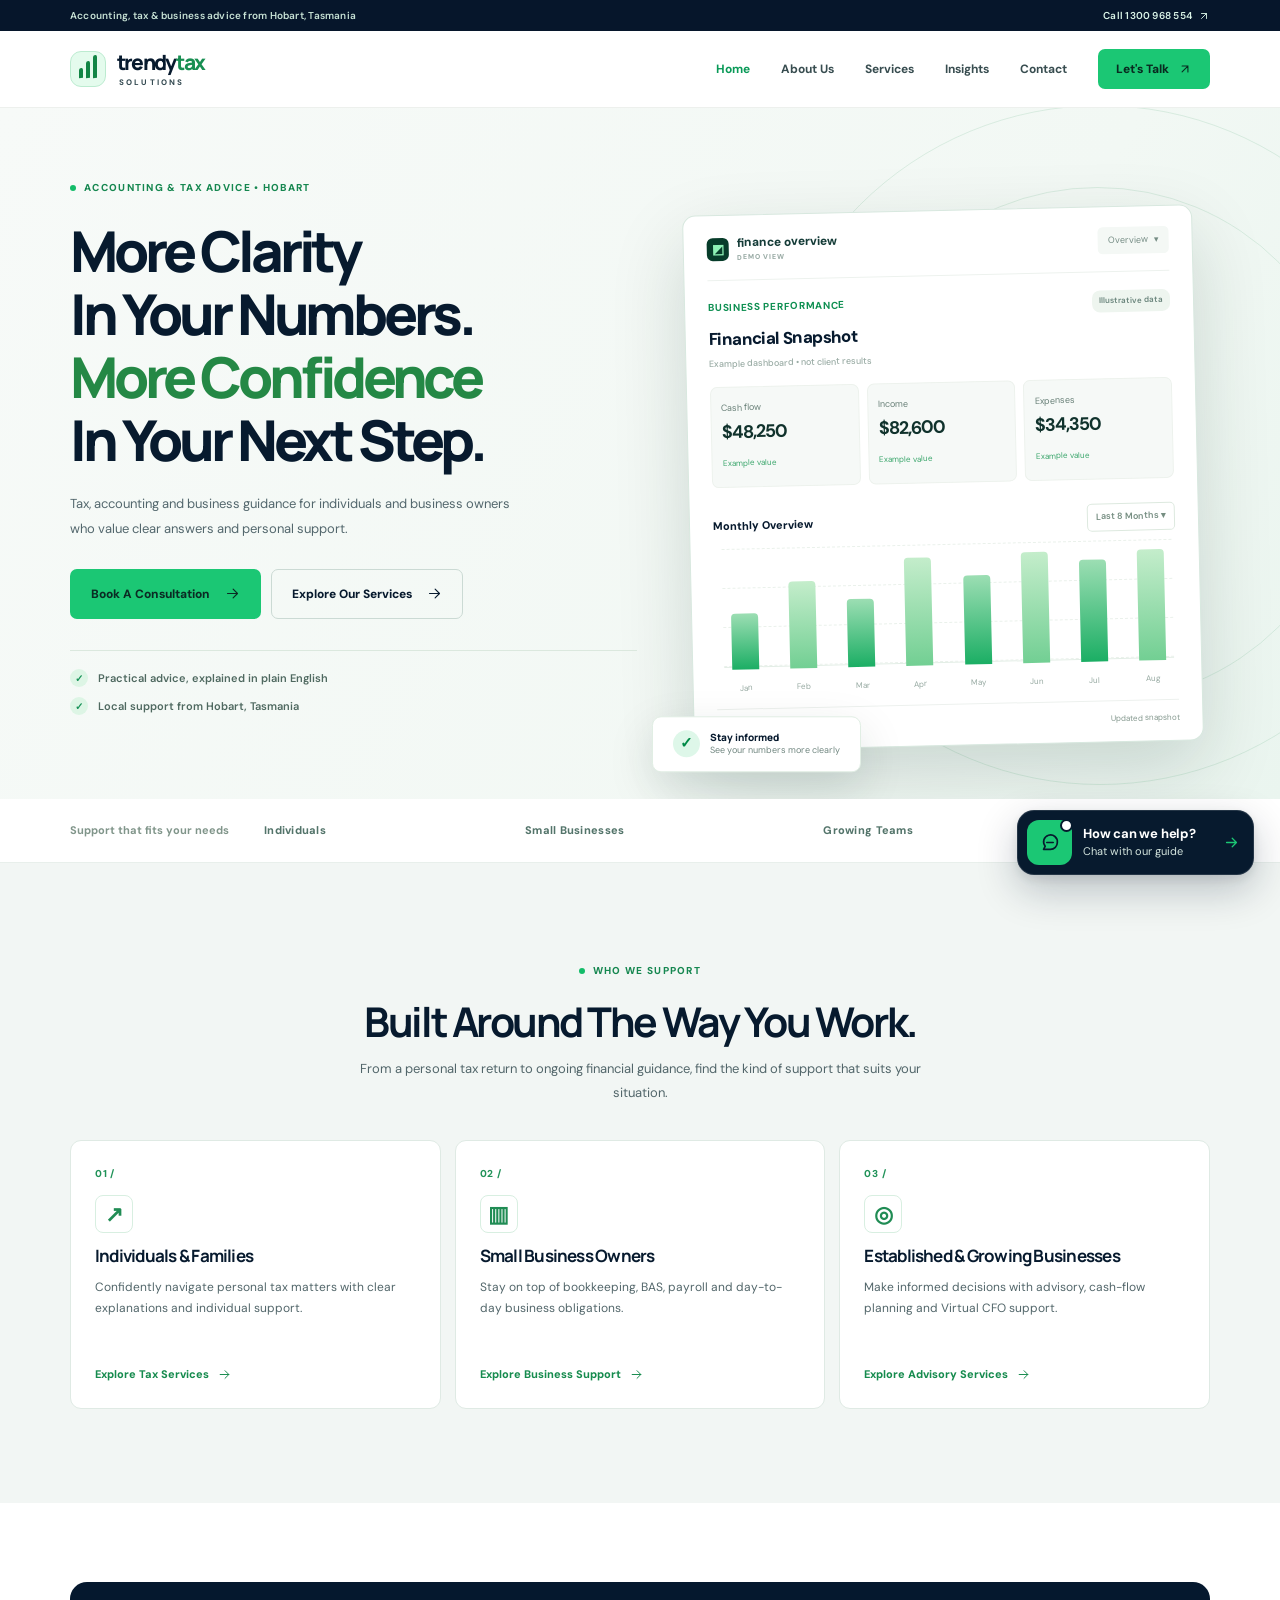
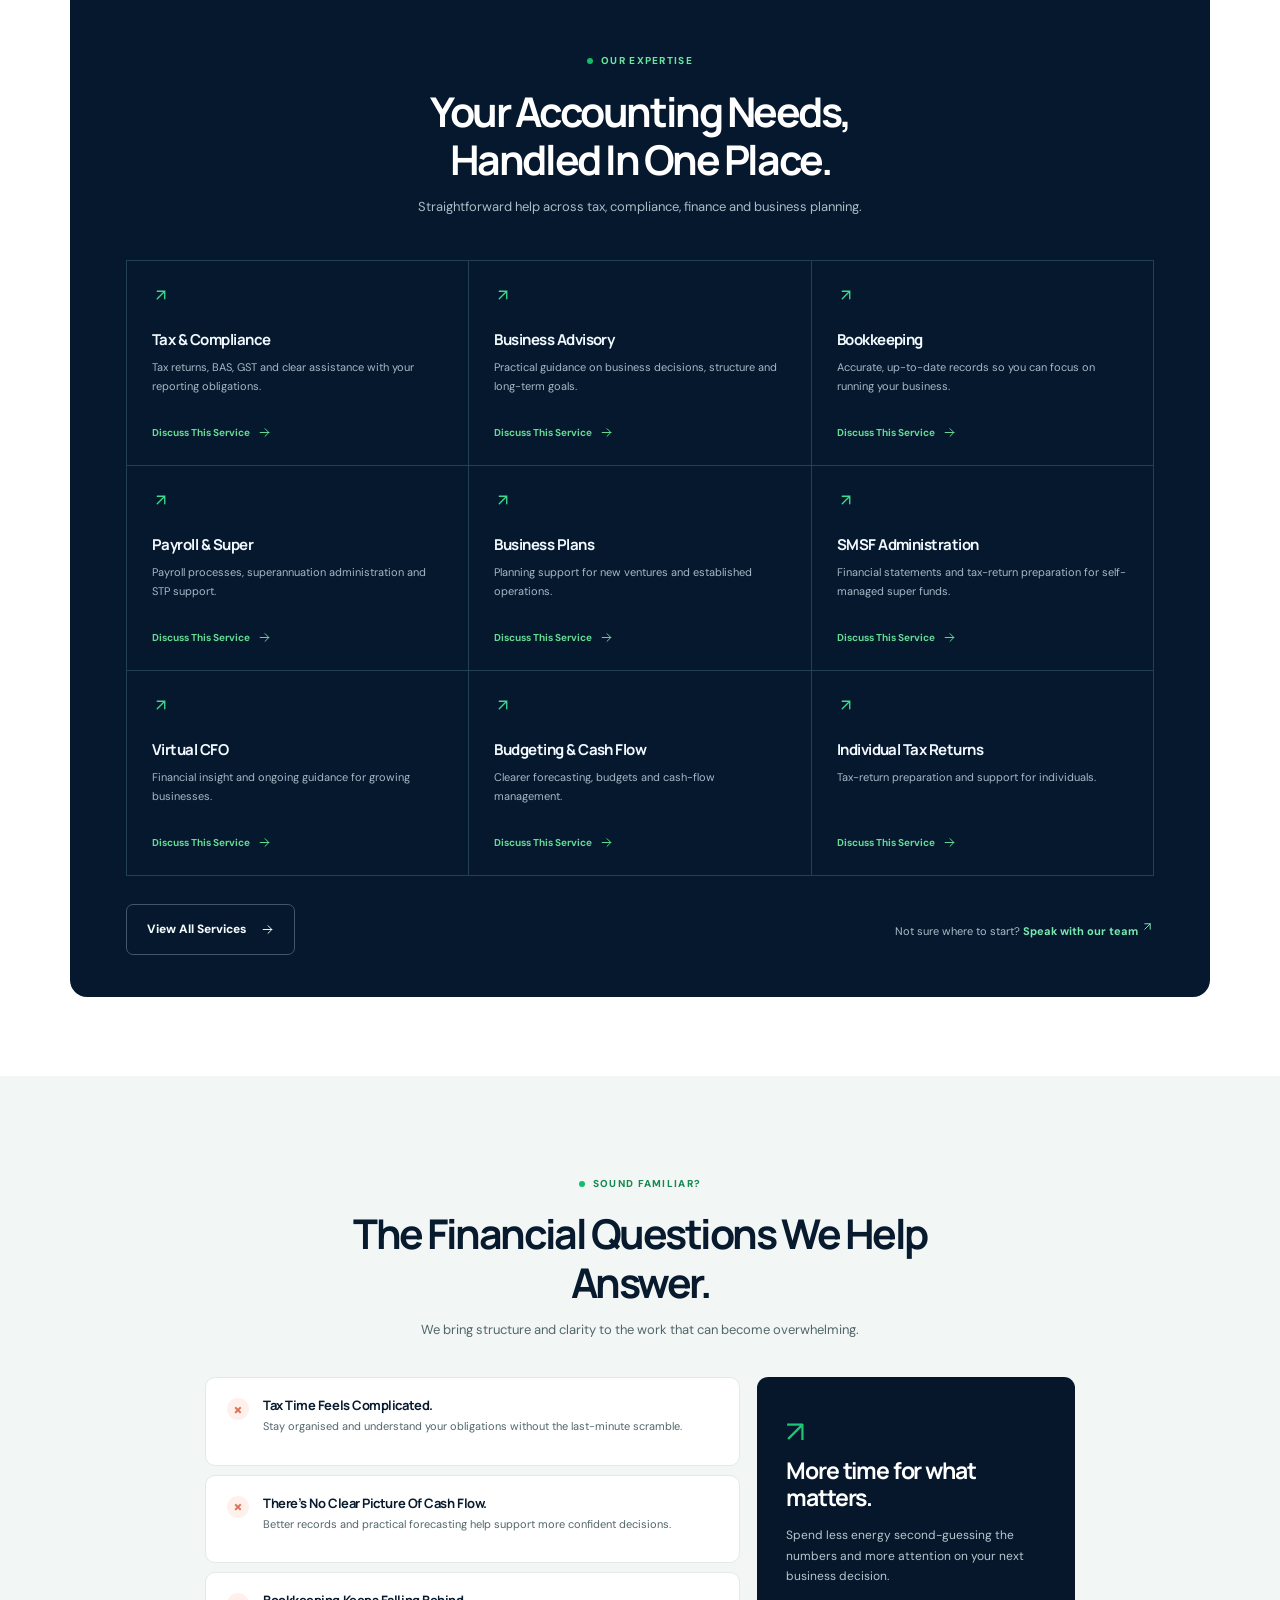
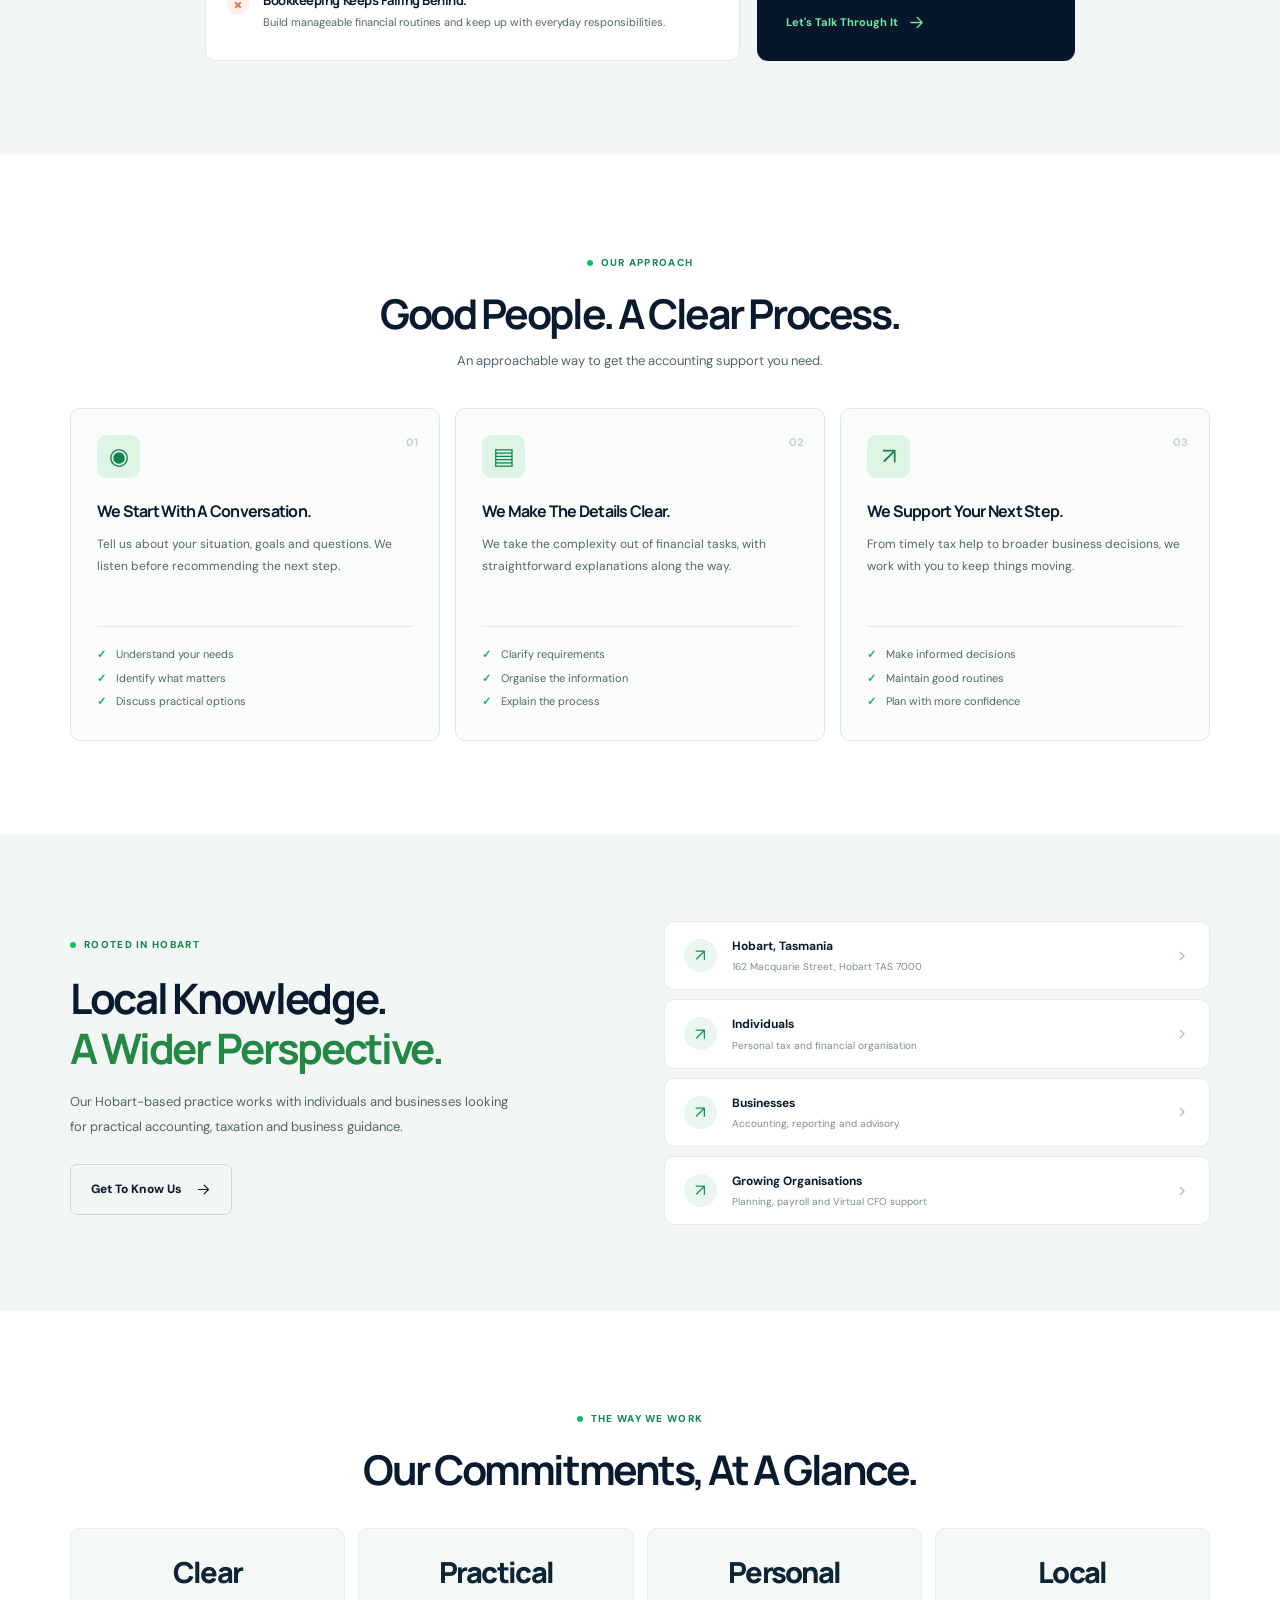
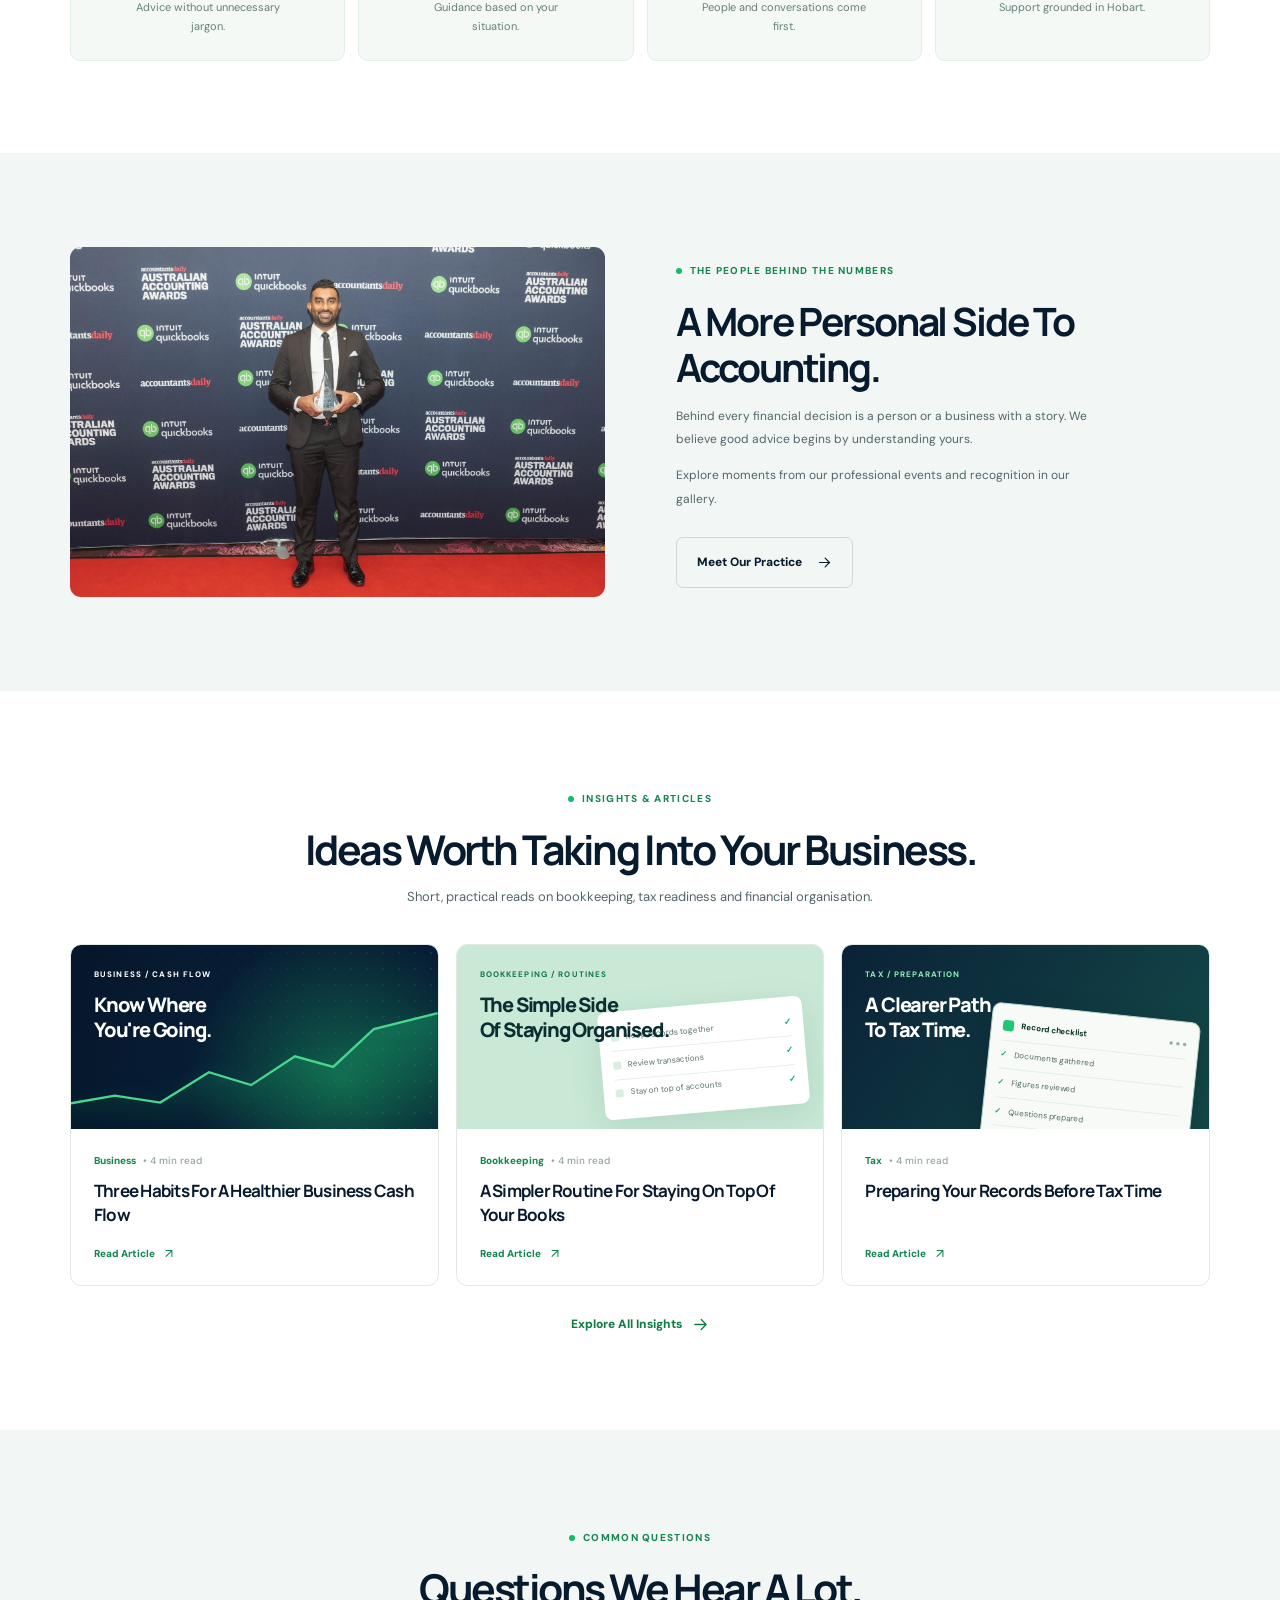
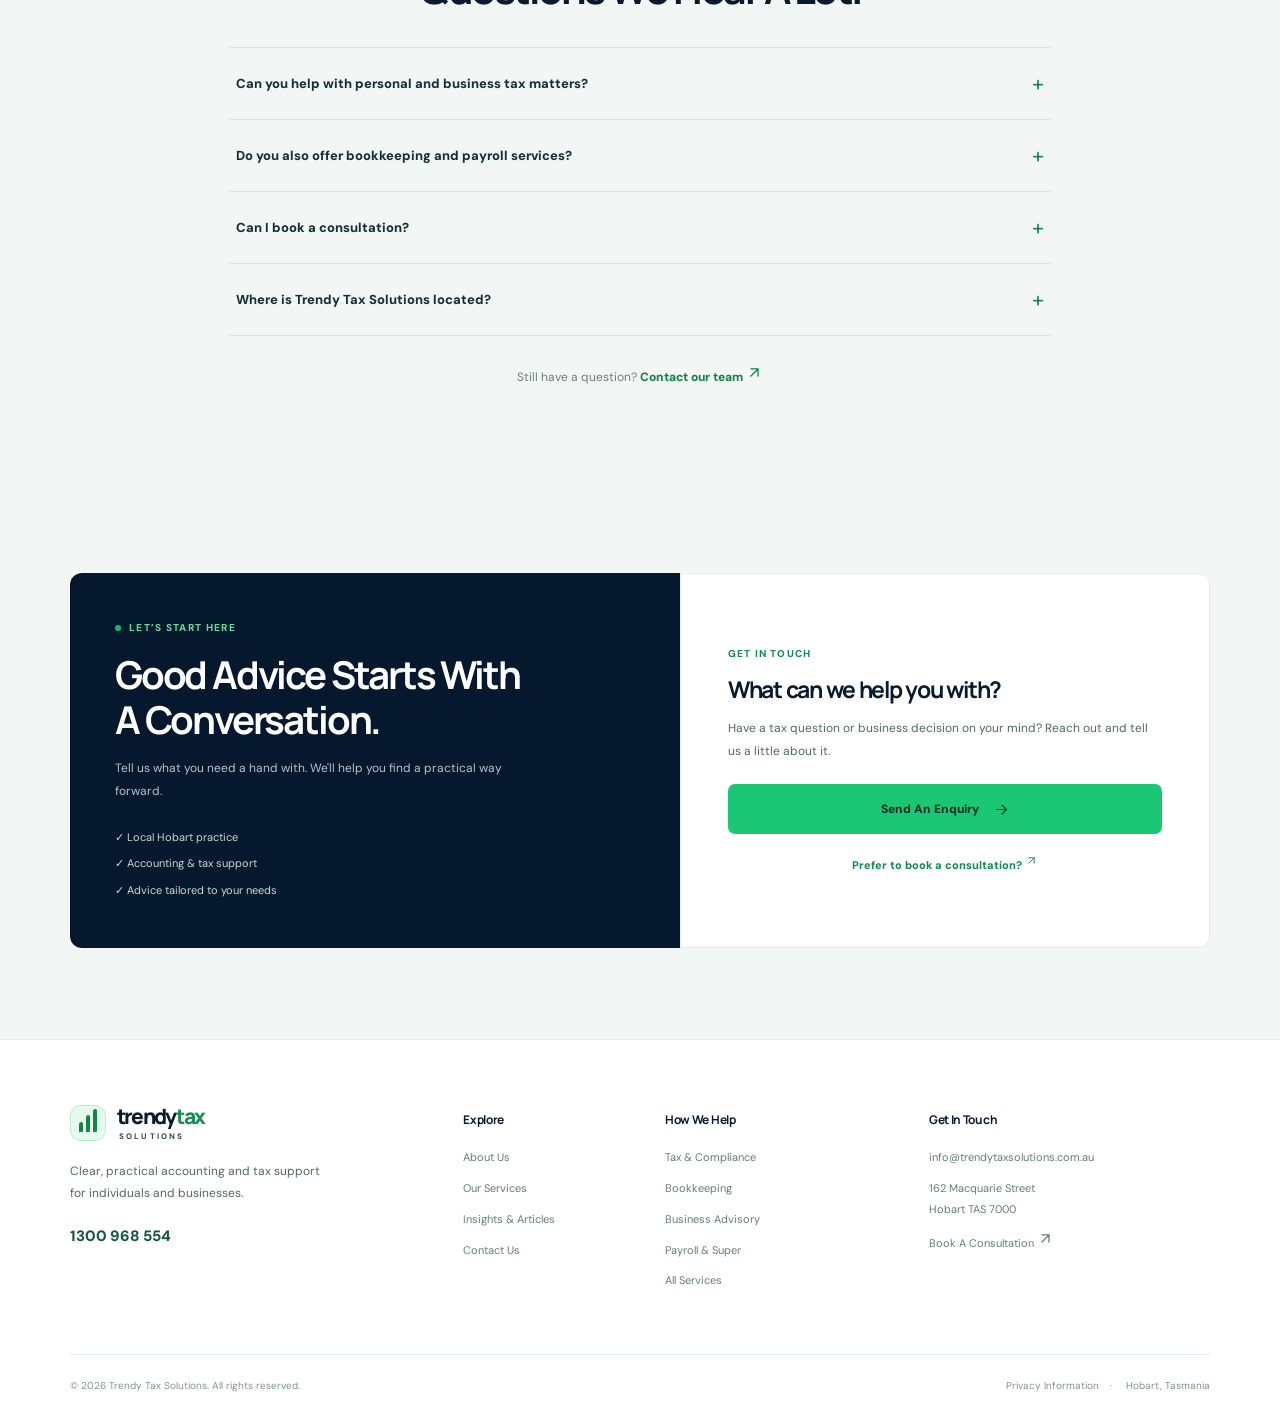
<file: index.html>
<!doctype html><html lang="en-AU"><head><meta charset="utf-8"><meta name="viewport" content="width=device-width, initial-scale=1"><meta name="theme-color" content="#f2f6f4"><meta name="description" content="Accounting, tax and business advisory support for individuals and businesses in Hobart, Tasmania."><meta property="og:type" content="website"><meta property="og:title" content="Trendy Tax Solutions | Hobart Accounting &amp; Tax Advice"><meta property="og:description" content="Accounting, tax and business advisory support for individuals and businesses in Hobart, Tasmania."><link rel="icon" type="image/png" href="assets/img/brand-mark.png"><link rel="stylesheet" href="assets/css/style.css"><title>Trendy Tax Solutions | Hobart Accounting &amp; Tax Advice</title><link rel="stylesheet" href="assets/css/chatbot.css"></head><body><a class="skip-link" href="#main">Skip to content</a><div class="utility-bar"><div class="wrap"><span>Accounting, tax &amp; business advice from Hobart, Tasmania</span><a href="tel:1300968554">Call 1300 968 554 <svg aria-hidden="true" viewBox="0 0 24 24" width="17" height="17" fill="none" stroke="currentColor" stroke-width="1.8" stroke-linecap="round"><path d="M7 17 17 7M7 7h10v10"/></svg></a></div></div><header class="site-header" id="site-header"><div class="wrap nav-wrap"><a class="wordmark" href="index.html" aria-label="Trendy Tax Solutions home"><span class="wordmark-symbol" aria-hidden="true"><span></span><span></span><span></span></span><span class="wordmark-name">trendy<span>tax</span><small>SOLUTIONS</small></span></a><button class="menu-button" type="button" aria-label="Open navigation" aria-expanded="false" aria-controls="main-navigation"><span></span><span></span><span></span></button><nav id="main-navigation" class="main-navigation" aria-label="Primary navigation"><a class="current" href="index.html">Home</a><a class="" href="about.html">About Us</a><a class="" href="services.html">Services</a><a class="" href="insights.html">Insights</a><a class="" href="contact.html">Contact</a><a class="header-contact" href="contact.html">Let's Talk <svg aria-hidden="true" viewBox="0 0 24 24" width="17" height="17" fill="none" stroke="currentColor" stroke-width="1.8" stroke-linecap="round"><path d="M7 17 17 7M7 7h10v10"/></svg></a></nav></div></header><main id="main"><section class="hero"><div class="wrap hero-grid"><div class="hero-copy"><span class="kicker"><span class="dot"></span>ACCOUNTING & TAX ADVICE • HOBART</span><h1>More Clarity<br>In Your Numbers.<br><span>More Confidence</span><br>In Your Next Step.</h1><p>Tax, accounting and business guidance for individuals and business owners who value clear answers and personal support.</p><div class="hero-buttons"><a class="btn btn-green" href="https://www.trendytaxsolutions.com.au/book-online" target="_blank" rel="noopener noreferrer">Book A Consultation<svg aria-hidden="true" viewBox="0 0 24 24" width="17" height="17" fill="none" stroke="currentColor" stroke-width="1.8" stroke-linecap="round" stroke-linejoin="round"><path d="M4 12h16m-7-7 7 7-7 7"/></svg></a><a class="btn btn-outline" href="services.html">Explore Our Services<svg aria-hidden="true" viewBox="0 0 24 24" width="17" height="17" fill="none" stroke="currentColor" stroke-width="1.8" stroke-linecap="round" stroke-linejoin="round"><path d="M4 12h16m-7-7 7 7-7 7"/></svg></a></div><div class="hero-detail"><div class="hero-detail-line"><span class="mini-mark">✓</span><span>Practical advice, explained in plain English</span></div><div class="hero-detail-line"><span class="mini-mark">✓</span><span>Local support from Hobart, Tasmania</span></div></div></div><div class="hero-graphic"><div class="orbital orbital-one"></div><div class="orbital orbital-two"></div><div class="chart-offset"><div class="dashboard" aria-label="Illustrative sample financial dashboard"><div class="dash-top"><div class="dash-brand"><span class="dash-square">◩</span><span>finance overview <small>DEMO VIEW</small></span></div><span class="dash-menu">Overview &nbsp; ▾</span></div><div class="dash-label">Business Performance <span class="demo-chip">Illustrative data</span></div><div class="dash-period">Financial Snapshot <small>Example dashboard • not client results</small></div><div class="dash-metrics"><div><span>Cash flow</span><strong>$48,250</strong><small>Example value</small></div><div><span>Income</span><strong>$82,600</strong><small>Example value</small></div><div><span>Expenses</span><strong>$34,350</strong><small>Example value</small></div></div><div class="dash-graph-top"><span>Monthly Overview</span><span class="dash-pill">Last 8 Months ▾</span></div><div class="graph-area"><div class="graph-grid"><i></i><i></i><i></i><i></i></div><div class="bars"><div><b style="--h:37%"></b><em>Jan</em></div><div><b style="--h:58%"></b><em>Feb</em></div><div><b style="--h:45%"></b><em>Mar</em></div><div><b style="--h:72%"></b><em>Apr</em></div><div><b style="--h:59%"></b><em>May</em></div><div><b style="--h:83%"></b><em>Jun</em></div><div><b style="--h:68%"></b><em>Jul</em></div><div><b style="--h:91%"></b><em>Aug</em></div></div></div><div class="dash-end"><span><i></i> Example monthly activity</span><span>Updated snapshot</span></div></div><div class="floating-chip"><span class="floating-check">✓</span><div><strong>Stay informed</strong><small>See your numbers more clearly</small></div></div></div></div></div></section>
<section class="coverage-strip"><div class="wrap"><div class="coverage-intro">Support that fits your needs</div><div class="coverage-list"><span>Individuals</span><span>Small Businesses</span><span>Growing Teams</span><span>Business Owners</span></div></div></section>
<section class="audiences-section section-pad"><div class="wrap"><div class="section-heading center"><span class="kicker"><span class="dot"></span>WHO WE SUPPORT</span><h2>Built Around The Way You Work.</h2><p>From a personal tax return to ongoing financial guidance, find the kind of support that suits your situation.</p></div><div class="audience-grid"><a href="services.html" class="audience-card"><span class="number-dot">01 /</span><div class="audience-icon">↗</div><h3>Individuals &amp; Families</h3><p>Confidently navigate personal tax matters with clear explanations and individual support.</p><span class="audience-more">Explore Tax Services <svg aria-hidden="true" viewBox="0 0 24 24" width="17" height="17" fill="none" stroke="currentColor" stroke-width="1.8" stroke-linecap="round" stroke-linejoin="round"><path d="M4 12h16m-7-7 7 7-7 7"/></svg></span></a><a href="services.html" class="audience-card"><span class="number-dot">02 /</span><div class="audience-icon">▥</div><h3>Small Business Owners</h3><p>Stay on top of bookkeeping, BAS, payroll and day-to-day business obligations.</p><span class="audience-more">Explore Business Support <svg aria-hidden="true" viewBox="0 0 24 24" width="17" height="17" fill="none" stroke="currentColor" stroke-width="1.8" stroke-linecap="round" stroke-linejoin="round"><path d="M4 12h16m-7-7 7 7-7 7"/></svg></span></a><a href="services.html" class="audience-card"><span class="number-dot">03 /</span><div class="audience-icon">◎</div><h3>Established &amp; Growing Businesses</h3><p>Make informed decisions with advisory, cash-flow planning and Virtual CFO support.</p><span class="audience-more">Explore Advisory Services <svg aria-hidden="true" viewBox="0 0 24 24" width="17" height="17" fill="none" stroke="currentColor" stroke-width="1.8" stroke-linecap="round" stroke-linejoin="round"><path d="M4 12h16m-7-7 7 7-7 7"/></svg></span></a></div></div></section>
<section class="services-section" id="our-services"><div class="wrap dark-panel"><div class="section-heading center"><span class="kicker"><span class="dot"></span>OUR EXPERTISE</span><h2>Your Accounting Needs,<br>Handled In One Place.</h2><p>Straightforward help across tax, compliance, finance and business planning.</p></div><div class="service-grid"><a class="service-tile" href="contact.html?service=0"><span class="tile-icon" aria-hidden="true"><svg aria-hidden="true" viewBox="0 0 24 24" width="17" height="17" fill="none" stroke="currentColor" stroke-width="1.8" stroke-linecap="round"><path d="M7 17 17 7M7 7h10v10"/></svg></span><h3>Tax & Compliance</h3><p>Tax returns, BAS, GST and clear assistance with your reporting obligations.</p><span class="tile-link">Discuss This Service <svg aria-hidden="true" viewBox="0 0 24 24" width="17" height="17" fill="none" stroke="currentColor" stroke-width="1.8" stroke-linecap="round" stroke-linejoin="round"><path d="M4 12h16m-7-7 7 7-7 7"/></svg></span></a><a class="service-tile" href="contact.html?service=1"><span class="tile-icon" aria-hidden="true"><svg aria-hidden="true" viewBox="0 0 24 24" width="17" height="17" fill="none" stroke="currentColor" stroke-width="1.8" stroke-linecap="round"><path d="M7 17 17 7M7 7h10v10"/></svg></span><h3>Business Advisory</h3><p>Practical guidance on business decisions, structure and long-term goals.</p><span class="tile-link">Discuss This Service <svg aria-hidden="true" viewBox="0 0 24 24" width="17" height="17" fill="none" stroke="currentColor" stroke-width="1.8" stroke-linecap="round" stroke-linejoin="round"><path d="M4 12h16m-7-7 7 7-7 7"/></svg></span></a><a class="service-tile" href="contact.html?service=2"><span class="tile-icon" aria-hidden="true"><svg aria-hidden="true" viewBox="0 0 24 24" width="17" height="17" fill="none" stroke="currentColor" stroke-width="1.8" stroke-linecap="round"><path d="M7 17 17 7M7 7h10v10"/></svg></span><h3>Bookkeeping</h3><p>Accurate, up-to-date records so you can focus on running your business.</p><span class="tile-link">Discuss This Service <svg aria-hidden="true" viewBox="0 0 24 24" width="17" height="17" fill="none" stroke="currentColor" stroke-width="1.8" stroke-linecap="round" stroke-linejoin="round"><path d="M4 12h16m-7-7 7 7-7 7"/></svg></span></a><a class="service-tile" href="contact.html?service=3"><span class="tile-icon" aria-hidden="true"><svg aria-hidden="true" viewBox="0 0 24 24" width="17" height="17" fill="none" stroke="currentColor" stroke-width="1.8" stroke-linecap="round"><path d="M7 17 17 7M7 7h10v10"/></svg></span><h3>Payroll & Super</h3><p>Payroll processes, superannuation administration and STP support.</p><span class="tile-link">Discuss This Service <svg aria-hidden="true" viewBox="0 0 24 24" width="17" height="17" fill="none" stroke="currentColor" stroke-width="1.8" stroke-linecap="round" stroke-linejoin="round"><path d="M4 12h16m-7-7 7 7-7 7"/></svg></span></a><a class="service-tile" href="contact.html?service=4"><span class="tile-icon" aria-hidden="true"><svg aria-hidden="true" viewBox="0 0 24 24" width="17" height="17" fill="none" stroke="currentColor" stroke-width="1.8" stroke-linecap="round"><path d="M7 17 17 7M7 7h10v10"/></svg></span><h3>Business Plans</h3><p>Planning support for new ventures and established operations.</p><span class="tile-link">Discuss This Service <svg aria-hidden="true" viewBox="0 0 24 24" width="17" height="17" fill="none" stroke="currentColor" stroke-width="1.8" stroke-linecap="round" stroke-linejoin="round"><path d="M4 12h16m-7-7 7 7-7 7"/></svg></span></a><a class="service-tile" href="contact.html?service=5"><span class="tile-icon" aria-hidden="true"><svg aria-hidden="true" viewBox="0 0 24 24" width="17" height="17" fill="none" stroke="currentColor" stroke-width="1.8" stroke-linecap="round"><path d="M7 17 17 7M7 7h10v10"/></svg></span><h3>SMSF Administration</h3><p>Financial statements and tax-return preparation for self-managed super funds.</p><span class="tile-link">Discuss This Service <svg aria-hidden="true" viewBox="0 0 24 24" width="17" height="17" fill="none" stroke="currentColor" stroke-width="1.8" stroke-linecap="round" stroke-linejoin="round"><path d="M4 12h16m-7-7 7 7-7 7"/></svg></span></a><a class="service-tile" href="contact.html?service=6"><span class="tile-icon" aria-hidden="true"><svg aria-hidden="true" viewBox="0 0 24 24" width="17" height="17" fill="none" stroke="currentColor" stroke-width="1.8" stroke-linecap="round"><path d="M7 17 17 7M7 7h10v10"/></svg></span><h3>Virtual CFO</h3><p>Financial insight and ongoing guidance for growing businesses.</p><span class="tile-link">Discuss This Service <svg aria-hidden="true" viewBox="0 0 24 24" width="17" height="17" fill="none" stroke="currentColor" stroke-width="1.8" stroke-linecap="round" stroke-linejoin="round"><path d="M4 12h16m-7-7 7 7-7 7"/></svg></span></a><a class="service-tile" href="contact.html?service=7"><span class="tile-icon" aria-hidden="true"><svg aria-hidden="true" viewBox="0 0 24 24" width="17" height="17" fill="none" stroke="currentColor" stroke-width="1.8" stroke-linecap="round"><path d="M7 17 17 7M7 7h10v10"/></svg></span><h3>Budgeting & Cash Flow</h3><p>Clearer forecasting, budgets and cash-flow management.</p><span class="tile-link">Discuss This Service <svg aria-hidden="true" viewBox="0 0 24 24" width="17" height="17" fill="none" stroke="currentColor" stroke-width="1.8" stroke-linecap="round" stroke-linejoin="round"><path d="M4 12h16m-7-7 7 7-7 7"/></svg></span></a><a class="service-tile" href="contact.html?service=8"><span class="tile-icon" aria-hidden="true"><svg aria-hidden="true" viewBox="0 0 24 24" width="17" height="17" fill="none" stroke="currentColor" stroke-width="1.8" stroke-linecap="round"><path d="M7 17 17 7M7 7h10v10"/></svg></span><h3>Individual Tax Returns</h3><p>Tax-return preparation and support for individuals.</p><span class="tile-link">Discuss This Service <svg aria-hidden="true" viewBox="0 0 24 24" width="17" height="17" fill="none" stroke="currentColor" stroke-width="1.8" stroke-linecap="round" stroke-linejoin="round"><path d="M4 12h16m-7-7 7 7-7 7"/></svg></span></a></div><div class="services-bottom"><a class="btn btn-outline-light" href="services.html">View All Services<svg aria-hidden="true" viewBox="0 0 24 24" width="17" height="17" fill="none" stroke="currentColor" stroke-width="1.8" stroke-linecap="round" stroke-linejoin="round"><path d="M4 12h16m-7-7 7 7-7 7"/></svg></a><span>Not sure where to start? <a href="contact.html">Speak with our team <svg aria-hidden="true" viewBox="0 0 24 24" width="17" height="17" fill="none" stroke="currentColor" stroke-width="1.8" stroke-linecap="round"><path d="M7 17 17 7M7 7h10v10"/></svg></a></span></div></div></section>
<section class="problems-section section-pad soft-section"><div class="wrap"><div class="section-heading center"><span class="kicker"><span class="dot"></span>SOUND FAMILIAR?</span><h2>The Financial Questions We Help Answer.</h2><p>We bring structure and clarity to the work that can become overwhelming.</p></div><div class="problems-grid"><div class="problem-list"><div class="problem"><span class="problem-cross">×</span><div><h3>Tax Time Feels Complicated.</h3><p>Stay organised and understand your obligations without the last-minute scramble.</p></div></div><div class="problem"><span class="problem-cross">×</span><div><h3>There’s No Clear Picture Of Cash Flow.</h3><p>Better records and practical forecasting help support more confident decisions.</p></div></div><div class="problem"><span class="problem-cross">×</span><div><h3>Bookkeeping Keeps Falling Behind.</h3><p>Build manageable financial routines and keep up with everyday responsibilities.</p></div></div></div><aside class="problem-aside"><span class="aside-symbol">↗</span><h3>More time for what matters.</h3><p>Spend less energy second-guessing the numbers and more attention on your next business decision.</p><a href="contact.html">Let's Talk Through It <svg aria-hidden="true" viewBox="0 0 24 24" width="17" height="17" fill="none" stroke="currentColor" stroke-width="1.8" stroke-linecap="round" stroke-linejoin="round"><path d="M4 12h16m-7-7 7 7-7 7"/></svg></a></aside></div></div></section>
<section class="process-section section-pad"><div class="wrap"><div class="section-heading center"><span class="kicker"><span class="dot"></span>OUR APPROACH</span><h2>Good People. A Clear Process.</h2><p>An approachable way to get the accounting support you need.</p></div><div class="process-grid"><div class="process-card"><span class="process-index">01</span><div class="process-icon">◉</div><h3>We Start With A Conversation.</h3><p>Tell us about your situation, goals and questions. We listen before recommending the next step.</p><ul><li>Understand your needs</li><li>Identify what matters</li><li>Discuss practical options</li></ul></div><div class="process-card"><span class="process-index">02</span><div class="process-icon">▤</div><h3>We Make The Details Clear.</h3><p>We take the complexity out of financial tasks, with straightforward explanations along the way.</p><ul><li>Clarify requirements</li><li>Organise the information</li><li>Explain the process</li></ul></div><div class="process-card"><span class="process-index">03</span><div class="process-icon">↗</div><h3>We Support Your Next Step.</h3><p>From timely tax help to broader business decisions, we work with you to keep things moving.</p><ul><li>Make informed decisions</li><li>Maintain good routines</li><li>Plan with more confidence</li></ul></div></div></div></section>
<section class="local-section soft-section"><div class="wrap local-grid"><div><span class="kicker"><span class="dot"></span>ROOTED IN HOBART</span><h2>Local Knowledge.<br><span>A Wider Perspective.</span></h2><p>Our Hobart-based practice works with individuals and businesses looking for practical accounting, taxation and business guidance.</p><a class="btn btn-outline" href="about.html">Get To Know Us<svg aria-hidden="true" viewBox="0 0 24 24" width="17" height="17" fill="none" stroke="currentColor" stroke-width="1.8" stroke-linecap="round" stroke-linejoin="round"><path d="M4 12h16m-7-7 7 7-7 7"/></svg></a></div><div class="local-places"><div><span class="location-pin">↗</span><span><strong>Hobart, Tasmania</strong><small>162 Macquarie Street, Hobart TAS 7000</small></span><svg aria-hidden="true" width="16" height="16" viewBox="0 0 24 24" fill="none" stroke="currentColor" stroke-width="2"><path d="m9 18 6-6-6-6"/></svg></div><div><span class="location-pin">↗</span><span><strong>Individuals</strong><small>Personal tax and financial organisation</small></span><svg aria-hidden="true" width="16" height="16" viewBox="0 0 24 24" fill="none" stroke="currentColor" stroke-width="2"><path d="m9 18 6-6-6-6"/></svg></div><div><span class="location-pin">↗</span><span><strong>Businesses</strong><small>Accounting, reporting and advisory</small></span><svg aria-hidden="true" width="16" height="16" viewBox="0 0 24 24" fill="none" stroke="currentColor" stroke-width="2"><path d="m9 18 6-6-6-6"/></svg></div><div><span class="location-pin">↗</span><span><strong>Growing Organisations</strong><small>Planning, payroll and Virtual CFO support</small></span><svg aria-hidden="true" width="16" height="16" viewBox="0 0 24 24" fill="none" stroke="currentColor" stroke-width="2"><path d="m9 18 6-6-6-6"/></svg></div></div></div></section>
<section class="principles-section section-pad"><div class="wrap"><div class="section-heading center"><span class="kicker"><span class="dot"></span>THE WAY WE WORK</span><h2>Our Commitments, At A Glance.</h2></div><div class="principles-grid"><div><strong>Clear</strong><span>Advice without unnecessary jargon.</span></div><div><strong>Practical</strong><span>Guidance based on your situation.</span></div><div><strong>Personal</strong><span>People and conversations come first.</span></div><div><strong>Local</strong><span>Support grounded in Hobart.</span></div></div></div></section>
<section class="team-teaser soft-section section-pad"><div class="wrap team-teaser-grid"><div class="team-teaser-image"><img src="assets/img/about-gallery/australian-accounting-awards.jpg" alt="Trendy Tax Solutions representative photographed at the Australian Accounting Awards" class="" loading="lazy" decoding="async"></div><div><span class="kicker"><span class="dot"></span>THE PEOPLE BEHIND THE NUMBERS</span><h2>A More Personal Side To Accounting.</h2><p>Behind every financial decision is a person or a business with a story. We believe good advice begins by understanding yours.</p><p>Explore moments from our professional events and recognition in our gallery.</p><a class="btn btn-outline" href="about.html">Meet Our Practice<svg aria-hidden="true" viewBox="0 0 24 24" width="17" height="17" fill="none" stroke="currentColor" stroke-width="1.8" stroke-linecap="round" stroke-linejoin="round"><path d="M4 12h16m-7-7 7 7-7 7"/></svg></a></div></div></section>
<section class="resources-section section-pad"><div class="wrap"><div class="section-heading center"><span class="kicker"><span class="dot"></span>INSIGHTS & ARTICLES</span><h2>Ideas Worth Taking Into Your Business.</h2><p>Short, practical reads on bookkeeping, tax readiness and financial organisation.</p></div><div class="resource-grid"><a class="article-card" href="insights/cash-flow.html"><div class="article-img"><div class="editorial-art art-cash"><div class="editorial-art-grain"></div><span class="art-small">BUSINESS / CASH FLOW</span><strong>Know Where<br>You're Going.</strong><svg viewBox="0 0 460 170" aria-hidden="true" preserveAspectRatio="none"><defs><linearGradient id="rise" x1="0" y1="1" x2="0" y2="0"><stop offset="0" stop-color="#18b75c" stop-opacity="0"/><stop offset="1" stop-color="#21da83" stop-opacity=".3"/></linearGradient></defs><path d="M0 158 L0 135 55 125 112 134 173 94 226 111 281 73 329 87 380 37 460 16 460 170 0 170z" fill="url(#rise)"/><path d="M0 135 55 125 112 134 173 94 226 111 281 73 329 87 380 37 460 16" fill="none" stroke="#48d78d" stroke-width="3"/></svg></div></div><div class="article-content-card"><span class="article-category">Business <span>• 4 min read</span></span><h3>Three Habits For A Healthier Business Cash Flow</h3><span class="article-more">Read Article <svg aria-hidden="true" viewBox="0 0 24 24" width="17" height="17" fill="none" stroke="currentColor" stroke-width="1.8" stroke-linecap="round"><path d="M7 17 17 7M7 7h10v10"/></svg></span></div></a><a class="article-card" href="insights/bookkeeping.html"><div class="article-img"><div class="editorial-art art-books"><span class="art-small">BOOKKEEPING / ROUTINES</span><strong>The Simple Side<br>Of Staying Organised.</strong><div class="art-ledger"><div><i></i><span>Keep records together</span><b>✓</b></div><div><i></i><span>Review transactions</span><b>✓</b></div><div><i></i><span>Stay on top of accounts</span><b>✓</b></div></div></div></div><div class="article-content-card"><span class="article-category">Bookkeeping <span>• 4 min read</span></span><h3>A Simpler Routine For Staying On Top Of Your Books</h3><span class="article-more">Read Article <svg aria-hidden="true" viewBox="0 0 24 24" width="17" height="17" fill="none" stroke="currentColor" stroke-width="1.8" stroke-linecap="round"><path d="M7 17 17 7M7 7h10v10"/></svg></span></div></a><a class="article-card" href="insights/tax-readiness.html"><div class="article-img"><div class="editorial-art art-tax"><span class="art-small">TAX / PREPARATION</span><strong>A Clearer Path<br>To Tax Time.</strong><div class="art-tax-sheet"><div class="sheet-head"><i></i><span>Record checklist</span><b>● ● ●</b></div><div><em>✓</em><span>Documents gathered</span></div><div><em>✓</em><span>Figures reviewed</span></div><div><em>✓</em><span>Questions prepared</span></div></div></div></div><div class="article-content-card"><span class="article-category">Tax <span>• 4 min read</span></span><h3>Preparing Your Records Before Tax Time</h3><span class="article-more">Read Article <svg aria-hidden="true" viewBox="0 0 24 24" width="17" height="17" fill="none" stroke="currentColor" stroke-width="1.8" stroke-linecap="round"><path d="M7 17 17 7M7 7h10v10"/></svg></span></div></a></div><div class="section-foot-link"><a href="insights.html">Explore All Insights <svg aria-hidden="true" viewBox="0 0 24 24" width="17" height="17" fill="none" stroke="currentColor" stroke-width="1.8" stroke-linecap="round" stroke-linejoin="round"><path d="M4 12h16m-7-7 7 7-7 7"/></svg></a></div></div></section>
<section class="faq-section soft-section section-pad"><div class="wrap narrow"><div class="section-heading center"><span class="kicker"><span class="dot"></span>COMMON QUESTIONS</span><h2>Questions We Hear A Lot.</h2></div><div class="faq-list"><div class="faq-item"><button type="button" aria-expanded="false" aria-controls="home-faq-1">Can you help with personal and business tax matters?<span>+</span></button><div class="faq-answer" id="home-faq-1">Yes. Our services include individual tax returns, tax compliance and a range of business accounting support. Contact us to discuss your specific requirements.</div></div><div class="faq-item"><button type="button" aria-expanded="false" aria-controls="home-faq-2">Do you also offer bookkeeping and payroll services?<span>+</span></button><div class="faq-answer" id="home-faq-2">Our listed services include bookkeeping, payroll and superannuation support, along with reporting and advisory services.</div></div><div class="faq-item"><button type="button" aria-expanded="false" aria-controls="home-faq-3">Can I book a consultation?<span>+</span></button><div class="faq-answer" id="home-faq-3">You can use our Book A Consultation link or contact the Hobart practice directly by phone or email.</div></div><div class="faq-item"><button type="button" aria-expanded="false" aria-controls="home-faq-4">Where is Trendy Tax Solutions located?<span>+</span></button><div class="faq-answer" id="home-faq-4">Our address is 162 Macquarie Street, Hobart TAS 7000. Please confirm availability before visiting.</div></div></div><div class="faq-after">Still have a question? <a href="contact.html">Contact our team <svg aria-hidden="true" viewBox="0 0 24 24" width="17" height="17" fill="none" stroke="currentColor" stroke-width="1.8" stroke-linecap="round"><path d="M7 17 17 7M7 7h10v10"/></svg></a></div></div></section><section class="closing-section"><div class="wrap closing-grid"><div><span class="kicker"><span class="dot"></span>LET’S START HERE</span><h2>Good Advice Starts With<br>A Conversation.</h2><p>Tell us what you need a hand with. We'll help you find a practical way forward.</p><div class="closing-points"><span>✓ Local Hobart practice</span><span>✓ Accounting &amp; tax support</span><span>✓ Advice tailored to your needs</span></div></div><div class="closing-card"><span class="small-label">GET IN TOUCH</span><h3>What can we help you with?</h3><p>Have a tax question or business decision on your mind? Reach out and tell us a little about it.</p><a class="btn btn-primary" href="contact.html">Send An Enquiry<svg aria-hidden="true" viewBox="0 0 24 24" width="17" height="17" fill="none" stroke="currentColor" stroke-width="1.8" stroke-linecap="round" stroke-linejoin="round"><path d="M4 12h16m-7-7 7 7-7 7"/></svg></a><a href="https://www.trendytaxsolutions.com.au/book-online" target="_blank" rel="noopener noreferrer" class="plain-link">Prefer to book a consultation? <svg aria-hidden="true" viewBox="0 0 24 24" width="17" height="17" fill="none" stroke="currentColor" stroke-width="1.8" stroke-linecap="round"><path d="M7 17 17 7M7 7h10v10"/></svg></a></div></div></section></main><footer class="site-footer"><div class="wrap footer-columns"><div class="footer-brand"><a class="wordmark" href="index.html" aria-label="Trendy Tax Solutions home"><span class="wordmark-symbol" aria-hidden="true"><span></span><span></span><span></span></span><span class="wordmark-name">trendy<span>tax</span><small>SOLUTIONS</small></span></a><p>Clear, practical accounting and tax support for individuals and businesses.</p><a class="footer-phone" href="tel:1300968554">1300 968 554</a></div><div><h4>Explore</h4><a href="about.html">About Us</a><a href="services.html">Our Services</a><a href="insights.html">Insights &amp; Articles</a><a href="contact.html">Contact Us</a></div><div><h4>How We Help</h4><a href="services.html">Tax &amp; Compliance</a><a href="services.html">Bookkeeping</a><a href="services.html">Business Advisory</a><a href="services.html">Payroll &amp; Super</a><a href="services.html">All Services</a></div><div><h4>Get In Touch</h4><a href="mailto:info@trendytaxsolutions.com.au">info@trendytaxsolutions.com.au</a><span>162 Macquarie Street<br>Hobart TAS 7000</span><a href="https://www.trendytaxsolutions.com.au/book-online" target="_blank" rel="noopener noreferrer">Book A Consultation <svg aria-hidden="true" viewBox="0 0 24 24" width="17" height="17" fill="none" stroke="currentColor" stroke-width="1.8" stroke-linecap="round"><path d="M7 17 17 7M7 7h10v10"/></svg></a></div></div><div class="wrap footer-bottom"><span>© <span data-year>2026</span> Trendy Tax Solutions. All rights reserved.</span><span><a href="privacy.html">Privacy Information</a><span class="footer-sep">·</span> Hobart, Tasmania</span></div></footer><script defer src="assets/js/main.js"></script><script defer src="assets/js/chatbot.js" data-chat-theme="fresh"></script></body></html>
</file>
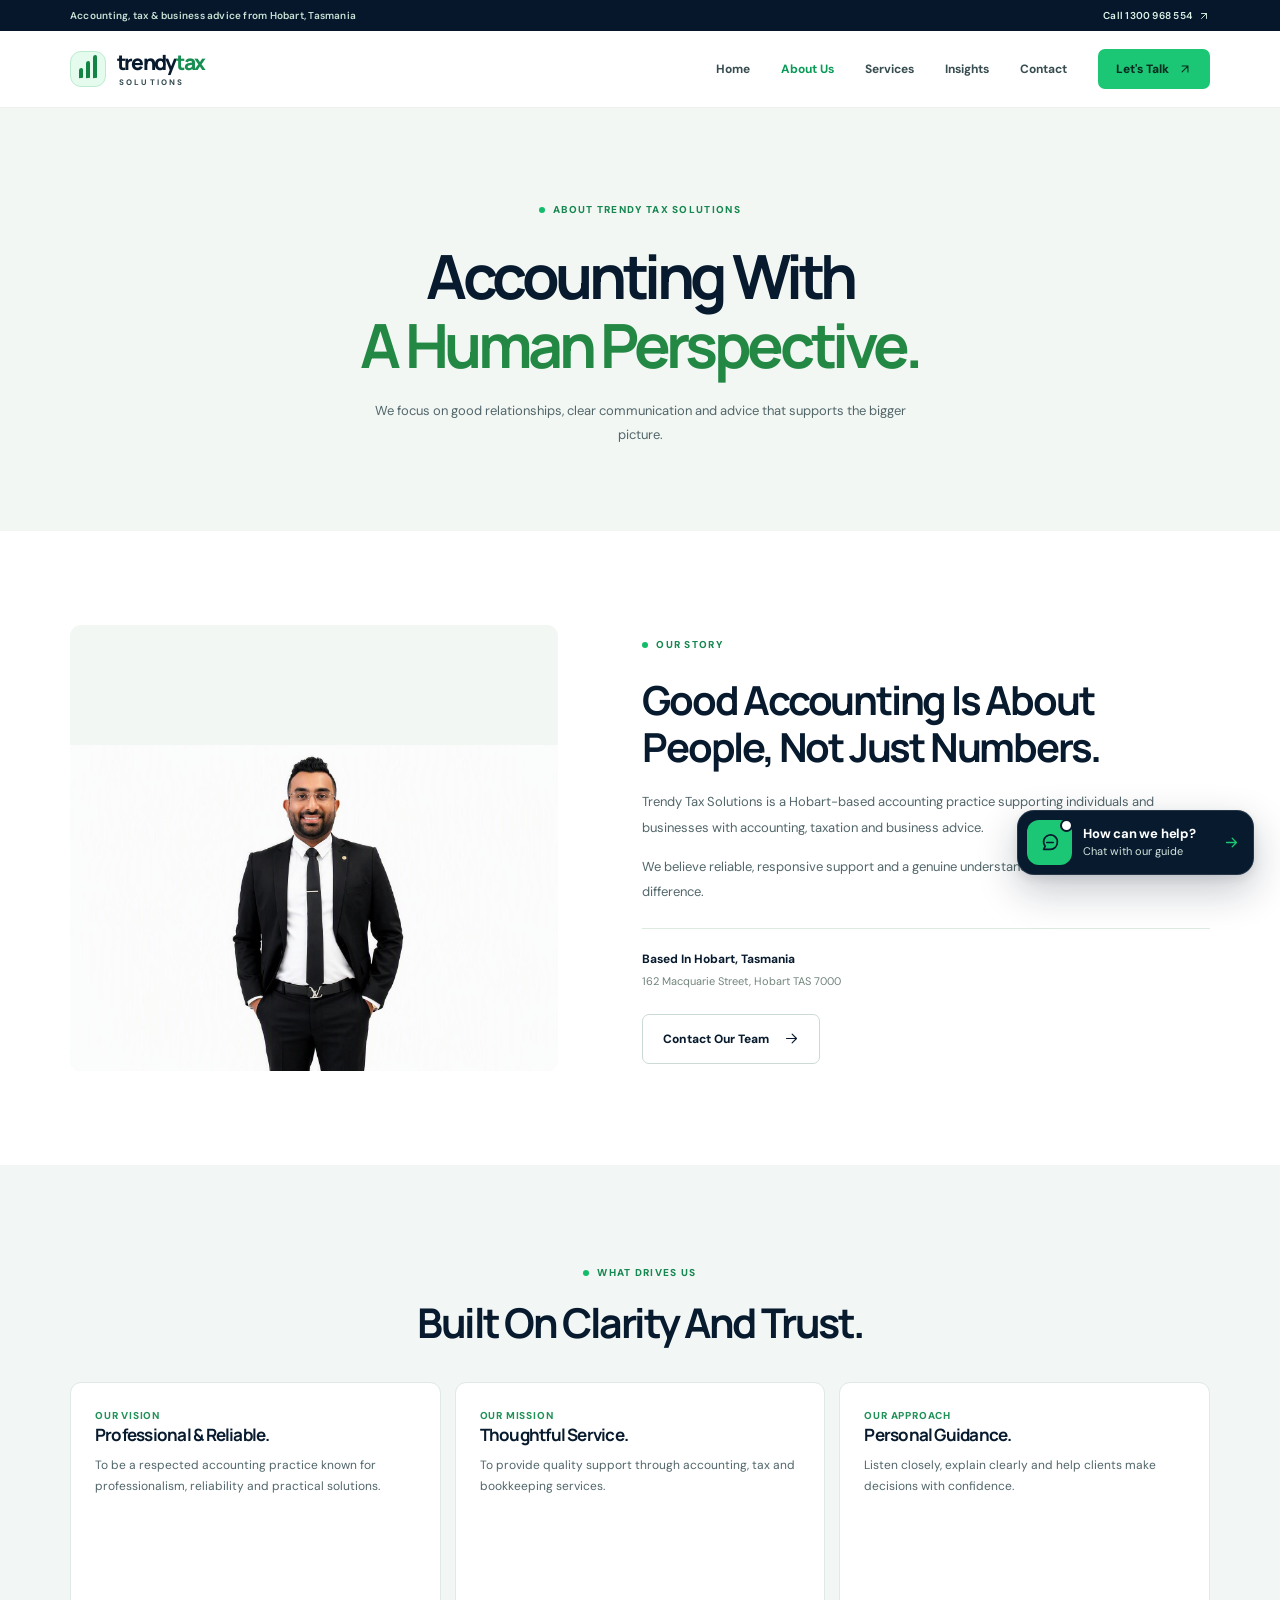
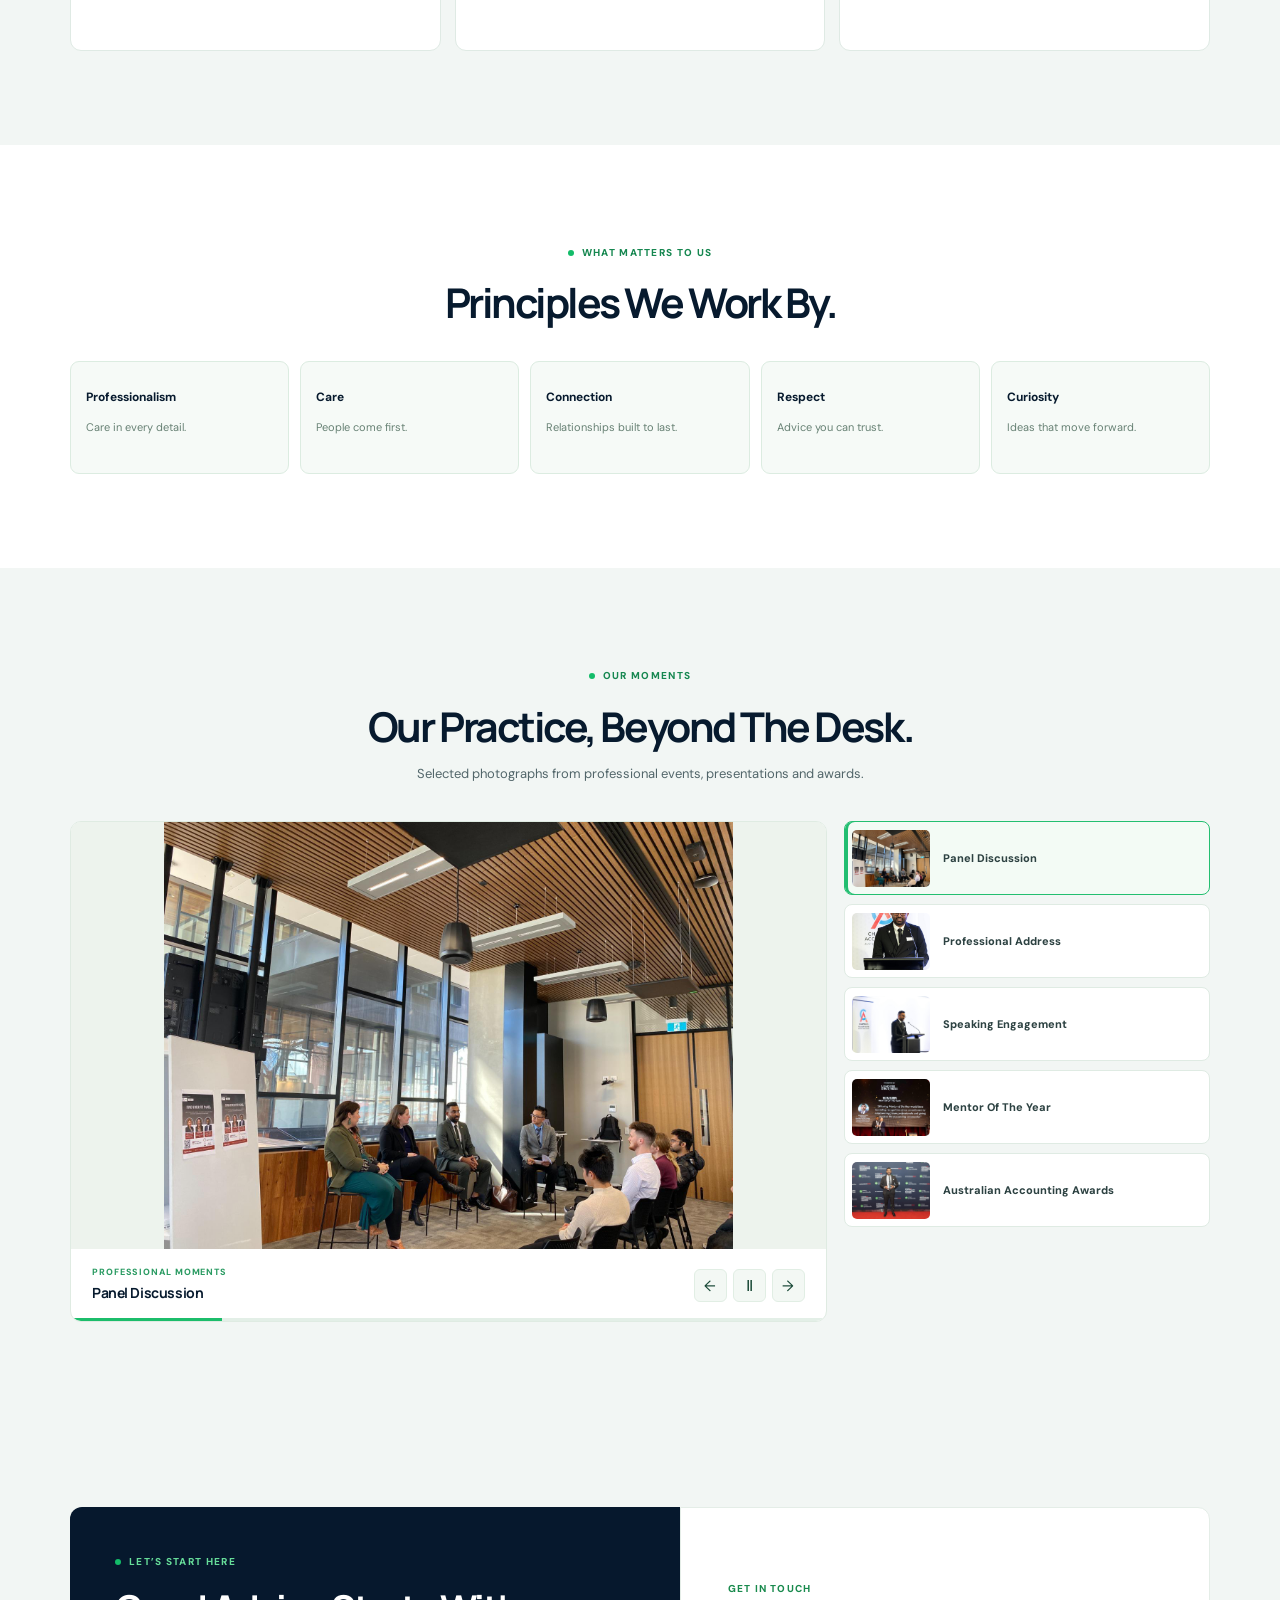
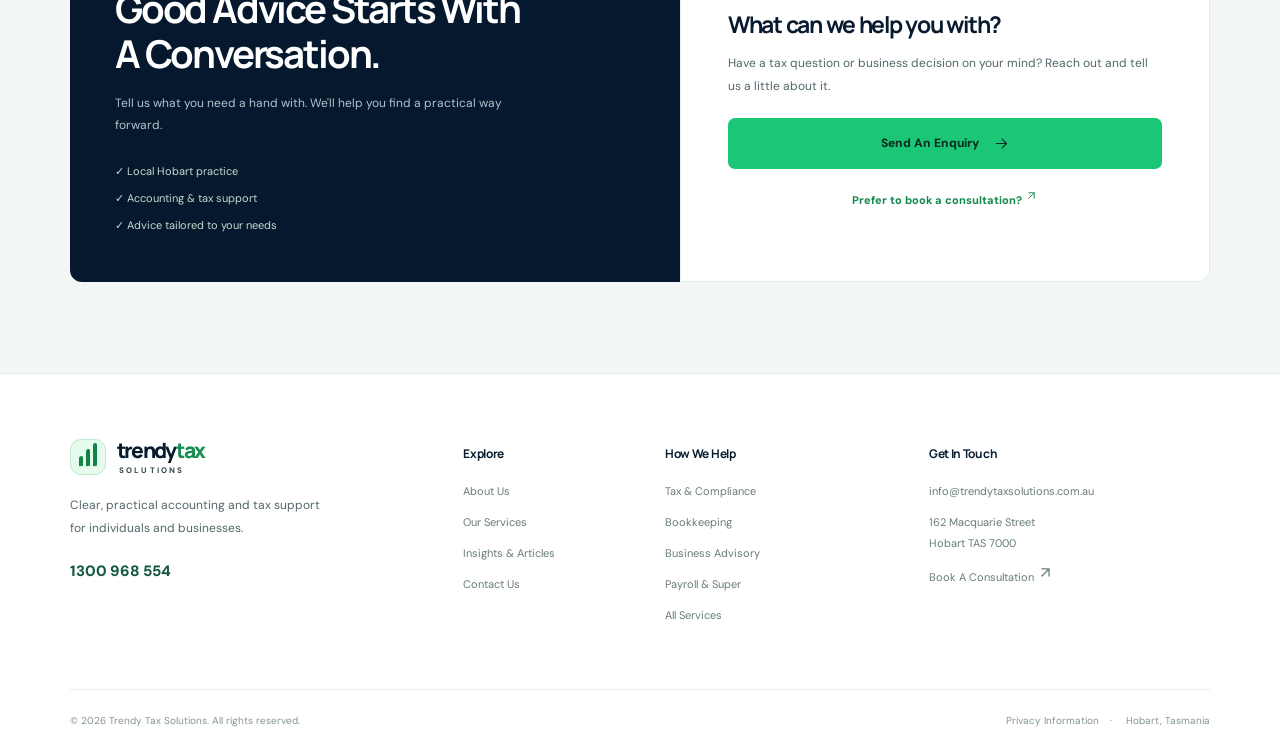
<file: about.html>
<!doctype html><html lang="en-AU"><head><meta charset="utf-8"><meta name="viewport" content="width=device-width, initial-scale=1"><meta name="theme-color" content="#f2f6f4"><meta name="description" content="Meet our Hobart-based accounting practice and browse photographs from events, presentations and awards."><meta property="og:type" content="website"><meta property="og:title" content="About Us | Trendy Tax Solutions"><meta property="og:description" content="Meet our Hobart-based accounting practice and browse photographs from events, presentations and awards."><link rel="icon" type="image/png" href="assets/img/brand-mark.png"><link rel="stylesheet" href="assets/css/style.css"><link rel="stylesheet" href="assets/css/gallery.css"><title>About Us | Trendy Tax Solutions</title><link rel="stylesheet" href="assets/css/chatbot.css"></head><body><a class="skip-link" href="#main">Skip to content</a><div class="utility-bar"><div class="wrap"><span>Accounting, tax &amp; business advice from Hobart, Tasmania</span><a href="tel:1300968554">Call 1300 968 554 <svg aria-hidden="true" viewBox="0 0 24 24" width="17" height="17" fill="none" stroke="currentColor" stroke-width="1.8" stroke-linecap="round"><path d="M7 17 17 7M7 7h10v10"/></svg></a></div></div><header class="site-header" id="site-header"><div class="wrap nav-wrap"><a class="wordmark" href="index.html" aria-label="Trendy Tax Solutions home"><span class="wordmark-symbol" aria-hidden="true"><span></span><span></span><span></span></span><span class="wordmark-name">trendy<span>tax</span><small>SOLUTIONS</small></span></a><button class="menu-button" type="button" aria-label="Open navigation" aria-expanded="false" aria-controls="main-navigation"><span></span><span></span><span></span></button><nav id="main-navigation" class="main-navigation" aria-label="Primary navigation"><a class="" href="index.html">Home</a><a class="current" href="about.html">About Us</a><a class="" href="services.html">Services</a><a class="" href="insights.html">Insights</a><a class="" href="contact.html">Contact</a><a class="header-contact" href="contact.html">Let's Talk <svg aria-hidden="true" viewBox="0 0 24 24" width="17" height="17" fill="none" stroke="currentColor" stroke-width="1.8" stroke-linecap="round"><path d="M7 17 17 7M7 7h10v10"/></svg></a></nav></div></header><main id="main"><section class="subhero"><div class="wrap"><span class="kicker"><span class="dot"></span>ABOUT TRENDY TAX SOLUTIONS</span><h1>Accounting With<br><span>A Human Perspective.</span></h1><p>We focus on good relationships, clear communication and advice that supports the bigger picture.</p></div></section>
<section class="section-pad"><div class="wrap about-story"><div class="about-portrait"><img src="assets/img/team-portrait.jpg" alt="Portrait of the Trendy Tax Solutions representative" class="" loading="lazy" decoding="async"></div><div><span class="kicker"><span class="dot"></span>OUR STORY</span><h2>Good Accounting Is About People, Not Just Numbers.</h2><p>Trendy Tax Solutions is a Hobart-based accounting practice supporting individuals and businesses with accounting, taxation and business advice.</p><p>We believe reliable, responsive support and a genuine understanding of your needs make all the difference.</p><div class="about-contact"><strong>Based In Hobart, Tasmania</strong><span>162 Macquarie Street, Hobart TAS 7000</span></div><a class="btn btn-outline" href="contact.html">Contact Our Team<svg aria-hidden="true" viewBox="0 0 24 24" width="17" height="17" fill="none" stroke="currentColor" stroke-width="1.8" stroke-linecap="round" stroke-linejoin="round"><path d="M4 12h16m-7-7 7 7-7 7"/></svg></a></div></div></section>
<section class="section-pad soft-section"><div class="wrap"><div class="section-heading center"><span class="kicker"><span class="dot"></span>WHAT DRIVES US</span><h2>Built On Clarity And Trust.</h2></div><div class="audience-grid"><div class="audience-card"><span class="number-dot">OUR VISION</span><h3>Professional &amp; Reliable.</h3><p>To be a respected accounting practice known for professionalism, reliability and practical solutions.</p></div><div class="audience-card"><span class="number-dot">OUR MISSION</span><h3>Thoughtful Service.</h3><p>To provide quality support through accounting, tax and bookkeeping services.</p></div><div class="audience-card"><span class="number-dot">OUR APPROACH</span><h3>Personal Guidance.</h3><p>Listen closely, explain clearly and help clients make decisions with confidence.</p></div></div></div></section>
<section class="section-pad"><div class="wrap"><div class="section-heading center"><span class="kicker"><span class="dot"></span>WHAT MATTERS TO US</span><h2>Principles We Work By.</h2></div><div class="values-grid"><div><strong>Professionalism</strong><span>Care in every detail.</span></div><div><strong>Care</strong><span>People come first.</span></div><div><strong>Connection</strong><span>Relationships built to last.</span></div><div><strong>Respect</strong><span>Advice you can trust.</span></div><div><strong>Curiosity</strong><span>Ideas that move forward.</span></div></div></div></section>
<section class="section-pad soft-section" id="gallery"><div class="wrap"><div class="section-heading center"><span class="kicker"><span class="dot"></span>OUR MOMENTS</span><h2>Our Practice, Beyond The Desk.</h2><p>Selected photographs from professional events, presentations and awards.</p></div><div class="gallery-modern" data-about-gallery><div class="gallery-main"><div class="gallery-photos" id="about-gallery-stage"><figure class="gallery-slide is-active" aria-hidden="false"><img src="assets/img/about-gallery/panel-discussion.jpg" alt="Panel discussion with speakers and an audience" class="" loading="lazy" decoding="async"></figure><figure class="gallery-slide " aria-hidden="true"><img src="assets/img/about-gallery/chartered-accountants-address.jpg" alt="Speaker at a Chartered Accountants event" class="" loading="lazy" decoding="async"></figure><figure class="gallery-slide " aria-hidden="true"><img src="assets/img/about-gallery/chartered-accountants-presentation.jpg" alt="Accountant presenting to an audience" class="" loading="lazy" decoding="async"></figure><figure class="gallery-slide " aria-hidden="true"><img src="assets/img/about-gallery/mentor-of-the-year.jpg" alt="Mentor of the Year award presentation" class="" loading="lazy" decoding="async"></figure><figure class="gallery-slide " aria-hidden="true"><img src="assets/img/about-gallery/australian-accounting-awards.jpg" alt="Accountant at Australian Accounting Awards" class="" loading="lazy" decoding="async"></figure></div><div class="gallery-caption"><div><span>PROFESSIONAL MOMENTS</span><strong data-gallery-label>Panel Discussion</strong></div><div class="gallery-controls"><button type="button" data-gallery-prev aria-label="Previous image">←</button><button type="button" data-gallery-toggle aria-label="Pause slideshow" aria-pressed="false">Ⅱ</button><button type="button" data-gallery-next aria-label="Next image">→</button></div></div><div class="gallery-progress"><span data-gallery-progress></span></div></div><div class="gallery-thumbs"><button type="button" data-gallery-to="0" class="is-current" aria-pressed="true"><img src="assets/img/about-gallery/panel-discussion.jpg" alt="" class="" loading="lazy" decoding="async"><span>Panel Discussion</span></button><button type="button" data-gallery-to="1" class="" aria-pressed="false"><img src="assets/img/about-gallery/chartered-accountants-address.jpg" alt="" class="" loading="lazy" decoding="async"><span>Professional Address</span></button><button type="button" data-gallery-to="2" class="" aria-pressed="false"><img src="assets/img/about-gallery/chartered-accountants-presentation.jpg" alt="" class="" loading="lazy" decoding="async"><span>Speaking Engagement</span></button><button type="button" data-gallery-to="3" class="" aria-pressed="false"><img src="assets/img/about-gallery/mentor-of-the-year.jpg" alt="" class="" loading="lazy" decoding="async"><span>Mentor Of The Year</span></button><button type="button" data-gallery-to="4" class="" aria-pressed="false"><img src="assets/img/about-gallery/australian-accounting-awards.jpg" alt="" class="" loading="lazy" decoding="async"><span>Australian Accounting Awards</span></button></div></div></div></section><section class="closing-section"><div class="wrap closing-grid"><div><span class="kicker"><span class="dot"></span>LET’S START HERE</span><h2>Good Advice Starts With<br>A Conversation.</h2><p>Tell us what you need a hand with. We'll help you find a practical way forward.</p><div class="closing-points"><span>✓ Local Hobart practice</span><span>✓ Accounting &amp; tax support</span><span>✓ Advice tailored to your needs</span></div></div><div class="closing-card"><span class="small-label">GET IN TOUCH</span><h3>What can we help you with?</h3><p>Have a tax question or business decision on your mind? Reach out and tell us a little about it.</p><a class="btn btn-primary" href="contact.html">Send An Enquiry<svg aria-hidden="true" viewBox="0 0 24 24" width="17" height="17" fill="none" stroke="currentColor" stroke-width="1.8" stroke-linecap="round" stroke-linejoin="round"><path d="M4 12h16m-7-7 7 7-7 7"/></svg></a><a href="https://www.trendytaxsolutions.com.au/book-online" target="_blank" rel="noopener noreferrer" class="plain-link">Prefer to book a consultation? <svg aria-hidden="true" viewBox="0 0 24 24" width="17" height="17" fill="none" stroke="currentColor" stroke-width="1.8" stroke-linecap="round"><path d="M7 17 17 7M7 7h10v10"/></svg></a></div></div></section></main><footer class="site-footer"><div class="wrap footer-columns"><div class="footer-brand"><a class="wordmark" href="index.html" aria-label="Trendy Tax Solutions home"><span class="wordmark-symbol" aria-hidden="true"><span></span><span></span><span></span></span><span class="wordmark-name">trendy<span>tax</span><small>SOLUTIONS</small></span></a><p>Clear, practical accounting and tax support for individuals and businesses.</p><a class="footer-phone" href="tel:1300968554">1300 968 554</a></div><div><h4>Explore</h4><a href="about.html">About Us</a><a href="services.html">Our Services</a><a href="insights.html">Insights &amp; Articles</a><a href="contact.html">Contact Us</a></div><div><h4>How We Help</h4><a href="services.html">Tax &amp; Compliance</a><a href="services.html">Bookkeeping</a><a href="services.html">Business Advisory</a><a href="services.html">Payroll &amp; Super</a><a href="services.html">All Services</a></div><div><h4>Get In Touch</h4><a href="mailto:info@trendytaxsolutions.com.au">info@trendytaxsolutions.com.au</a><span>162 Macquarie Street<br>Hobart TAS 7000</span><a href="https://www.trendytaxsolutions.com.au/book-online" target="_blank" rel="noopener noreferrer">Book A Consultation <svg aria-hidden="true" viewBox="0 0 24 24" width="17" height="17" fill="none" stroke="currentColor" stroke-width="1.8" stroke-linecap="round"><path d="M7 17 17 7M7 7h10v10"/></svg></a></div></div><div class="wrap footer-bottom"><span>© <span data-year>2026</span> Trendy Tax Solutions. All rights reserved.</span><span><a href="privacy.html">Privacy Information</a><span class="footer-sep">·</span> Hobart, Tasmania</span></div></footer><script defer src="assets/js/main.js"></script><script defer src="assets/js/gallery.js"></script><script defer src="assets/js/chatbot.js" data-chat-theme="fresh"></script></body></html>
</file>
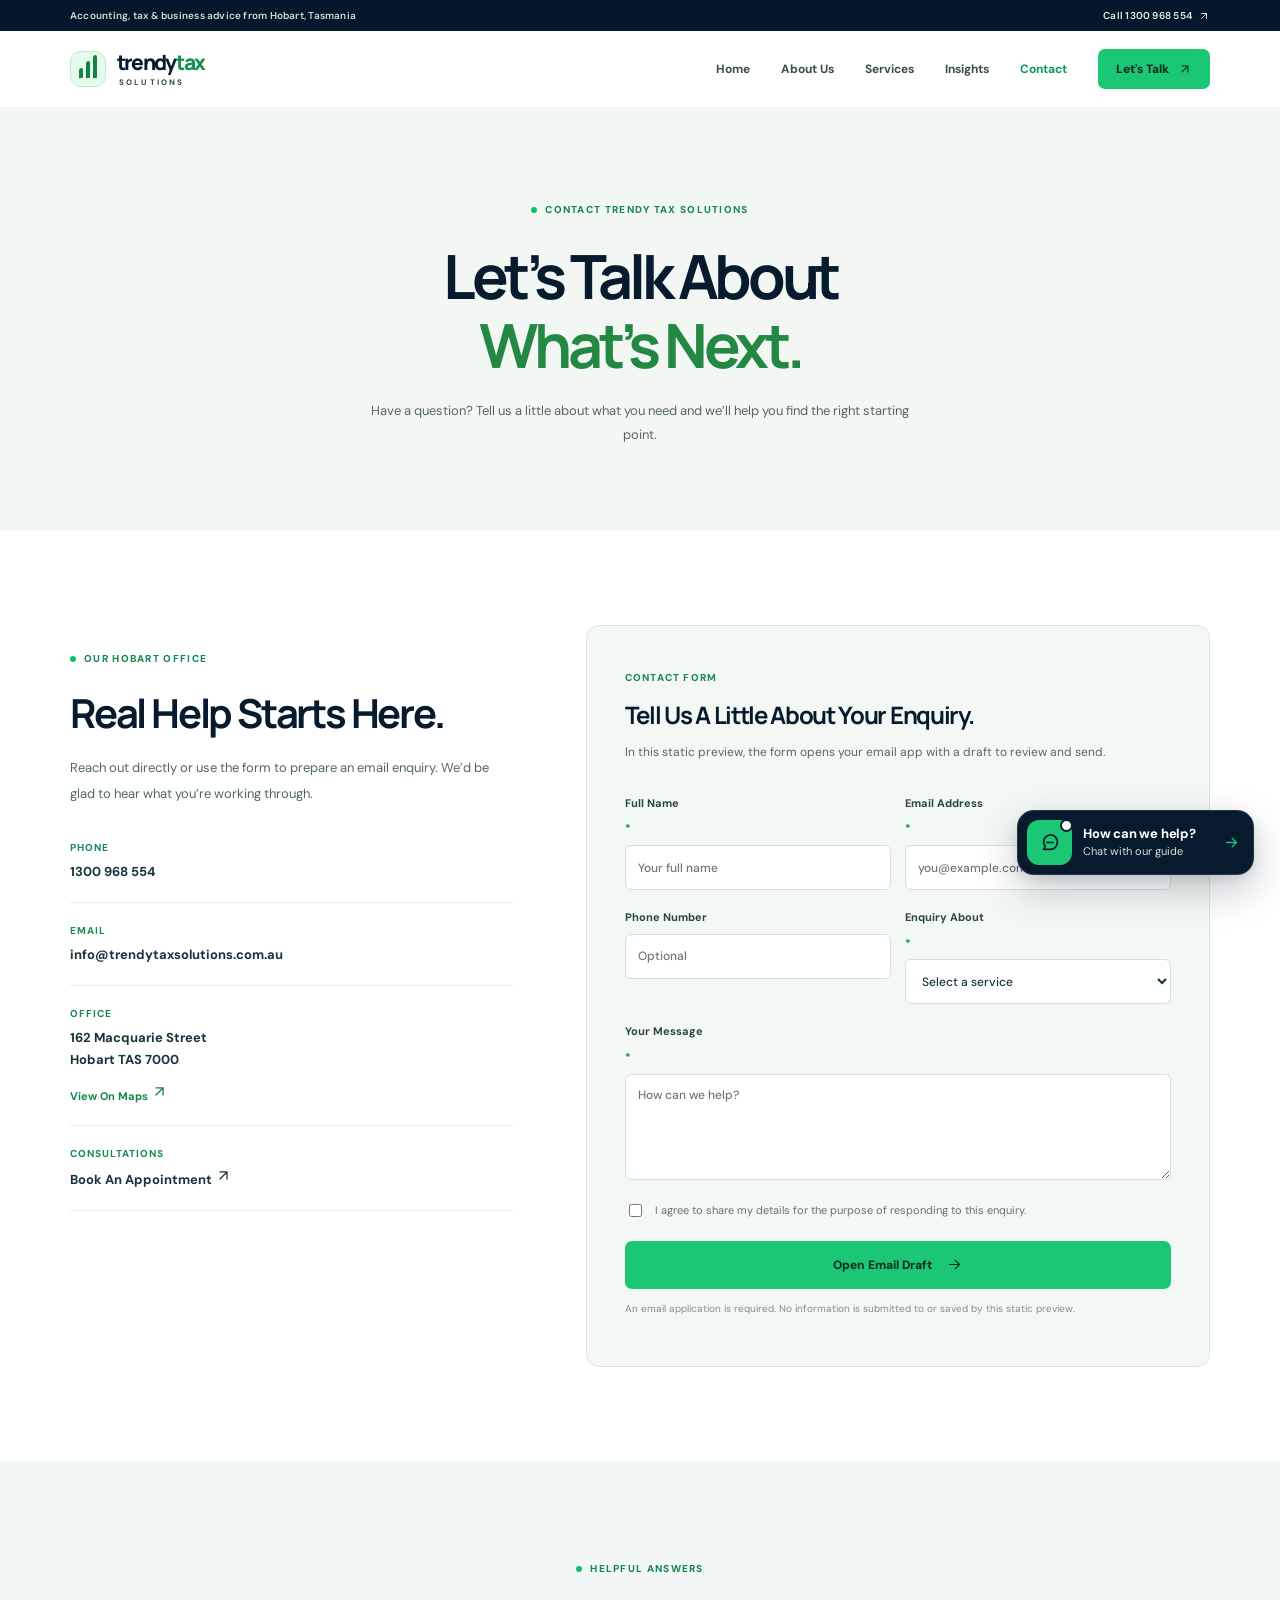
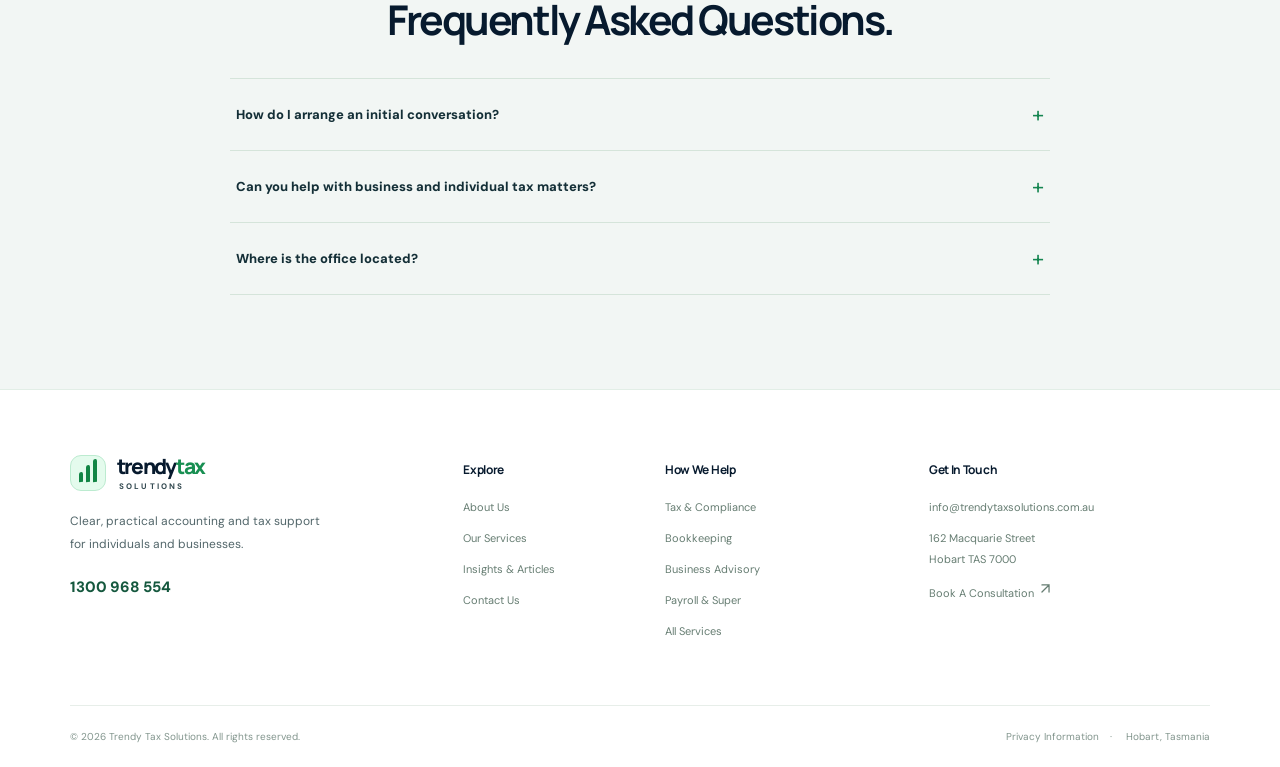
<file: contact.html>
<!doctype html><html lang="en-AU"><head><meta charset="utf-8"><meta name="viewport" content="width=device-width, initial-scale=1"><meta name="theme-color" content="#f2f6f4"><meta name="description" content="Contact Trendy Tax Solutions at 162 Macquarie Street, Hobart TAS 7000. Call 1300 968 554."><meta property="og:type" content="website"><meta property="og:title" content="Contact | Trendy Tax Solutions"><meta property="og:description" content="Contact Trendy Tax Solutions at 162 Macquarie Street, Hobart TAS 7000. Call 1300 968 554."><link rel="icon" type="image/png" href="assets/img/brand-mark.png"><link rel="stylesheet" href="assets/css/style.css"><title>Contact | Trendy Tax Solutions</title><link rel="stylesheet" href="assets/css/chatbot.css"></head><body><a class="skip-link" href="#main">Skip to content</a><div class="utility-bar"><div class="wrap"><span>Accounting, tax &amp; business advice from Hobart, Tasmania</span><a href="tel:1300968554">Call 1300 968 554 <svg aria-hidden="true" viewBox="0 0 24 24" width="17" height="17" fill="none" stroke="currentColor" stroke-width="1.8" stroke-linecap="round"><path d="M7 17 17 7M7 7h10v10"/></svg></a></div></div><header class="site-header" id="site-header"><div class="wrap nav-wrap"><a class="wordmark" href="index.html" aria-label="Trendy Tax Solutions home"><span class="wordmark-symbol" aria-hidden="true"><span></span><span></span><span></span></span><span class="wordmark-name">trendy<span>tax</span><small>SOLUTIONS</small></span></a><button class="menu-button" type="button" aria-label="Open navigation" aria-expanded="false" aria-controls="main-navigation"><span></span><span></span><span></span></button><nav id="main-navigation" class="main-navigation" aria-label="Primary navigation"><a class="" href="index.html">Home</a><a class="" href="about.html">About Us</a><a class="" href="services.html">Services</a><a class="" href="insights.html">Insights</a><a class="current" href="contact.html">Contact</a><a class="header-contact" href="contact.html">Let's Talk <svg aria-hidden="true" viewBox="0 0 24 24" width="17" height="17" fill="none" stroke="currentColor" stroke-width="1.8" stroke-linecap="round"><path d="M7 17 17 7M7 7h10v10"/></svg></a></nav></div></header><main id="main"><section class="subhero"><div class="wrap"><span class="kicker"><span class="dot"></span>CONTACT TRENDY TAX SOLUTIONS</span><h1>Let’s Talk About<br><span>What’s Next.</span></h1><p>Have a question? Tell us a little about what you need and we’ll help you find the right starting point.</p></div></section>
<section class="section-pad"><div class="wrap contact-layout"><div class="contact-detail"><span class="kicker"><span class="dot"></span>OUR HOBART OFFICE</span><h2>Real Help Starts Here.</h2><p>Reach out directly or use the form to prepare an email enquiry. We’d be glad to hear what you’re working through.</p><div class="contact-item"><span>PHONE</span><a href="tel:1300968554">1300 968 554</a></div><div class="contact-item"><span>EMAIL</span><a href="mailto:info@trendytaxsolutions.com.au">info@trendytaxsolutions.com.au</a></div><div class="contact-item"><span>OFFICE</span><strong>162 Macquarie Street<br>Hobart TAS 7000</strong><a class="contact-under" href="https://www.google.com/maps/search/?api=1&query=162+Macquarie+Street%2C+Hobart+TAS+7000" target="_blank" rel="noopener noreferrer">View On Maps <svg aria-hidden="true" viewBox="0 0 24 24" width="17" height="17" fill="none" stroke="currentColor" stroke-width="1.8" stroke-linecap="round"><path d="M7 17 17 7M7 7h10v10"/></svg></a></div><div class="contact-item"><span>CONSULTATIONS</span><a href="https://www.trendytaxsolutions.com.au/book-online" target="_blank" rel="noopener noreferrer">Book An Appointment <svg aria-hidden="true" viewBox="0 0 24 24" width="17" height="17" fill="none" stroke="currentColor" stroke-width="1.8" stroke-linecap="round"><path d="M7 17 17 7M7 7h10v10"/></svg></a></div></div>
<form class="enquiry-card" id="enquiry-form" novalidate><span class="small-label">CONTACT FORM</span><h2>Tell Us A Little About Your Enquiry.</h2><p>In this static preview, the form opens your email app with a draft to review and send.</p><div class="form-two"><label>Full Name <b>*</b><input name="name" id="full-name" placeholder="Your full name" maxlength="120" required autocomplete="name"></label><label>Email Address <b>*</b><input type="email" name="email" id="email" placeholder="you@example.com" maxlength="180" required autocomplete="email"></label></div><div class="form-two"><label>Phone Number<input name="phone" id="phone" type="tel" maxlength="45" autocomplete="tel" placeholder="Optional"></label><label>Enquiry About <b>*</b><select name="service" id="service" required><option value="">Select a service</option><option value="Tax &amp; Compliance">Tax &amp; Compliance</option><option value="Business Advisory">Business Advisory</option><option value="Bookkeeping">Bookkeeping</option><option value="Payroll &amp; Super">Payroll &amp; Super</option><option value="Business Plans">Business Plans</option><option value="SMSF Administration">SMSF Administration</option><option value="Virtual CFO">Virtual CFO</option><option value="Budgeting &amp; Cash Flow">Budgeting &amp; Cash Flow</option><option value="Individual Tax Returns">Individual Tax Returns</option><option>General Enquiry</option></select></label></div><label>Your Message <b>*</b><textarea name="message" id="message" maxlength="3000" required rows="5" placeholder="How can we help?"></textarea></label><label class="consent"><input name="consent" type="checkbox" id="privacy-consent" required><span>I agree to share my details for the purpose of responding to this enquiry.</span></label><button class="btn btn-green" type="submit">Open Email Draft <svg aria-hidden="true" viewBox="0 0 24 24" width="17" height="17" fill="none" stroke="currentColor" stroke-width="1.8" stroke-linecap="round" stroke-linejoin="round"><path d="M4 12h16m-7-7 7 7-7 7"/></svg></button><span id="form-status" role="status" aria-live="polite" class="form-status"></span><p class="form-fine">An email application is required. No information is submitted to or saved by this static preview.</p></form></div></section><section class="section-pad soft-section"><div class="wrap narrow"><div class="section-heading center"><span class="kicker"><span class="dot"></span>HELPFUL ANSWERS</span><h2>Frequently Asked Questions.</h2></div><div class="faq-list"><div class="faq-item"><button type="button" aria-expanded="false" aria-controls="faq-c1">How do I arrange an initial conversation?<span>+</span></button><div class="faq-answer" id="faq-c1">Use the booking link, call 1300 968 554 or email info@trendytaxsolutions.com.au to discuss how we can help.</div></div><div class="faq-item"><button type="button" aria-expanded="false" aria-controls="faq-c2">Can you help with business and individual tax matters?<span>+</span></button><div class="faq-answer" id="faq-c2">Our services include business tax and compliance, bookkeeping and individual tax returns. Contact us about your particular requirements.</div></div><div class="faq-item"><button type="button" aria-expanded="false" aria-controls="faq-c3">Where is the office located?<span>+</span></button><div class="faq-answer" id="faq-c3">162 Macquarie Street, Hobart TAS 7000. Please confirm appointment availability before visiting.</div></div></div></div></section></main><footer class="site-footer"><div class="wrap footer-columns"><div class="footer-brand"><a class="wordmark" href="index.html" aria-label="Trendy Tax Solutions home"><span class="wordmark-symbol" aria-hidden="true"><span></span><span></span><span></span></span><span class="wordmark-name">trendy<span>tax</span><small>SOLUTIONS</small></span></a><p>Clear, practical accounting and tax support for individuals and businesses.</p><a class="footer-phone" href="tel:1300968554">1300 968 554</a></div><div><h4>Explore</h4><a href="about.html">About Us</a><a href="services.html">Our Services</a><a href="insights.html">Insights &amp; Articles</a><a href="contact.html">Contact Us</a></div><div><h4>How We Help</h4><a href="services.html">Tax &amp; Compliance</a><a href="services.html">Bookkeeping</a><a href="services.html">Business Advisory</a><a href="services.html">Payroll &amp; Super</a><a href="services.html">All Services</a></div><div><h4>Get In Touch</h4><a href="mailto:info@trendytaxsolutions.com.au">info@trendytaxsolutions.com.au</a><span>162 Macquarie Street<br>Hobart TAS 7000</span><a href="https://www.trendytaxsolutions.com.au/book-online" target="_blank" rel="noopener noreferrer">Book A Consultation <svg aria-hidden="true" viewBox="0 0 24 24" width="17" height="17" fill="none" stroke="currentColor" stroke-width="1.8" stroke-linecap="round"><path d="M7 17 17 7M7 7h10v10"/></svg></a></div></div><div class="wrap footer-bottom"><span>© <span data-year>2026</span> Trendy Tax Solutions. All rights reserved.</span><span><a href="privacy.html">Privacy Information</a><span class="footer-sep">·</span> Hobart, Tasmania</span></div></footer><script defer src="assets/js/main.js"></script><script defer src="assets/js/chatbot.js" data-chat-theme="fresh"></script></body></html>
</file>
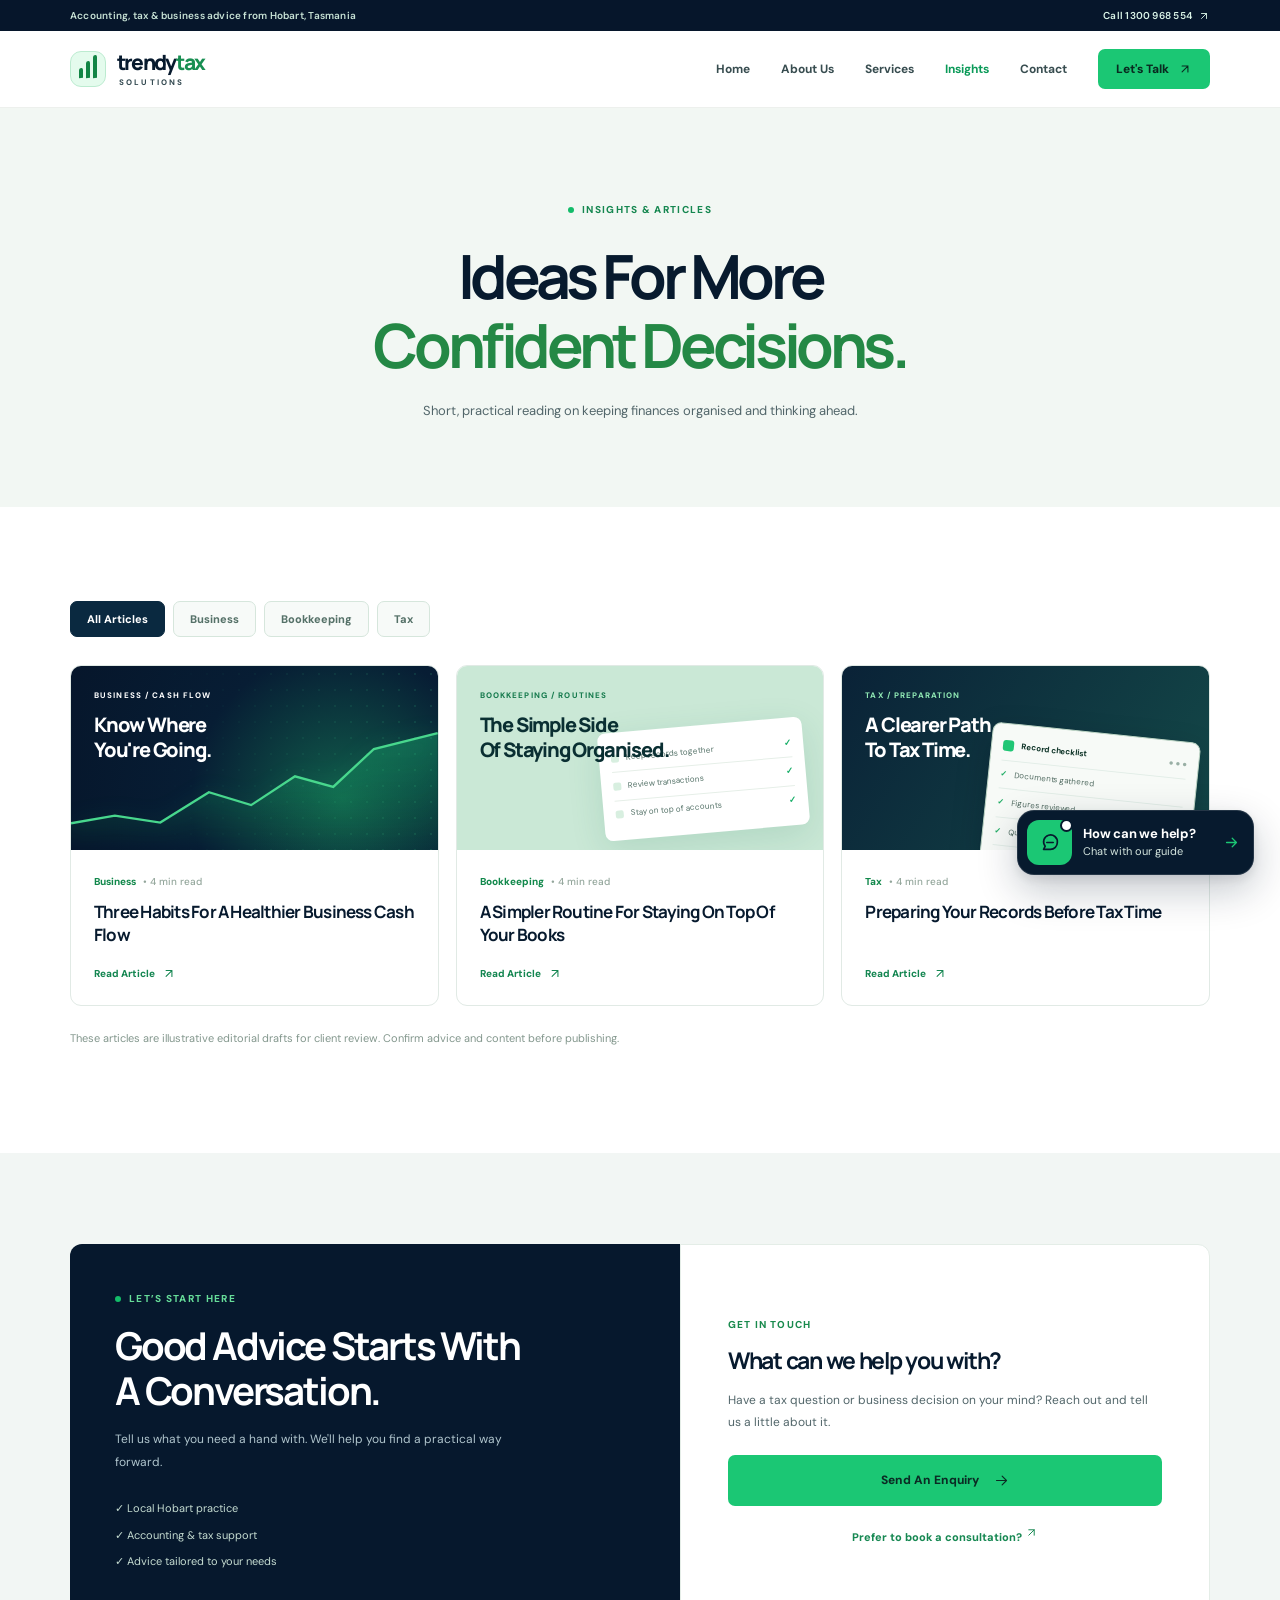
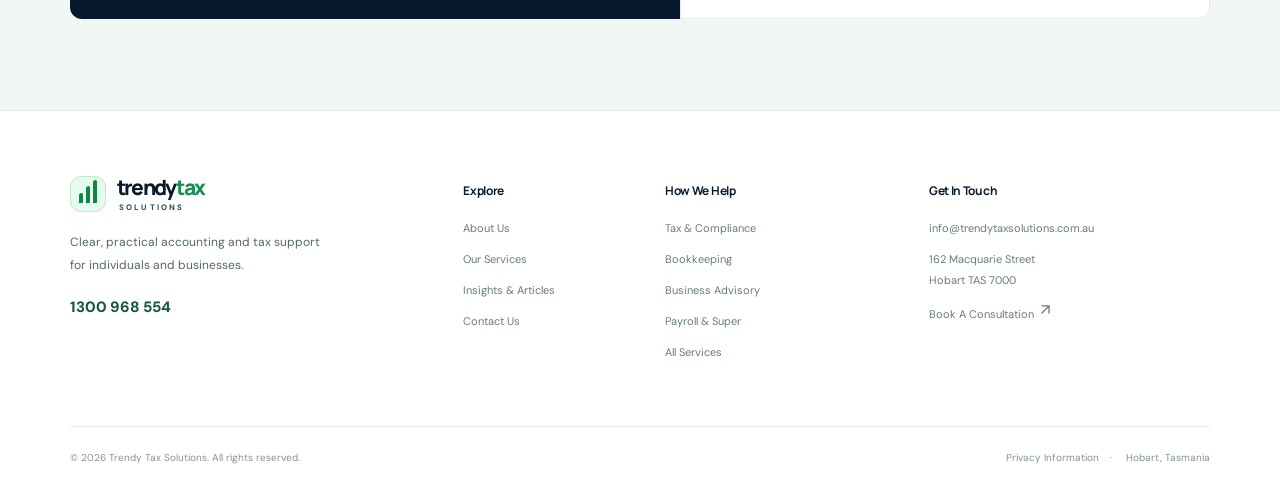
<file: insights.html>
<!doctype html><html lang="en-AU"><head><meta charset="utf-8"><meta name="viewport" content="width=device-width, initial-scale=1"><meta name="theme-color" content="#f2f6f4"><meta name="description" content="Practical business, tax and bookkeeping insights from Trendy Tax Solutions."><meta property="og:type" content="website"><meta property="og:title" content="Insights | Trendy Tax Solutions"><meta property="og:description" content="Practical business, tax and bookkeeping insights from Trendy Tax Solutions."><link rel="icon" type="image/png" href="assets/img/brand-mark.png"><link rel="stylesheet" href="assets/css/style.css"><title>Insights | Trendy Tax Solutions</title><link rel="stylesheet" href="assets/css/chatbot.css"></head><body><a class="skip-link" href="#main">Skip to content</a><div class="utility-bar"><div class="wrap"><span>Accounting, tax &amp; business advice from Hobart, Tasmania</span><a href="tel:1300968554">Call 1300 968 554 <svg aria-hidden="true" viewBox="0 0 24 24" width="17" height="17" fill="none" stroke="currentColor" stroke-width="1.8" stroke-linecap="round"><path d="M7 17 17 7M7 7h10v10"/></svg></a></div></div><header class="site-header" id="site-header"><div class="wrap nav-wrap"><a class="wordmark" href="index.html" aria-label="Trendy Tax Solutions home"><span class="wordmark-symbol" aria-hidden="true"><span></span><span></span><span></span></span><span class="wordmark-name">trendy<span>tax</span><small>SOLUTIONS</small></span></a><button class="menu-button" type="button" aria-label="Open navigation" aria-expanded="false" aria-controls="main-navigation"><span></span><span></span><span></span></button><nav id="main-navigation" class="main-navigation" aria-label="Primary navigation"><a class="" href="index.html">Home</a><a class="" href="about.html">About Us</a><a class="" href="services.html">Services</a><a class="current" href="insights.html">Insights</a><a class="" href="contact.html">Contact</a><a class="header-contact" href="contact.html">Let's Talk <svg aria-hidden="true" viewBox="0 0 24 24" width="17" height="17" fill="none" stroke="currentColor" stroke-width="1.8" stroke-linecap="round"><path d="M7 17 17 7M7 7h10v10"/></svg></a></nav></div></header><main id="main"><section class="subhero"><div class="wrap"><span class="kicker"><span class="dot"></span>INSIGHTS & ARTICLES</span><h1>Ideas For More<br><span>Confident Decisions.</span></h1><p>Short, practical reading on keeping finances organised and thinking ahead.</p></div></section>
<section class="section-pad"><div class="wrap"><div class="filters" role="group" aria-label="Filter articles"><button type="button" data-filter="all" aria-pressed="true">All Articles</button><button type="button" data-filter="business" aria-pressed="false">Business</button><button type="button" data-filter="bookkeeping" aria-pressed="false">Bookkeeping</button><button type="button" data-filter="tax" aria-pressed="false">Tax</button></div><div class="resource-grid insights-grid"><a class="article-card" href="insights/cash-flow.html"><div class="article-img"><div class="editorial-art art-cash"><div class="editorial-art-grain"></div><span class="art-small">BUSINESS / CASH FLOW</span><strong>Know Where<br>You're Going.</strong><svg viewBox="0 0 460 170" aria-hidden="true" preserveAspectRatio="none"><defs><linearGradient id="rise" x1="0" y1="1" x2="0" y2="0"><stop offset="0" stop-color="#18b75c" stop-opacity="0"/><stop offset="1" stop-color="#21da83" stop-opacity=".3"/></linearGradient></defs><path d="M0 158 L0 135 55 125 112 134 173 94 226 111 281 73 329 87 380 37 460 16 460 170 0 170z" fill="url(#rise)"/><path d="M0 135 55 125 112 134 173 94 226 111 281 73 329 87 380 37 460 16" fill="none" stroke="#48d78d" stroke-width="3"/></svg></div></div><div class="article-content-card"><span class="article-category">Business <span>• 4 min read</span></span><h3>Three Habits For A Healthier Business Cash Flow</h3><span class="article-more">Read Article <svg aria-hidden="true" viewBox="0 0 24 24" width="17" height="17" fill="none" stroke="currentColor" stroke-width="1.8" stroke-linecap="round"><path d="M7 17 17 7M7 7h10v10"/></svg></span></div></a><a class="article-card" href="insights/bookkeeping.html"><div class="article-img"><div class="editorial-art art-books"><span class="art-small">BOOKKEEPING / ROUTINES</span><strong>The Simple Side<br>Of Staying Organised.</strong><div class="art-ledger"><div><i></i><span>Keep records together</span><b>✓</b></div><div><i></i><span>Review transactions</span><b>✓</b></div><div><i></i><span>Stay on top of accounts</span><b>✓</b></div></div></div></div><div class="article-content-card"><span class="article-category">Bookkeeping <span>• 4 min read</span></span><h3>A Simpler Routine For Staying On Top Of Your Books</h3><span class="article-more">Read Article <svg aria-hidden="true" viewBox="0 0 24 24" width="17" height="17" fill="none" stroke="currentColor" stroke-width="1.8" stroke-linecap="round"><path d="M7 17 17 7M7 7h10v10"/></svg></span></div></a><a class="article-card" href="insights/tax-readiness.html"><div class="article-img"><div class="editorial-art art-tax"><span class="art-small">TAX / PREPARATION</span><strong>A Clearer Path<br>To Tax Time.</strong><div class="art-tax-sheet"><div class="sheet-head"><i></i><span>Record checklist</span><b>● ● ●</b></div><div><em>✓</em><span>Documents gathered</span></div><div><em>✓</em><span>Figures reviewed</span></div><div><em>✓</em><span>Questions prepared</span></div></div></div></div><div class="article-content-card"><span class="article-category">Tax <span>• 4 min read</span></span><h3>Preparing Your Records Before Tax Time</h3><span class="article-more">Read Article <svg aria-hidden="true" viewBox="0 0 24 24" width="17" height="17" fill="none" stroke="currentColor" stroke-width="1.8" stroke-linecap="round"><path d="M7 17 17 7M7 7h10v10"/></svg></span></div></a></div><p class="editorial-notice">These articles are illustrative editorial drafts for client review. Confirm advice and content before publishing.</p></div></section><section class="closing-section"><div class="wrap closing-grid"><div><span class="kicker"><span class="dot"></span>LET’S START HERE</span><h2>Good Advice Starts With<br>A Conversation.</h2><p>Tell us what you need a hand with. We'll help you find a practical way forward.</p><div class="closing-points"><span>✓ Local Hobart practice</span><span>✓ Accounting &amp; tax support</span><span>✓ Advice tailored to your needs</span></div></div><div class="closing-card"><span class="small-label">GET IN TOUCH</span><h3>What can we help you with?</h3><p>Have a tax question or business decision on your mind? Reach out and tell us a little about it.</p><a class="btn btn-primary" href="contact.html">Send An Enquiry<svg aria-hidden="true" viewBox="0 0 24 24" width="17" height="17" fill="none" stroke="currentColor" stroke-width="1.8" stroke-linecap="round" stroke-linejoin="round"><path d="M4 12h16m-7-7 7 7-7 7"/></svg></a><a href="https://www.trendytaxsolutions.com.au/book-online" target="_blank" rel="noopener noreferrer" class="plain-link">Prefer to book a consultation? <svg aria-hidden="true" viewBox="0 0 24 24" width="17" height="17" fill="none" stroke="currentColor" stroke-width="1.8" stroke-linecap="round"><path d="M7 17 17 7M7 7h10v10"/></svg></a></div></div></section></main><footer class="site-footer"><div class="wrap footer-columns"><div class="footer-brand"><a class="wordmark" href="index.html" aria-label="Trendy Tax Solutions home"><span class="wordmark-symbol" aria-hidden="true"><span></span><span></span><span></span></span><span class="wordmark-name">trendy<span>tax</span><small>SOLUTIONS</small></span></a><p>Clear, practical accounting and tax support for individuals and businesses.</p><a class="footer-phone" href="tel:1300968554">1300 968 554</a></div><div><h4>Explore</h4><a href="about.html">About Us</a><a href="services.html">Our Services</a><a href="insights.html">Insights &amp; Articles</a><a href="contact.html">Contact Us</a></div><div><h4>How We Help</h4><a href="services.html">Tax &amp; Compliance</a><a href="services.html">Bookkeeping</a><a href="services.html">Business Advisory</a><a href="services.html">Payroll &amp; Super</a><a href="services.html">All Services</a></div><div><h4>Get In Touch</h4><a href="mailto:info@trendytaxsolutions.com.au">info@trendytaxsolutions.com.au</a><span>162 Macquarie Street<br>Hobart TAS 7000</span><a href="https://www.trendytaxsolutions.com.au/book-online" target="_blank" rel="noopener noreferrer">Book A Consultation <svg aria-hidden="true" viewBox="0 0 24 24" width="17" height="17" fill="none" stroke="currentColor" stroke-width="1.8" stroke-linecap="round"><path d="M7 17 17 7M7 7h10v10"/></svg></a></div></div><div class="wrap footer-bottom"><span>© <span data-year>2026</span> Trendy Tax Solutions. All rights reserved.</span><span><a href="privacy.html">Privacy Information</a><span class="footer-sep">·</span> Hobart, Tasmania</span></div></footer><script defer src="assets/js/main.js"></script><script defer src="assets/js/chatbot.js" data-chat-theme="fresh"></script></body></html>
</file>
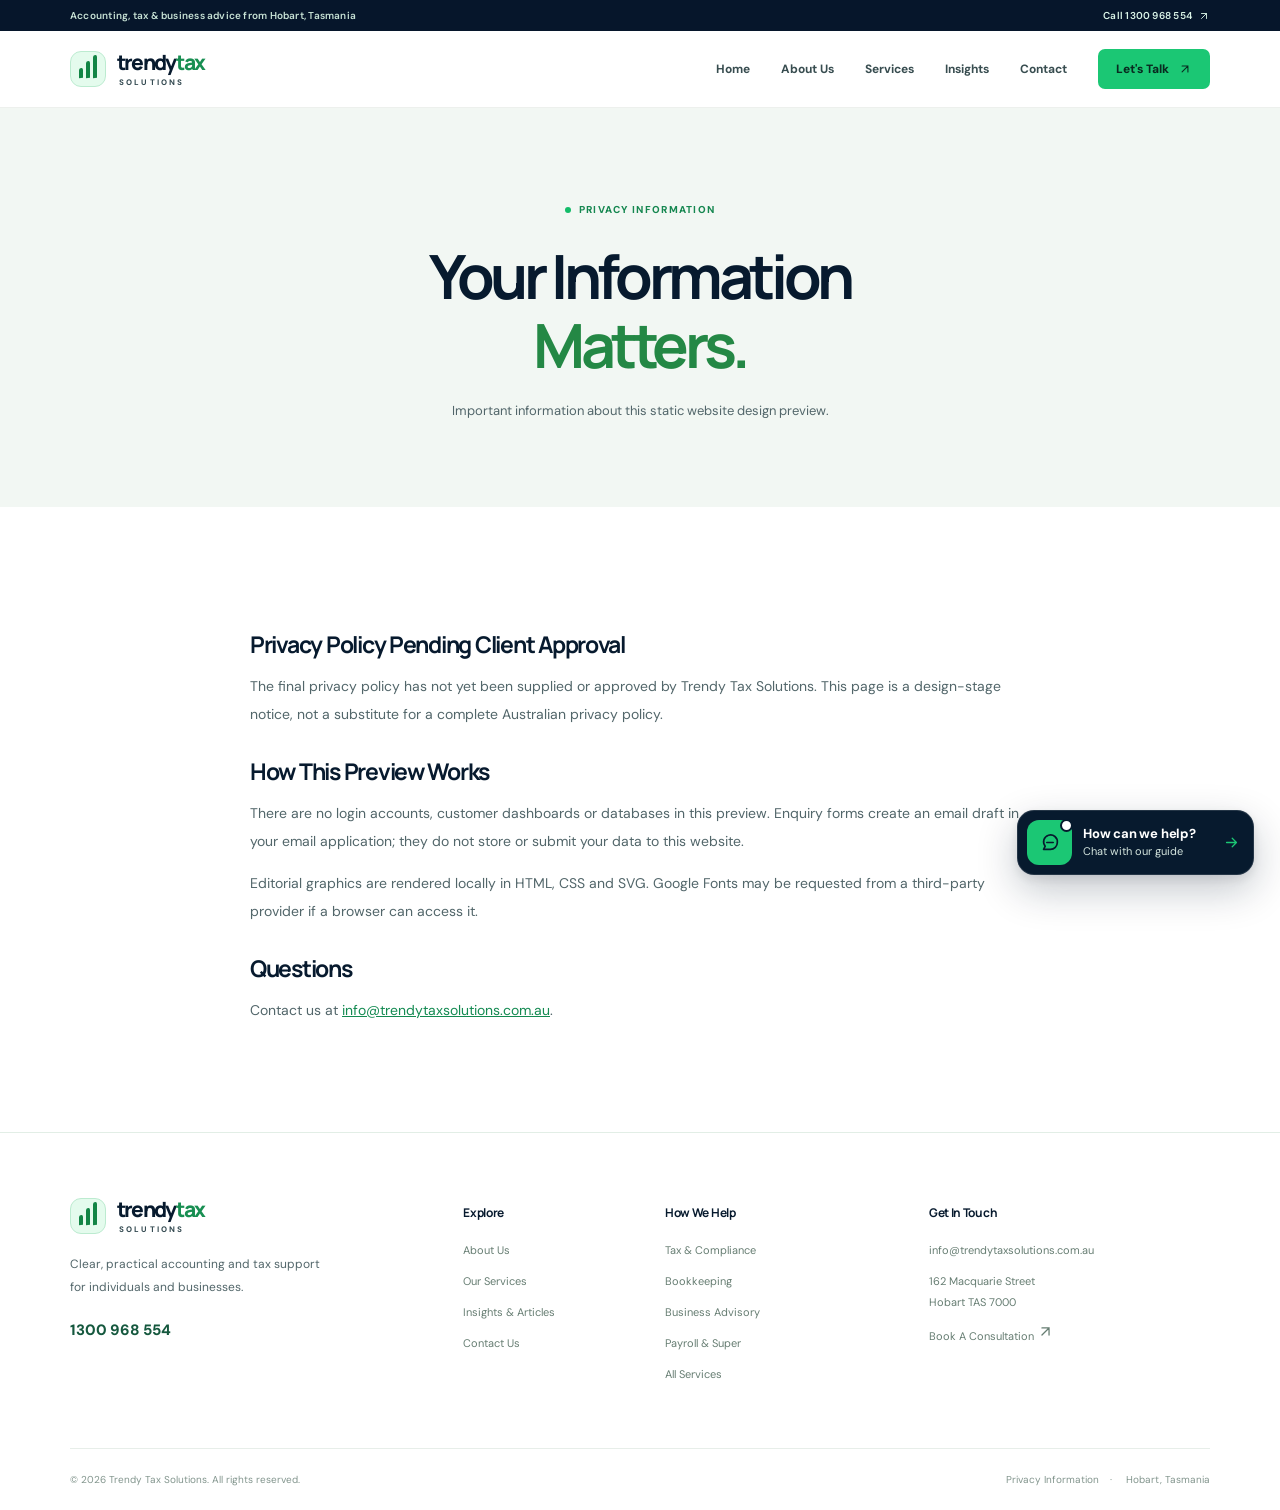
<file: privacy.html>
<!doctype html><html lang="en-AU"><head><meta charset="utf-8"><meta name="viewport" content="width=device-width, initial-scale=1"><meta name="theme-color" content="#f2f6f4"><meta name="description" content="Privacy information for the Trendy Tax Solutions static website preview."><meta property="og:type" content="website"><meta property="og:title" content="Privacy Information | Trendy Tax Solutions"><meta property="og:description" content="Privacy information for the Trendy Tax Solutions static website preview."><link rel="icon" type="image/png" href="assets/img/brand-mark.png"><link rel="stylesheet" href="assets/css/style.css"><title>Privacy Information | Trendy Tax Solutions</title><link rel="stylesheet" href="assets/css/chatbot.css"></head><body><a class="skip-link" href="#main">Skip to content</a><div class="utility-bar"><div class="wrap"><span>Accounting, tax &amp; business advice from Hobart, Tasmania</span><a href="tel:1300968554">Call 1300 968 554 <svg aria-hidden="true" viewBox="0 0 24 24" width="17" height="17" fill="none" stroke="currentColor" stroke-width="1.8" stroke-linecap="round"><path d="M7 17 17 7M7 7h10v10"/></svg></a></div></div><header class="site-header" id="site-header"><div class="wrap nav-wrap"><a class="wordmark" href="index.html" aria-label="Trendy Tax Solutions home"><span class="wordmark-symbol" aria-hidden="true"><span></span><span></span><span></span></span><span class="wordmark-name">trendy<span>tax</span><small>SOLUTIONS</small></span></a><button class="menu-button" type="button" aria-label="Open navigation" aria-expanded="false" aria-controls="main-navigation"><span></span><span></span><span></span></button><nav id="main-navigation" class="main-navigation" aria-label="Primary navigation"><a class="" href="index.html">Home</a><a class="" href="about.html">About Us</a><a class="" href="services.html">Services</a><a class="" href="insights.html">Insights</a><a class="" href="contact.html">Contact</a><a class="header-contact" href="contact.html">Let's Talk <svg aria-hidden="true" viewBox="0 0 24 24" width="17" height="17" fill="none" stroke="currentColor" stroke-width="1.8" stroke-linecap="round"><path d="M7 17 17 7M7 7h10v10"/></svg></a></nav></div></header><main id="main"><section class="subhero"><div class="wrap"><span class="kicker"><span class="dot"></span>PRIVACY INFORMATION</span><h1>Your Information<br><span>Matters.</span></h1><p>Important information about this static website design preview.</p></div></section><section class="section-pad"><div class="wrap"><div class="legal-content"><h2>Privacy Policy Pending Client Approval</h2><p>The final privacy policy has not yet been supplied or approved by Trendy Tax Solutions. This page is a design-stage notice, not a substitute for a complete Australian privacy policy.</p><h2>How This Preview Works</h2><p>There are no login accounts, customer dashboards or databases in this preview. Enquiry forms create an email draft in your email application; they do not store or submit your data to this website.</p><p>Editorial graphics are rendered locally in HTML, CSS and SVG. Google Fonts may be requested from a third-party provider if a browser can access it.</p><h2>Questions</h2><p>Contact us at <a href="mailto:info@trendytaxsolutions.com.au">info@trendytaxsolutions.com.au</a>.</p></div></div></section></main><footer class="site-footer"><div class="wrap footer-columns"><div class="footer-brand"><a class="wordmark" href="index.html" aria-label="Trendy Tax Solutions home"><span class="wordmark-symbol" aria-hidden="true"><span></span><span></span><span></span></span><span class="wordmark-name">trendy<span>tax</span><small>SOLUTIONS</small></span></a><p>Clear, practical accounting and tax support for individuals and businesses.</p><a class="footer-phone" href="tel:1300968554">1300 968 554</a></div><div><h4>Explore</h4><a href="about.html">About Us</a><a href="services.html">Our Services</a><a href="insights.html">Insights &amp; Articles</a><a href="contact.html">Contact Us</a></div><div><h4>How We Help</h4><a href="services.html">Tax &amp; Compliance</a><a href="services.html">Bookkeeping</a><a href="services.html">Business Advisory</a><a href="services.html">Payroll &amp; Super</a><a href="services.html">All Services</a></div><div><h4>Get In Touch</h4><a href="mailto:info@trendytaxsolutions.com.au">info@trendytaxsolutions.com.au</a><span>162 Macquarie Street<br>Hobart TAS 7000</span><a href="https://www.trendytaxsolutions.com.au/book-online" target="_blank" rel="noopener noreferrer">Book A Consultation <svg aria-hidden="true" viewBox="0 0 24 24" width="17" height="17" fill="none" stroke="currentColor" stroke-width="1.8" stroke-linecap="round"><path d="M7 17 17 7M7 7h10v10"/></svg></a></div></div><div class="wrap footer-bottom"><span>© <span data-year>2026</span> Trendy Tax Solutions. All rights reserved.</span><span><a href="privacy.html">Privacy Information</a><span class="footer-sep">·</span> Hobart, Tasmania</span></div></footer><script defer src="assets/js/main.js"></script><script defer src="assets/js/chatbot.js" data-chat-theme="fresh"></script></body></html>
</file>
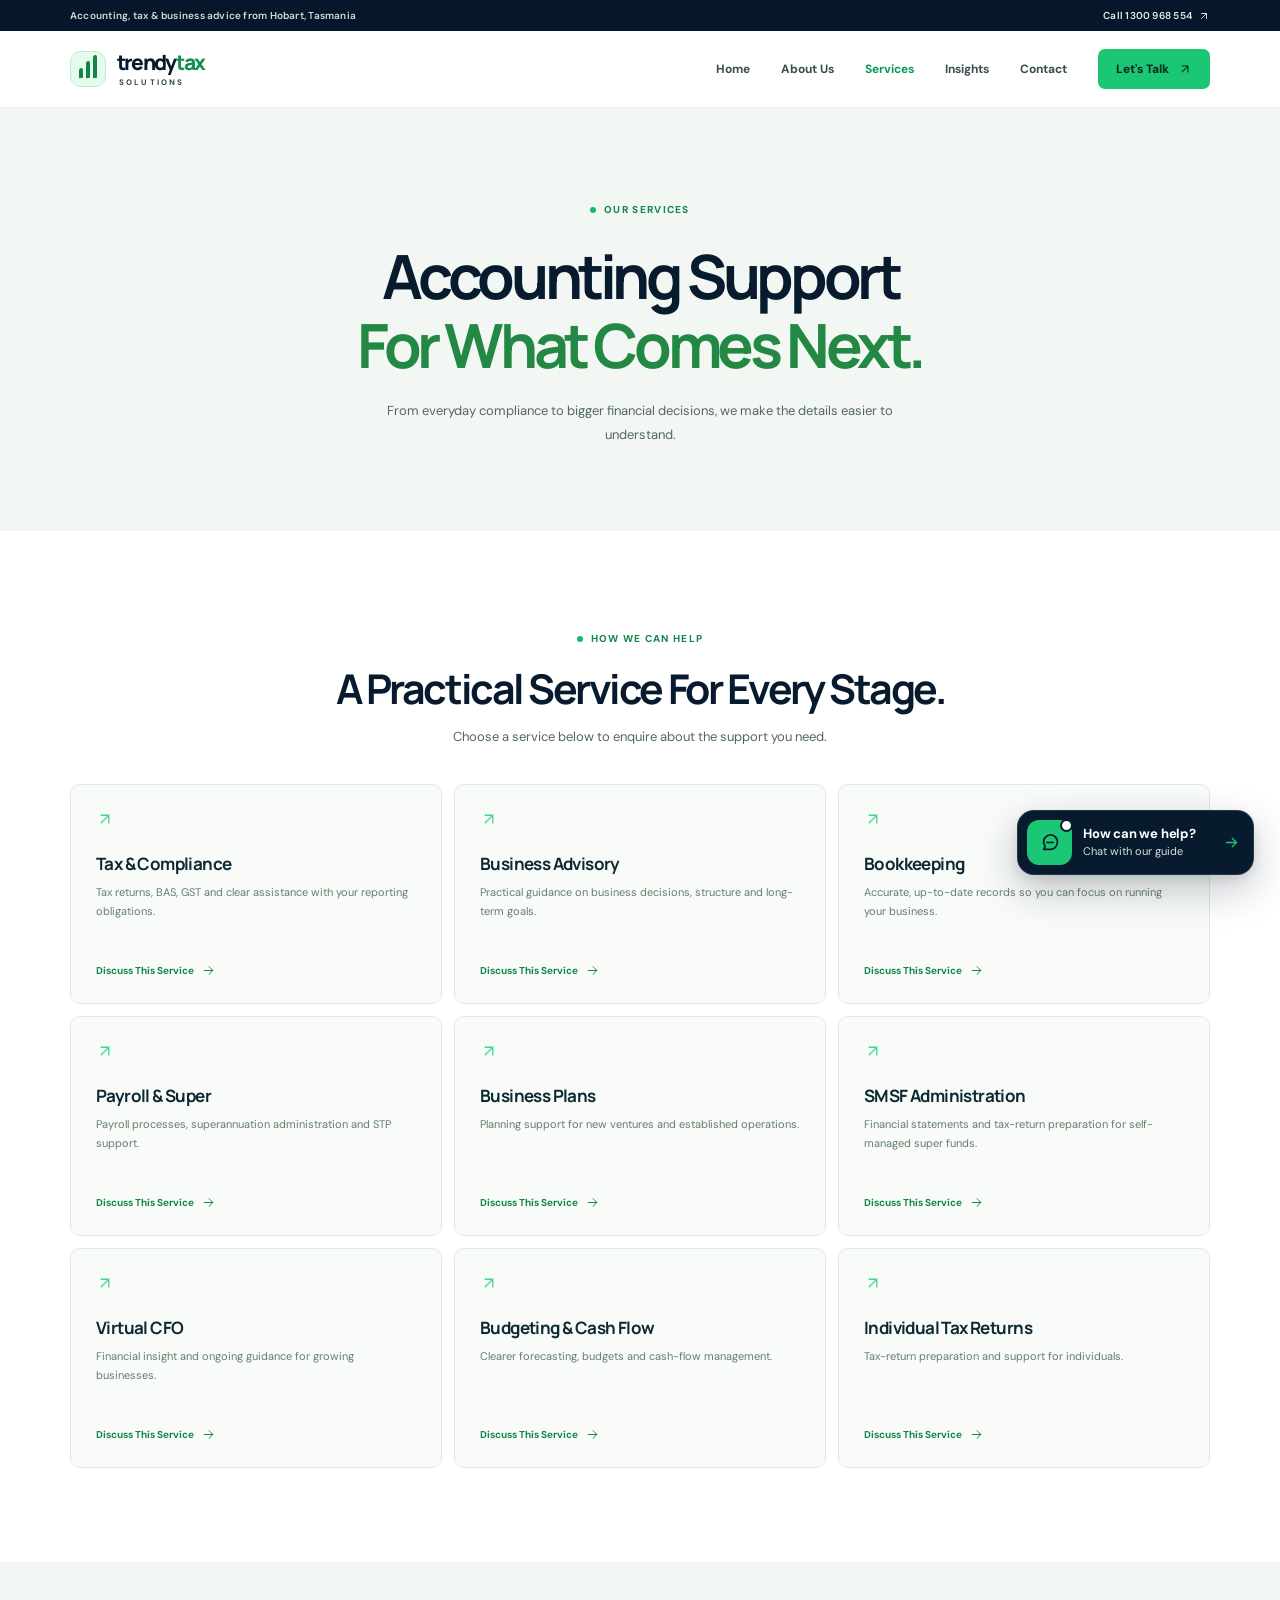
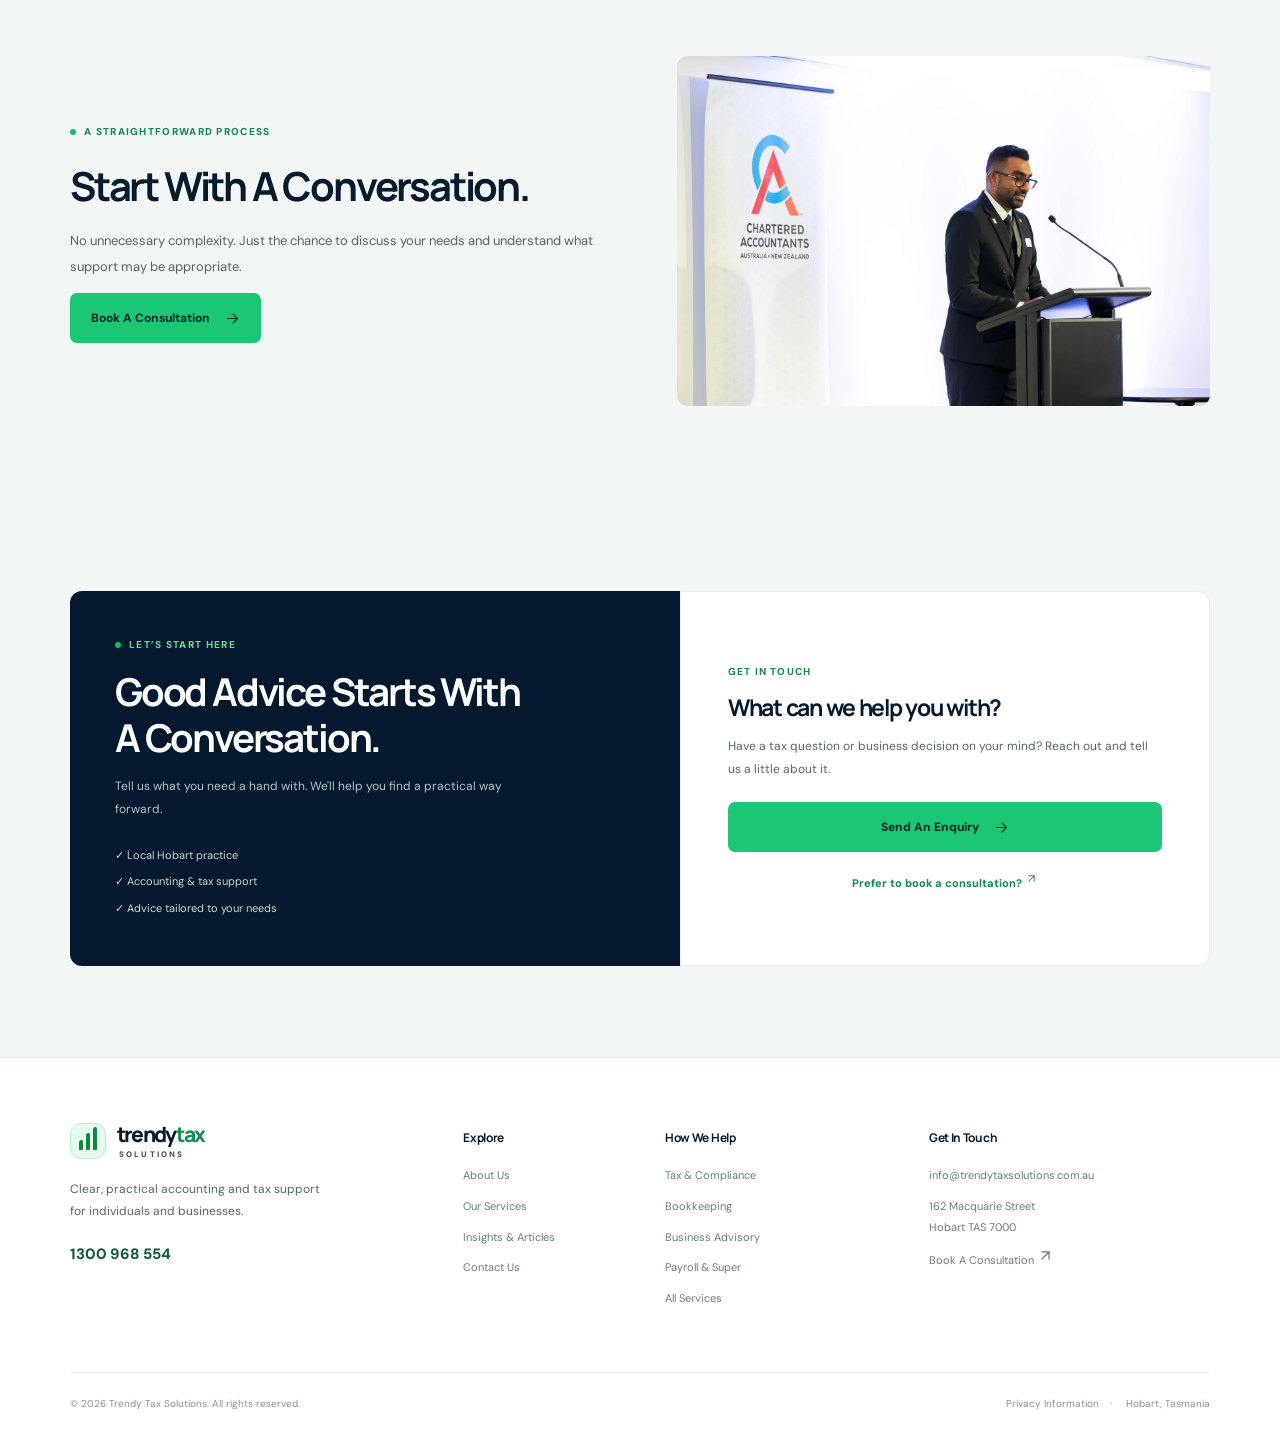
<file: services.html>
<!doctype html><html lang="en-AU"><head><meta charset="utf-8"><meta name="viewport" content="width=device-width, initial-scale=1"><meta name="theme-color" content="#f2f6f4"><meta name="description" content="Tax, bookkeeping, payroll, business advisory, SMSF administration, Virtual CFO and financial services in Hobart."><meta property="og:type" content="website"><meta property="og:title" content="Services | Trendy Tax Solutions"><meta property="og:description" content="Tax, bookkeeping, payroll, business advisory, SMSF administration, Virtual CFO and financial services in Hobart."><link rel="icon" type="image/png" href="assets/img/brand-mark.png"><link rel="stylesheet" href="assets/css/style.css"><title>Services | Trendy Tax Solutions</title><link rel="stylesheet" href="assets/css/chatbot.css"></head><body><a class="skip-link" href="#main">Skip to content</a><div class="utility-bar"><div class="wrap"><span>Accounting, tax &amp; business advice from Hobart, Tasmania</span><a href="tel:1300968554">Call 1300 968 554 <svg aria-hidden="true" viewBox="0 0 24 24" width="17" height="17" fill="none" stroke="currentColor" stroke-width="1.8" stroke-linecap="round"><path d="M7 17 17 7M7 7h10v10"/></svg></a></div></div><header class="site-header" id="site-header"><div class="wrap nav-wrap"><a class="wordmark" href="index.html" aria-label="Trendy Tax Solutions home"><span class="wordmark-symbol" aria-hidden="true"><span></span><span></span><span></span></span><span class="wordmark-name">trendy<span>tax</span><small>SOLUTIONS</small></span></a><button class="menu-button" type="button" aria-label="Open navigation" aria-expanded="false" aria-controls="main-navigation"><span></span><span></span><span></span></button><nav id="main-navigation" class="main-navigation" aria-label="Primary navigation"><a class="" href="index.html">Home</a><a class="" href="about.html">About Us</a><a class="current" href="services.html">Services</a><a class="" href="insights.html">Insights</a><a class="" href="contact.html">Contact</a><a class="header-contact" href="contact.html">Let's Talk <svg aria-hidden="true" viewBox="0 0 24 24" width="17" height="17" fill="none" stroke="currentColor" stroke-width="1.8" stroke-linecap="round"><path d="M7 17 17 7M7 7h10v10"/></svg></a></nav></div></header><main id="main"><section class="subhero"><div class="wrap"><span class="kicker"><span class="dot"></span>OUR SERVICES</span><h1>Accounting Support<br><span>For What Comes Next.</span></h1><p>From everyday compliance to bigger financial decisions, we make the details easier to understand.</p></div></section>
<section class="section-pad"><div class="wrap"><div class="section-heading center"><span class="kicker"><span class="dot"></span>HOW WE CAN HELP</span><h2>A Practical Service For Every Stage.</h2><p>Choose a service below to enquire about the support you need.</p></div><div class="all-services"><a class="service-tile" href="contact.html?service=0"><span class="tile-icon" aria-hidden="true"><svg aria-hidden="true" viewBox="0 0 24 24" width="17" height="17" fill="none" stroke="currentColor" stroke-width="1.8" stroke-linecap="round"><path d="M7 17 17 7M7 7h10v10"/></svg></span><h3>Tax & Compliance</h3><p>Tax returns, BAS, GST and clear assistance with your reporting obligations.</p><span class="tile-link">Discuss This Service <svg aria-hidden="true" viewBox="0 0 24 24" width="17" height="17" fill="none" stroke="currentColor" stroke-width="1.8" stroke-linecap="round" stroke-linejoin="round"><path d="M4 12h16m-7-7 7 7-7 7"/></svg></span></a><a class="service-tile" href="contact.html?service=1"><span class="tile-icon" aria-hidden="true"><svg aria-hidden="true" viewBox="0 0 24 24" width="17" height="17" fill="none" stroke="currentColor" stroke-width="1.8" stroke-linecap="round"><path d="M7 17 17 7M7 7h10v10"/></svg></span><h3>Business Advisory</h3><p>Practical guidance on business decisions, structure and long-term goals.</p><span class="tile-link">Discuss This Service <svg aria-hidden="true" viewBox="0 0 24 24" width="17" height="17" fill="none" stroke="currentColor" stroke-width="1.8" stroke-linecap="round" stroke-linejoin="round"><path d="M4 12h16m-7-7 7 7-7 7"/></svg></span></a><a class="service-tile" href="contact.html?service=2"><span class="tile-icon" aria-hidden="true"><svg aria-hidden="true" viewBox="0 0 24 24" width="17" height="17" fill="none" stroke="currentColor" stroke-width="1.8" stroke-linecap="round"><path d="M7 17 17 7M7 7h10v10"/></svg></span><h3>Bookkeeping</h3><p>Accurate, up-to-date records so you can focus on running your business.</p><span class="tile-link">Discuss This Service <svg aria-hidden="true" viewBox="0 0 24 24" width="17" height="17" fill="none" stroke="currentColor" stroke-width="1.8" stroke-linecap="round" stroke-linejoin="round"><path d="M4 12h16m-7-7 7 7-7 7"/></svg></span></a><a class="service-tile" href="contact.html?service=3"><span class="tile-icon" aria-hidden="true"><svg aria-hidden="true" viewBox="0 0 24 24" width="17" height="17" fill="none" stroke="currentColor" stroke-width="1.8" stroke-linecap="round"><path d="M7 17 17 7M7 7h10v10"/></svg></span><h3>Payroll & Super</h3><p>Payroll processes, superannuation administration and STP support.</p><span class="tile-link">Discuss This Service <svg aria-hidden="true" viewBox="0 0 24 24" width="17" height="17" fill="none" stroke="currentColor" stroke-width="1.8" stroke-linecap="round" stroke-linejoin="round"><path d="M4 12h16m-7-7 7 7-7 7"/></svg></span></a><a class="service-tile" href="contact.html?service=4"><span class="tile-icon" aria-hidden="true"><svg aria-hidden="true" viewBox="0 0 24 24" width="17" height="17" fill="none" stroke="currentColor" stroke-width="1.8" stroke-linecap="round"><path d="M7 17 17 7M7 7h10v10"/></svg></span><h3>Business Plans</h3><p>Planning support for new ventures and established operations.</p><span class="tile-link">Discuss This Service <svg aria-hidden="true" viewBox="0 0 24 24" width="17" height="17" fill="none" stroke="currentColor" stroke-width="1.8" stroke-linecap="round" stroke-linejoin="round"><path d="M4 12h16m-7-7 7 7-7 7"/></svg></span></a><a class="service-tile" href="contact.html?service=5"><span class="tile-icon" aria-hidden="true"><svg aria-hidden="true" viewBox="0 0 24 24" width="17" height="17" fill="none" stroke="currentColor" stroke-width="1.8" stroke-linecap="round"><path d="M7 17 17 7M7 7h10v10"/></svg></span><h3>SMSF Administration</h3><p>Financial statements and tax-return preparation for self-managed super funds.</p><span class="tile-link">Discuss This Service <svg aria-hidden="true" viewBox="0 0 24 24" width="17" height="17" fill="none" stroke="currentColor" stroke-width="1.8" stroke-linecap="round" stroke-linejoin="round"><path d="M4 12h16m-7-7 7 7-7 7"/></svg></span></a><a class="service-tile" href="contact.html?service=6"><span class="tile-icon" aria-hidden="true"><svg aria-hidden="true" viewBox="0 0 24 24" width="17" height="17" fill="none" stroke="currentColor" stroke-width="1.8" stroke-linecap="round"><path d="M7 17 17 7M7 7h10v10"/></svg></span><h3>Virtual CFO</h3><p>Financial insight and ongoing guidance for growing businesses.</p><span class="tile-link">Discuss This Service <svg aria-hidden="true" viewBox="0 0 24 24" width="17" height="17" fill="none" stroke="currentColor" stroke-width="1.8" stroke-linecap="round" stroke-linejoin="round"><path d="M4 12h16m-7-7 7 7-7 7"/></svg></span></a><a class="service-tile" href="contact.html?service=7"><span class="tile-icon" aria-hidden="true"><svg aria-hidden="true" viewBox="0 0 24 24" width="17" height="17" fill="none" stroke="currentColor" stroke-width="1.8" stroke-linecap="round"><path d="M7 17 17 7M7 7h10v10"/></svg></span><h3>Budgeting & Cash Flow</h3><p>Clearer forecasting, budgets and cash-flow management.</p><span class="tile-link">Discuss This Service <svg aria-hidden="true" viewBox="0 0 24 24" width="17" height="17" fill="none" stroke="currentColor" stroke-width="1.8" stroke-linecap="round" stroke-linejoin="round"><path d="M4 12h16m-7-7 7 7-7 7"/></svg></span></a><a class="service-tile" href="contact.html?service=8"><span class="tile-icon" aria-hidden="true"><svg aria-hidden="true" viewBox="0 0 24 24" width="17" height="17" fill="none" stroke="currentColor" stroke-width="1.8" stroke-linecap="round"><path d="M7 17 17 7M7 7h10v10"/></svg></span><h3>Individual Tax Returns</h3><p>Tax-return preparation and support for individuals.</p><span class="tile-link">Discuss This Service <svg aria-hidden="true" viewBox="0 0 24 24" width="17" height="17" fill="none" stroke="currentColor" stroke-width="1.8" stroke-linecap="round" stroke-linejoin="round"><path d="M4 12h16m-7-7 7 7-7 7"/></svg></span></a></div></div></section>
<section class="section-pad soft-section"><div class="wrap process-split"><div><span class="kicker"><span class="dot"></span>A STRAIGHTFORWARD PROCESS</span><h2>Start With A Conversation.</h2><p>No unnecessary complexity. Just the chance to discuss your needs and understand what support may be appropriate.</p><a class="btn btn-green" href="https://www.trendytaxsolutions.com.au/book-online" target="_blank" rel="noopener noreferrer">Book A Consultation<svg aria-hidden="true" viewBox="0 0 24 24" width="17" height="17" fill="none" stroke="currentColor" stroke-width="1.8" stroke-linecap="round" stroke-linejoin="round"><path d="M4 12h16m-7-7 7 7-7 7"/></svg></a></div><div class="process-photo"><img src="assets/img/about-gallery/chartered-accountants-presentation.jpg" alt="Professional presentation at a Chartered Accountants event" class="" loading="lazy" decoding="async"></div></div></section><section class="closing-section"><div class="wrap closing-grid"><div><span class="kicker"><span class="dot"></span>LET’S START HERE</span><h2>Good Advice Starts With<br>A Conversation.</h2><p>Tell us what you need a hand with. We'll help you find a practical way forward.</p><div class="closing-points"><span>✓ Local Hobart practice</span><span>✓ Accounting &amp; tax support</span><span>✓ Advice tailored to your needs</span></div></div><div class="closing-card"><span class="small-label">GET IN TOUCH</span><h3>What can we help you with?</h3><p>Have a tax question or business decision on your mind? Reach out and tell us a little about it.</p><a class="btn btn-primary" href="contact.html">Send An Enquiry<svg aria-hidden="true" viewBox="0 0 24 24" width="17" height="17" fill="none" stroke="currentColor" stroke-width="1.8" stroke-linecap="round" stroke-linejoin="round"><path d="M4 12h16m-7-7 7 7-7 7"/></svg></a><a href="https://www.trendytaxsolutions.com.au/book-online" target="_blank" rel="noopener noreferrer" class="plain-link">Prefer to book a consultation? <svg aria-hidden="true" viewBox="0 0 24 24" width="17" height="17" fill="none" stroke="currentColor" stroke-width="1.8" stroke-linecap="round"><path d="M7 17 17 7M7 7h10v10"/></svg></a></div></div></section></main><footer class="site-footer"><div class="wrap footer-columns"><div class="footer-brand"><a class="wordmark" href="index.html" aria-label="Trendy Tax Solutions home"><span class="wordmark-symbol" aria-hidden="true"><span></span><span></span><span></span></span><span class="wordmark-name">trendy<span>tax</span><small>SOLUTIONS</small></span></a><p>Clear, practical accounting and tax support for individuals and businesses.</p><a class="footer-phone" href="tel:1300968554">1300 968 554</a></div><div><h4>Explore</h4><a href="about.html">About Us</a><a href="services.html">Our Services</a><a href="insights.html">Insights &amp; Articles</a><a href="contact.html">Contact Us</a></div><div><h4>How We Help</h4><a href="services.html">Tax &amp; Compliance</a><a href="services.html">Bookkeeping</a><a href="services.html">Business Advisory</a><a href="services.html">Payroll &amp; Super</a><a href="services.html">All Services</a></div><div><h4>Get In Touch</h4><a href="mailto:info@trendytaxsolutions.com.au">info@trendytaxsolutions.com.au</a><span>162 Macquarie Street<br>Hobart TAS 7000</span><a href="https://www.trendytaxsolutions.com.au/book-online" target="_blank" rel="noopener noreferrer">Book A Consultation <svg aria-hidden="true" viewBox="0 0 24 24" width="17" height="17" fill="none" stroke="currentColor" stroke-width="1.8" stroke-linecap="round"><path d="M7 17 17 7M7 7h10v10"/></svg></a></div></div><div class="wrap footer-bottom"><span>© <span data-year>2026</span> Trendy Tax Solutions. All rights reserved.</span><span><a href="privacy.html">Privacy Information</a><span class="footer-sep">·</span> Hobart, Tasmania</span></div></footer><script defer src="assets/js/main.js"></script><script defer src="assets/js/chatbot.js" data-chat-theme="fresh"></script></body></html>
</file>
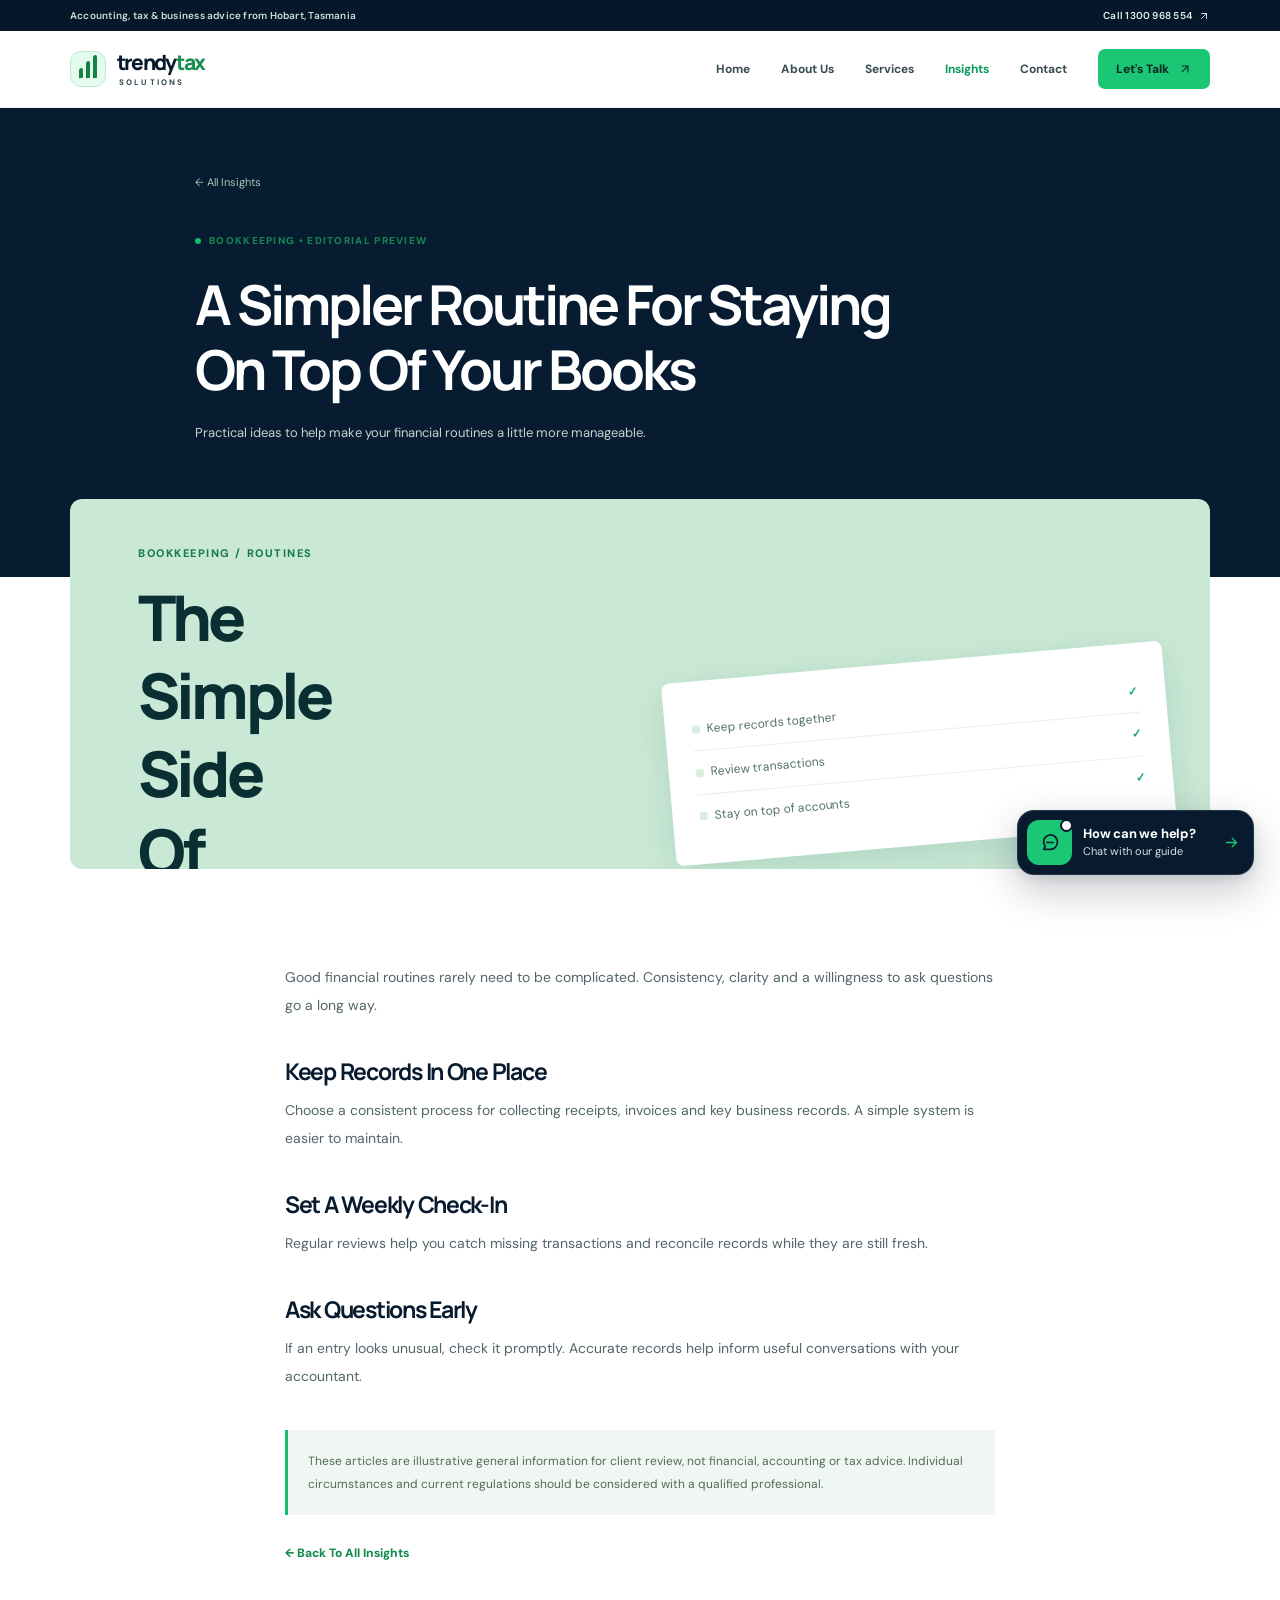
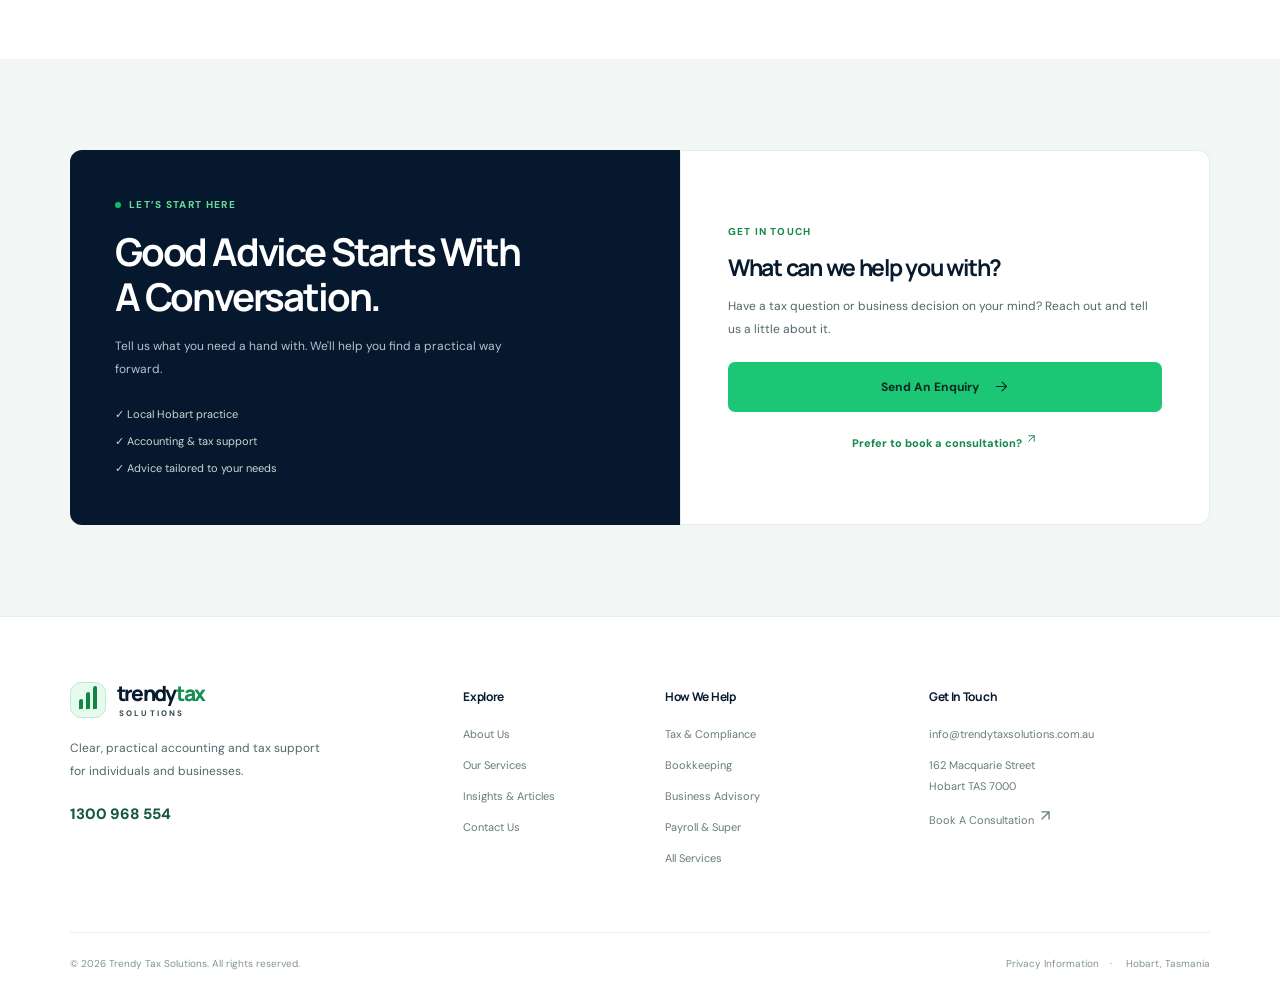
<file: insights/bookkeeping.html>
<!doctype html><html lang="en-AU"><head><meta charset="utf-8"><meta name="viewport" content="width=device-width, initial-scale=1"><meta name="theme-color" content="#f2f6f4"><meta name="description" content="A Simpler Routine For Staying On Top Of Your Books — an editorial preview from Trendy Tax Solutions."><meta property="og:type" content="website"><meta property="og:title" content="A Simpler Routine For Staying On Top Of Your Books | Trendy Tax Solutions"><meta property="og:description" content="A Simpler Routine For Staying On Top Of Your Books — an editorial preview from Trendy Tax Solutions."><link rel="icon" type="image/png" href="../assets/img/brand-mark.png"><link rel="stylesheet" href="../assets/css/style.css"><title>A Simpler Routine For Staying On Top Of Your Books | Trendy Tax Solutions</title><link rel="stylesheet" href="../assets/css/chatbot.css"></head><body><a class="skip-link" href="#main">Skip to content</a><div class="utility-bar"><div class="wrap"><span>Accounting, tax &amp; business advice from Hobart, Tasmania</span><a href="tel:1300968554">Call 1300 968 554 <svg aria-hidden="true" viewBox="0 0 24 24" width="17" height="17" fill="none" stroke="currentColor" stroke-width="1.8" stroke-linecap="round"><path d="M7 17 17 7M7 7h10v10"/></svg></a></div></div><header class="site-header" id="site-header"><div class="wrap nav-wrap"><a class="wordmark" href="../index.html" aria-label="Trendy Tax Solutions home"><span class="wordmark-symbol" aria-hidden="true"><span></span><span></span><span></span></span><span class="wordmark-name">trendy<span>tax</span><small>SOLUTIONS</small></span></a><button class="menu-button" type="button" aria-label="Open navigation" aria-expanded="false" aria-controls="main-navigation"><span></span><span></span><span></span></button><nav id="main-navigation" class="main-navigation" aria-label="Primary navigation"><a class="" href="../index.html">Home</a><a class="" href="../about.html">About Us</a><a class="" href="../services.html">Services</a><a class="current" href="../insights.html">Insights</a><a class="" href="../contact.html">Contact</a><a class="header-contact" href="../contact.html">Let's Talk <svg aria-hidden="true" viewBox="0 0 24 24" width="17" height="17" fill="none" stroke="currentColor" stroke-width="1.8" stroke-linecap="round"><path d="M7 17 17 7M7 7h10v10"/></svg></a></nav></div></header><main id="main"><section class="article-banner"><div class="wrap"><a class="article-breadcrumb" href="../insights.html">← All Insights</a><span class="kicker"><span class="dot"></span>BOOKKEEPING • EDITORIAL PREVIEW</span><h1>A Simpler Routine For Staying On Top Of Your Books</h1><p>Practical ideas to help make your financial routines a little more manageable.</p></div></section><div class="wrap article-cover"><div class="editorial-art art-books"><span class="art-small">BOOKKEEPING / ROUTINES</span><strong>The Simple Side<br>Of Staying Organised.</strong><div class="art-ledger"><div><i></i><span>Keep records together</span><b>✓</b></div><div><i></i><span>Review transactions</span><b>✓</b></div><div><i></i><span>Stay on top of accounts</span><b>✓</b></div></div></div></div><section class="section-pad"><div class="wrap"><article class="article-reading"><p>Good financial routines rarely need to be complicated. Consistency, clarity and a willingness to ask questions go a long way.</p><h2>Keep Records In One Place</h2><p>Choose a consistent process for collecting receipts, invoices and key business records. A simple system is easier to maintain.</p><h2>Set A Weekly Check-In</h2><p>Regular reviews help you catch missing transactions and reconcile records while they are still fresh.</p><h2>Ask Questions Early</h2><p>If an entry looks unusual, check it promptly. Accurate records help inform useful conversations with your accountant.</p><aside>These articles are illustrative general information for client review, not financial, accounting or tax advice. Individual circumstances and current regulations should be considered with a qualified professional.</aside><a class="article-back" href="../insights.html">← Back To All Insights</a></article></div></section><section class="closing-section"><div class="wrap closing-grid"><div><span class="kicker"><span class="dot"></span>LET’S START HERE</span><h2>Good Advice Starts With<br>A Conversation.</h2><p>Tell us what you need a hand with. We'll help you find a practical way forward.</p><div class="closing-points"><span>✓ Local Hobart practice</span><span>✓ Accounting &amp; tax support</span><span>✓ Advice tailored to your needs</span></div></div><div class="closing-card"><span class="small-label">GET IN TOUCH</span><h3>What can we help you with?</h3><p>Have a tax question or business decision on your mind? Reach out and tell us a little about it.</p><a class="btn btn-primary" href="../contact.html">Send An Enquiry<svg aria-hidden="true" viewBox="0 0 24 24" width="17" height="17" fill="none" stroke="currentColor" stroke-width="1.8" stroke-linecap="round" stroke-linejoin="round"><path d="M4 12h16m-7-7 7 7-7 7"/></svg></a><a href="https://www.trendytaxsolutions.com.au/book-online" target="_blank" rel="noopener noreferrer" class="plain-link">Prefer to book a consultation? <svg aria-hidden="true" viewBox="0 0 24 24" width="17" height="17" fill="none" stroke="currentColor" stroke-width="1.8" stroke-linecap="round"><path d="M7 17 17 7M7 7h10v10"/></svg></a></div></div></section></main><footer class="site-footer"><div class="wrap footer-columns"><div class="footer-brand"><a class="wordmark" href="../index.html" aria-label="Trendy Tax Solutions home"><span class="wordmark-symbol" aria-hidden="true"><span></span><span></span><span></span></span><span class="wordmark-name">trendy<span>tax</span><small>SOLUTIONS</small></span></a><p>Clear, practical accounting and tax support for individuals and businesses.</p><a class="footer-phone" href="tel:1300968554">1300 968 554</a></div><div><h4>Explore</h4><a href="../about.html">About Us</a><a href="../services.html">Our Services</a><a href="../insights.html">Insights &amp; Articles</a><a href="../contact.html">Contact Us</a></div><div><h4>How We Help</h4><a href="../services.html">Tax &amp; Compliance</a><a href="../services.html">Bookkeeping</a><a href="../services.html">Business Advisory</a><a href="../services.html">Payroll &amp; Super</a><a href="../services.html">All Services</a></div><div><h4>Get In Touch</h4><a href="mailto:info@trendytaxsolutions.com.au">info@trendytaxsolutions.com.au</a><span>162 Macquarie Street<br>Hobart TAS 7000</span><a href="https://www.trendytaxsolutions.com.au/book-online" target="_blank" rel="noopener noreferrer">Book A Consultation <svg aria-hidden="true" viewBox="0 0 24 24" width="17" height="17" fill="none" stroke="currentColor" stroke-width="1.8" stroke-linecap="round"><path d="M7 17 17 7M7 7h10v10"/></svg></a></div></div><div class="wrap footer-bottom"><span>© <span data-year>2026</span> Trendy Tax Solutions. All rights reserved.</span><span><a href="../privacy.html">Privacy Information</a><span class="footer-sep">·</span> Hobart, Tasmania</span></div></footer><script defer src="../assets/js/main.js"></script><script defer src="../assets/js/chatbot.js" data-chat-theme="fresh"></script></body></html>
</file>
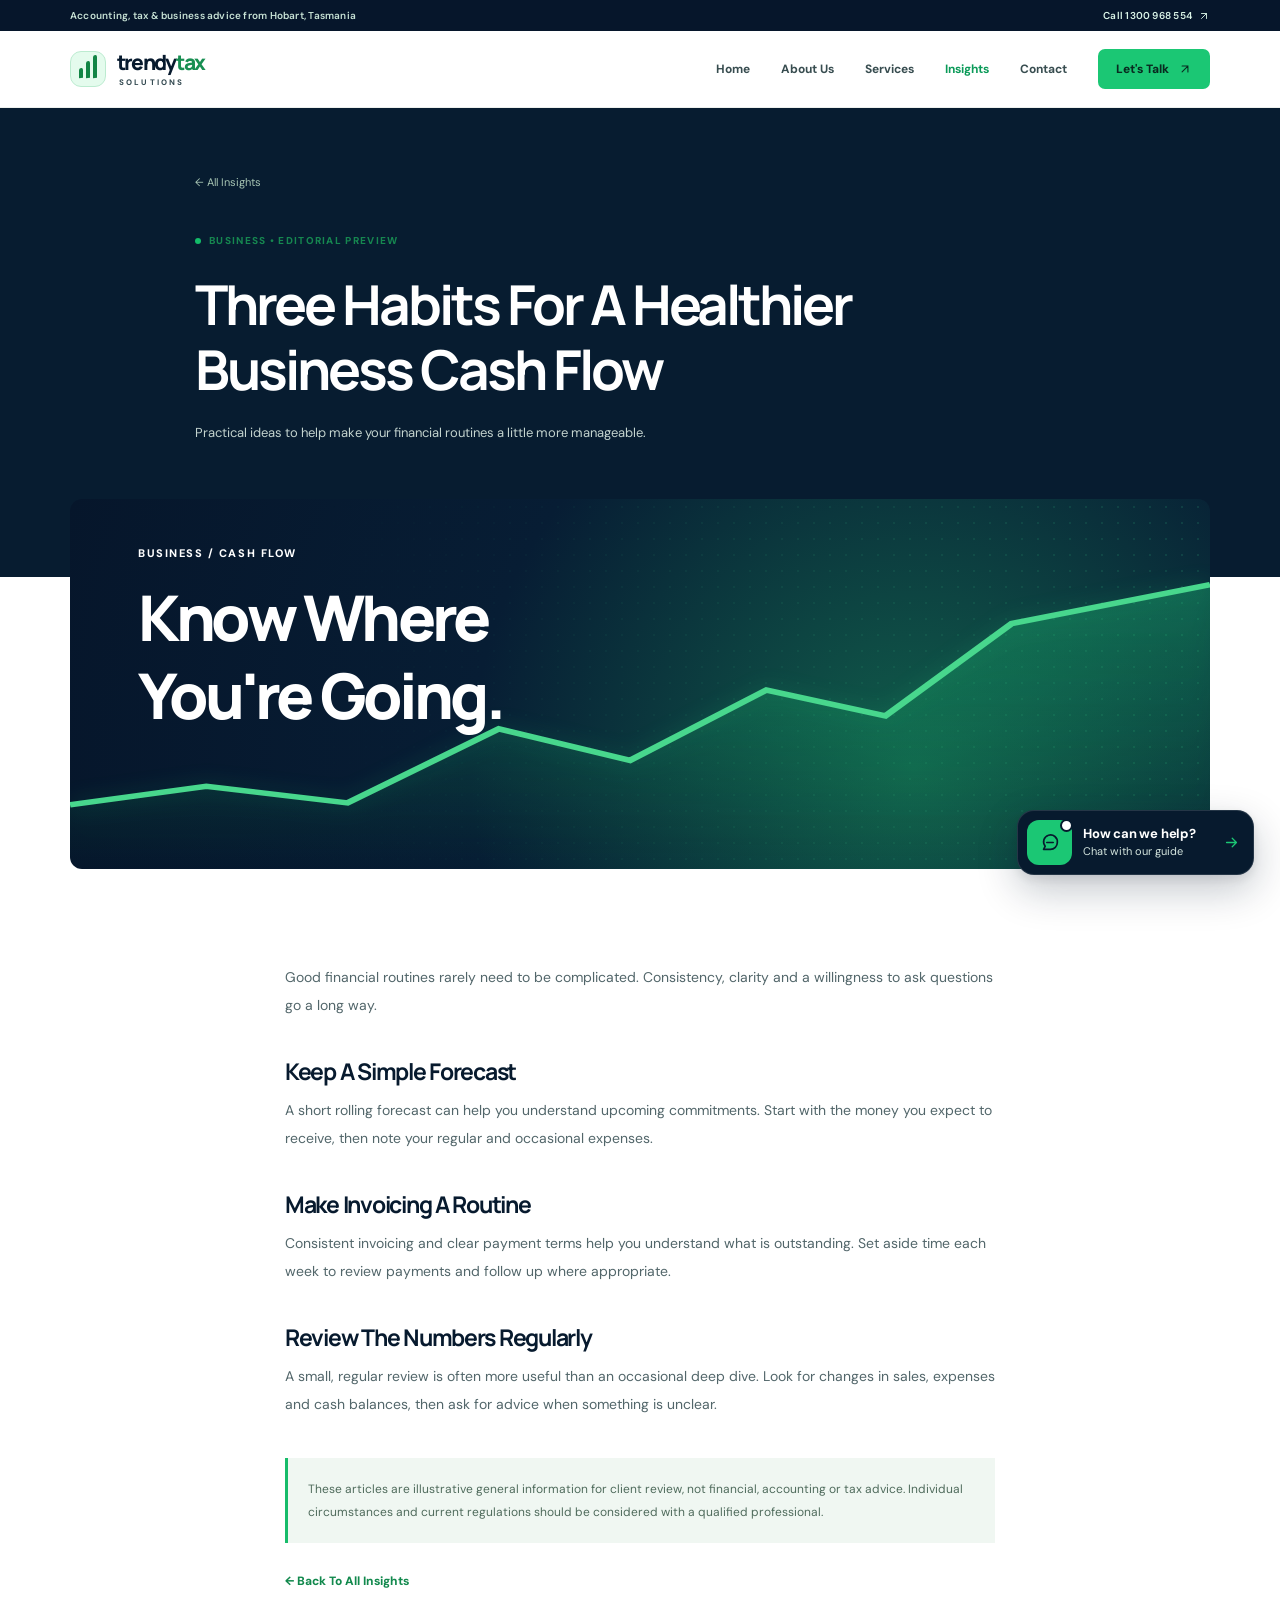
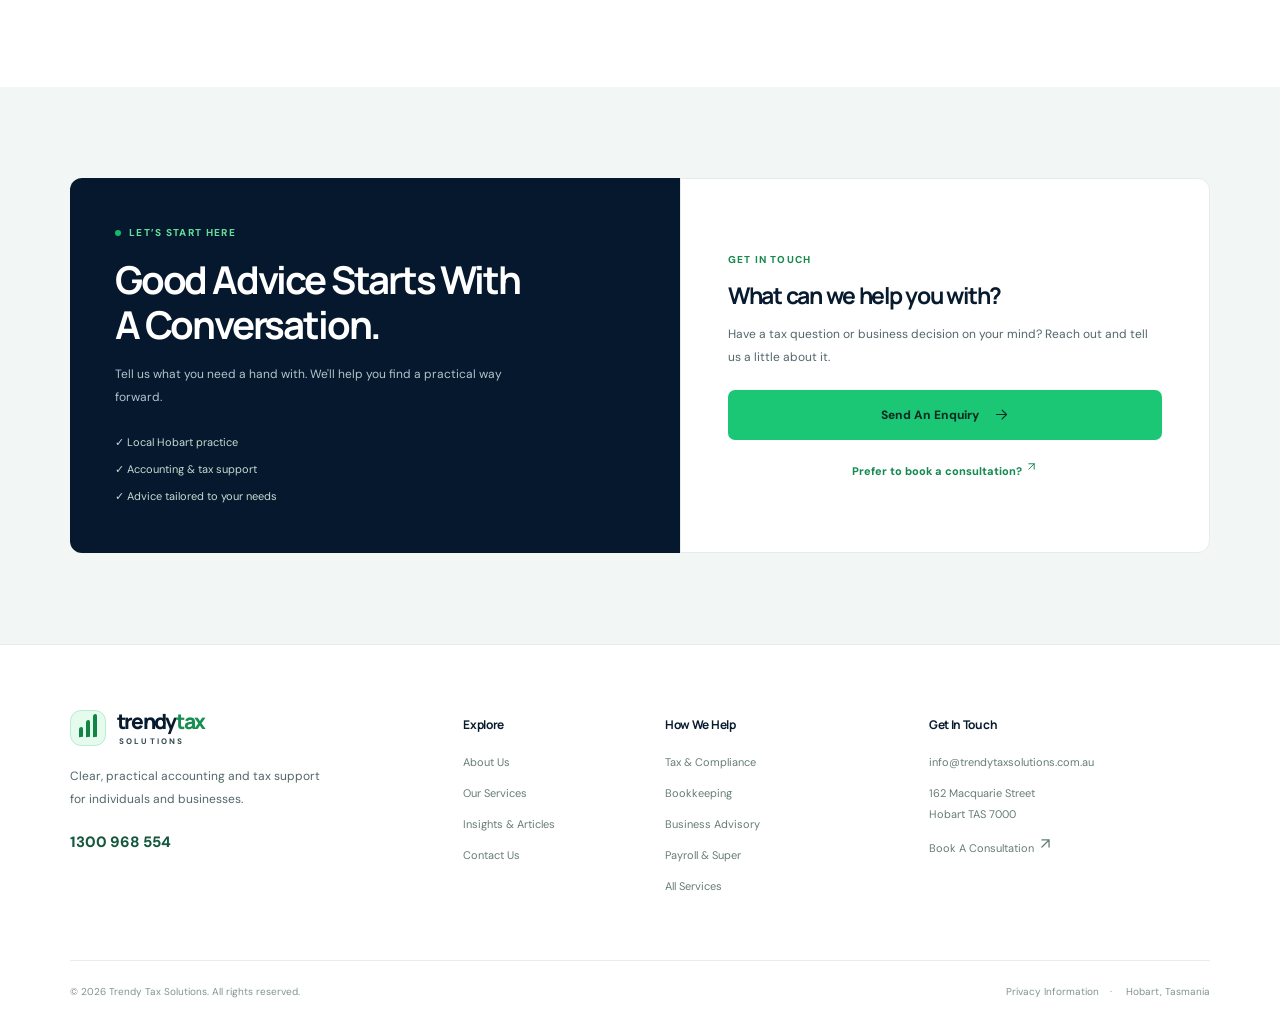
<file: insights/cash-flow.html>
<!doctype html><html lang="en-AU"><head><meta charset="utf-8"><meta name="viewport" content="width=device-width, initial-scale=1"><meta name="theme-color" content="#f2f6f4"><meta name="description" content="Three Habits For A Healthier Business Cash Flow — an editorial preview from Trendy Tax Solutions."><meta property="og:type" content="website"><meta property="og:title" content="Three Habits For A Healthier Business Cash Flow | Trendy Tax Solutions"><meta property="og:description" content="Three Habits For A Healthier Business Cash Flow — an editorial preview from Trendy Tax Solutions."><link rel="icon" type="image/png" href="../assets/img/brand-mark.png"><link rel="stylesheet" href="../assets/css/style.css"><title>Three Habits For A Healthier Business Cash Flow | Trendy Tax Solutions</title><link rel="stylesheet" href="../assets/css/chatbot.css"></head><body><a class="skip-link" href="#main">Skip to content</a><div class="utility-bar"><div class="wrap"><span>Accounting, tax &amp; business advice from Hobart, Tasmania</span><a href="tel:1300968554">Call 1300 968 554 <svg aria-hidden="true" viewBox="0 0 24 24" width="17" height="17" fill="none" stroke="currentColor" stroke-width="1.8" stroke-linecap="round"><path d="M7 17 17 7M7 7h10v10"/></svg></a></div></div><header class="site-header" id="site-header"><div class="wrap nav-wrap"><a class="wordmark" href="../index.html" aria-label="Trendy Tax Solutions home"><span class="wordmark-symbol" aria-hidden="true"><span></span><span></span><span></span></span><span class="wordmark-name">trendy<span>tax</span><small>SOLUTIONS</small></span></a><button class="menu-button" type="button" aria-label="Open navigation" aria-expanded="false" aria-controls="main-navigation"><span></span><span></span><span></span></button><nav id="main-navigation" class="main-navigation" aria-label="Primary navigation"><a class="" href="../index.html">Home</a><a class="" href="../about.html">About Us</a><a class="" href="../services.html">Services</a><a class="current" href="../insights.html">Insights</a><a class="" href="../contact.html">Contact</a><a class="header-contact" href="../contact.html">Let's Talk <svg aria-hidden="true" viewBox="0 0 24 24" width="17" height="17" fill="none" stroke="currentColor" stroke-width="1.8" stroke-linecap="round"><path d="M7 17 17 7M7 7h10v10"/></svg></a></nav></div></header><main id="main"><section class="article-banner"><div class="wrap"><a class="article-breadcrumb" href="../insights.html">← All Insights</a><span class="kicker"><span class="dot"></span>BUSINESS • EDITORIAL PREVIEW</span><h1>Three Habits For A Healthier Business Cash Flow</h1><p>Practical ideas to help make your financial routines a little more manageable.</p></div></section><div class="wrap article-cover"><div class="editorial-art art-cash"><div class="editorial-art-grain"></div><span class="art-small">BUSINESS / CASH FLOW</span><strong>Know Where<br>You're Going.</strong><svg viewBox="0 0 460 170" aria-hidden="true" preserveAspectRatio="none"><defs><linearGradient id="rise" x1="0" y1="1" x2="0" y2="0"><stop offset="0" stop-color="#18b75c" stop-opacity="0"/><stop offset="1" stop-color="#21da83" stop-opacity=".3"/></linearGradient></defs><path d="M0 158 L0 135 55 125 112 134 173 94 226 111 281 73 329 87 380 37 460 16 460 170 0 170z" fill="url(#rise)"/><path d="M0 135 55 125 112 134 173 94 226 111 281 73 329 87 380 37 460 16" fill="none" stroke="#48d78d" stroke-width="3"/></svg></div></div><section class="section-pad"><div class="wrap"><article class="article-reading"><p>Good financial routines rarely need to be complicated. Consistency, clarity and a willingness to ask questions go a long way.</p><h2>Keep A Simple Forecast</h2><p>A short rolling forecast can help you understand upcoming commitments. Start with the money you expect to receive, then note your regular and occasional expenses.</p><h2>Make Invoicing A Routine</h2><p>Consistent invoicing and clear payment terms help you understand what is outstanding. Set aside time each week to review payments and follow up where appropriate.</p><h2>Review The Numbers Regularly</h2><p>A small, regular review is often more useful than an occasional deep dive. Look for changes in sales, expenses and cash balances, then ask for advice when something is unclear.</p><aside>These articles are illustrative general information for client review, not financial, accounting or tax advice. Individual circumstances and current regulations should be considered with a qualified professional.</aside><a class="article-back" href="../insights.html">← Back To All Insights</a></article></div></section><section class="closing-section"><div class="wrap closing-grid"><div><span class="kicker"><span class="dot"></span>LET’S START HERE</span><h2>Good Advice Starts With<br>A Conversation.</h2><p>Tell us what you need a hand with. We'll help you find a practical way forward.</p><div class="closing-points"><span>✓ Local Hobart practice</span><span>✓ Accounting &amp; tax support</span><span>✓ Advice tailored to your needs</span></div></div><div class="closing-card"><span class="small-label">GET IN TOUCH</span><h3>What can we help you with?</h3><p>Have a tax question or business decision on your mind? Reach out and tell us a little about it.</p><a class="btn btn-primary" href="../contact.html">Send An Enquiry<svg aria-hidden="true" viewBox="0 0 24 24" width="17" height="17" fill="none" stroke="currentColor" stroke-width="1.8" stroke-linecap="round" stroke-linejoin="round"><path d="M4 12h16m-7-7 7 7-7 7"/></svg></a><a href="https://www.trendytaxsolutions.com.au/book-online" target="_blank" rel="noopener noreferrer" class="plain-link">Prefer to book a consultation? <svg aria-hidden="true" viewBox="0 0 24 24" width="17" height="17" fill="none" stroke="currentColor" stroke-width="1.8" stroke-linecap="round"><path d="M7 17 17 7M7 7h10v10"/></svg></a></div></div></section></main><footer class="site-footer"><div class="wrap footer-columns"><div class="footer-brand"><a class="wordmark" href="../index.html" aria-label="Trendy Tax Solutions home"><span class="wordmark-symbol" aria-hidden="true"><span></span><span></span><span></span></span><span class="wordmark-name">trendy<span>tax</span><small>SOLUTIONS</small></span></a><p>Clear, practical accounting and tax support for individuals and businesses.</p><a class="footer-phone" href="tel:1300968554">1300 968 554</a></div><div><h4>Explore</h4><a href="../about.html">About Us</a><a href="../services.html">Our Services</a><a href="../insights.html">Insights &amp; Articles</a><a href="../contact.html">Contact Us</a></div><div><h4>How We Help</h4><a href="../services.html">Tax &amp; Compliance</a><a href="../services.html">Bookkeeping</a><a href="../services.html">Business Advisory</a><a href="../services.html">Payroll &amp; Super</a><a href="../services.html">All Services</a></div><div><h4>Get In Touch</h4><a href="mailto:info@trendytaxsolutions.com.au">info@trendytaxsolutions.com.au</a><span>162 Macquarie Street<br>Hobart TAS 7000</span><a href="https://www.trendytaxsolutions.com.au/book-online" target="_blank" rel="noopener noreferrer">Book A Consultation <svg aria-hidden="true" viewBox="0 0 24 24" width="17" height="17" fill="none" stroke="currentColor" stroke-width="1.8" stroke-linecap="round"><path d="M7 17 17 7M7 7h10v10"/></svg></a></div></div><div class="wrap footer-bottom"><span>© <span data-year>2026</span> Trendy Tax Solutions. All rights reserved.</span><span><a href="../privacy.html">Privacy Information</a><span class="footer-sep">·</span> Hobart, Tasmania</span></div></footer><script defer src="../assets/js/main.js"></script><script defer src="../assets/js/chatbot.js" data-chat-theme="fresh"></script></body></html>
</file>
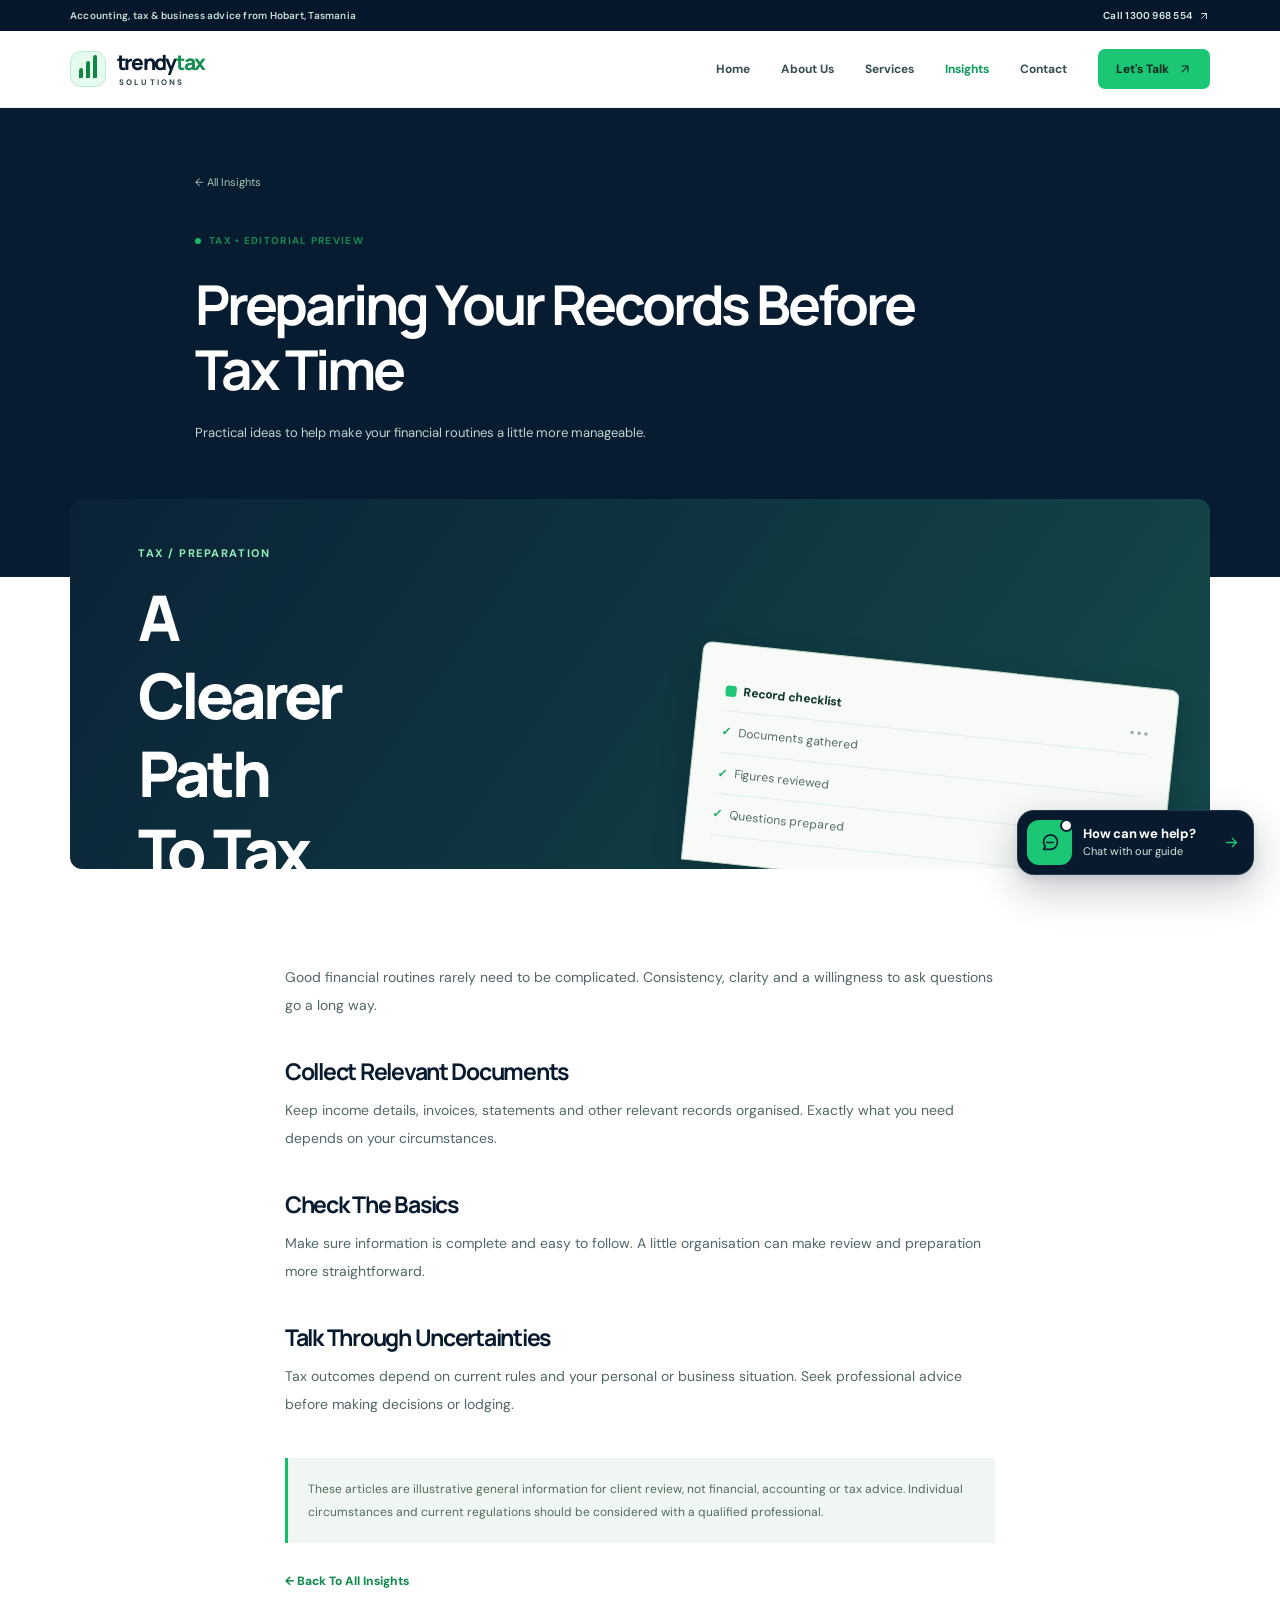
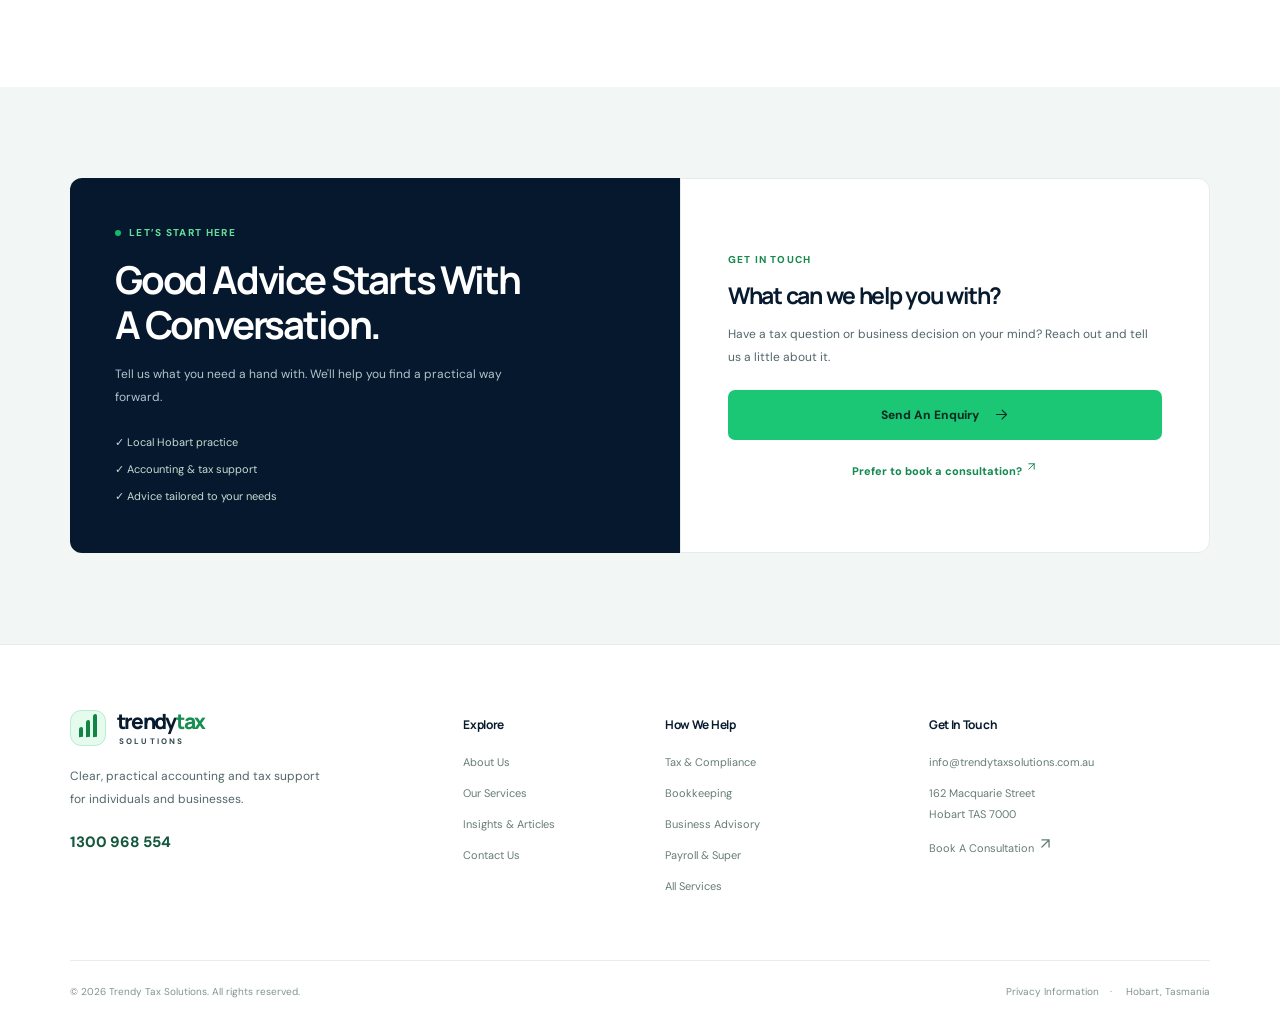
<file: insights/tax-readiness.html>
<!doctype html><html lang="en-AU"><head><meta charset="utf-8"><meta name="viewport" content="width=device-width, initial-scale=1"><meta name="theme-color" content="#f2f6f4"><meta name="description" content="Preparing Your Records Before Tax Time — an editorial preview from Trendy Tax Solutions."><meta property="og:type" content="website"><meta property="og:title" content="Preparing Your Records Before Tax Time | Trendy Tax Solutions"><meta property="og:description" content="Preparing Your Records Before Tax Time — an editorial preview from Trendy Tax Solutions."><link rel="icon" type="image/png" href="../assets/img/brand-mark.png"><link rel="stylesheet" href="../assets/css/style.css"><title>Preparing Your Records Before Tax Time | Trendy Tax Solutions</title><link rel="stylesheet" href="../assets/css/chatbot.css"></head><body><a class="skip-link" href="#main">Skip to content</a><div class="utility-bar"><div class="wrap"><span>Accounting, tax &amp; business advice from Hobart, Tasmania</span><a href="tel:1300968554">Call 1300 968 554 <svg aria-hidden="true" viewBox="0 0 24 24" width="17" height="17" fill="none" stroke="currentColor" stroke-width="1.8" stroke-linecap="round"><path d="M7 17 17 7M7 7h10v10"/></svg></a></div></div><header class="site-header" id="site-header"><div class="wrap nav-wrap"><a class="wordmark" href="../index.html" aria-label="Trendy Tax Solutions home"><span class="wordmark-symbol" aria-hidden="true"><span></span><span></span><span></span></span><span class="wordmark-name">trendy<span>tax</span><small>SOLUTIONS</small></span></a><button class="menu-button" type="button" aria-label="Open navigation" aria-expanded="false" aria-controls="main-navigation"><span></span><span></span><span></span></button><nav id="main-navigation" class="main-navigation" aria-label="Primary navigation"><a class="" href="../index.html">Home</a><a class="" href="../about.html">About Us</a><a class="" href="../services.html">Services</a><a class="current" href="../insights.html">Insights</a><a class="" href="../contact.html">Contact</a><a class="header-contact" href="../contact.html">Let's Talk <svg aria-hidden="true" viewBox="0 0 24 24" width="17" height="17" fill="none" stroke="currentColor" stroke-width="1.8" stroke-linecap="round"><path d="M7 17 17 7M7 7h10v10"/></svg></a></nav></div></header><main id="main"><section class="article-banner"><div class="wrap"><a class="article-breadcrumb" href="../insights.html">← All Insights</a><span class="kicker"><span class="dot"></span>TAX • EDITORIAL PREVIEW</span><h1>Preparing Your Records Before Tax Time</h1><p>Practical ideas to help make your financial routines a little more manageable.</p></div></section><div class="wrap article-cover"><div class="editorial-art art-tax"><span class="art-small">TAX / PREPARATION</span><strong>A Clearer Path<br>To Tax Time.</strong><div class="art-tax-sheet"><div class="sheet-head"><i></i><span>Record checklist</span><b>● ● ●</b></div><div><em>✓</em><span>Documents gathered</span></div><div><em>✓</em><span>Figures reviewed</span></div><div><em>✓</em><span>Questions prepared</span></div></div></div></div><section class="section-pad"><div class="wrap"><article class="article-reading"><p>Good financial routines rarely need to be complicated. Consistency, clarity and a willingness to ask questions go a long way.</p><h2>Collect Relevant Documents</h2><p>Keep income details, invoices, statements and other relevant records organised. Exactly what you need depends on your circumstances.</p><h2>Check The Basics</h2><p>Make sure information is complete and easy to follow. A little organisation can make review and preparation more straightforward.</p><h2>Talk Through Uncertainties</h2><p>Tax outcomes depend on current rules and your personal or business situation. Seek professional advice before making decisions or lodging.</p><aside>These articles are illustrative general information for client review, not financial, accounting or tax advice. Individual circumstances and current regulations should be considered with a qualified professional.</aside><a class="article-back" href="../insights.html">← Back To All Insights</a></article></div></section><section class="closing-section"><div class="wrap closing-grid"><div><span class="kicker"><span class="dot"></span>LET’S START HERE</span><h2>Good Advice Starts With<br>A Conversation.</h2><p>Tell us what you need a hand with. We'll help you find a practical way forward.</p><div class="closing-points"><span>✓ Local Hobart practice</span><span>✓ Accounting &amp; tax support</span><span>✓ Advice tailored to your needs</span></div></div><div class="closing-card"><span class="small-label">GET IN TOUCH</span><h3>What can we help you with?</h3><p>Have a tax question or business decision on your mind? Reach out and tell us a little about it.</p><a class="btn btn-primary" href="../contact.html">Send An Enquiry<svg aria-hidden="true" viewBox="0 0 24 24" width="17" height="17" fill="none" stroke="currentColor" stroke-width="1.8" stroke-linecap="round" stroke-linejoin="round"><path d="M4 12h16m-7-7 7 7-7 7"/></svg></a><a href="https://www.trendytaxsolutions.com.au/book-online" target="_blank" rel="noopener noreferrer" class="plain-link">Prefer to book a consultation? <svg aria-hidden="true" viewBox="0 0 24 24" width="17" height="17" fill="none" stroke="currentColor" stroke-width="1.8" stroke-linecap="round"><path d="M7 17 17 7M7 7h10v10"/></svg></a></div></div></section></main><footer class="site-footer"><div class="wrap footer-columns"><div class="footer-brand"><a class="wordmark" href="../index.html" aria-label="Trendy Tax Solutions home"><span class="wordmark-symbol" aria-hidden="true"><span></span><span></span><span></span></span><span class="wordmark-name">trendy<span>tax</span><small>SOLUTIONS</small></span></a><p>Clear, practical accounting and tax support for individuals and businesses.</p><a class="footer-phone" href="tel:1300968554">1300 968 554</a></div><div><h4>Explore</h4><a href="../about.html">About Us</a><a href="../services.html">Our Services</a><a href="../insights.html">Insights &amp; Articles</a><a href="../contact.html">Contact Us</a></div><div><h4>How We Help</h4><a href="../services.html">Tax &amp; Compliance</a><a href="../services.html">Bookkeeping</a><a href="../services.html">Business Advisory</a><a href="../services.html">Payroll &amp; Super</a><a href="../services.html">All Services</a></div><div><h4>Get In Touch</h4><a href="mailto:info@trendytaxsolutions.com.au">info@trendytaxsolutions.com.au</a><span>162 Macquarie Street<br>Hobart TAS 7000</span><a href="https://www.trendytaxsolutions.com.au/book-online" target="_blank" rel="noopener noreferrer">Book A Consultation <svg aria-hidden="true" viewBox="0 0 24 24" width="17" height="17" fill="none" stroke="currentColor" stroke-width="1.8" stroke-linecap="round"><path d="M7 17 17 7M7 7h10v10"/></svg></a></div></div><div class="wrap footer-bottom"><span>© <span data-year>2026</span> Trendy Tax Solutions. All rights reserved.</span><span><a href="../privacy.html">Privacy Information</a><span class="footer-sep">·</span> Hobart, Tasmania</span></div></footer><script defer src="../assets/js/main.js"></script><script defer src="../assets/js/chatbot.js" data-chat-theme="fresh"></script></body></html>
</file>
<file: assets/css/style.css>
@import url('https://fonts.googleapis.com/css2?family=DM+Sans:wght@400;500;600;700;800&family=Manrope:wght@400;500;600;700;800&display=swap');
:root{--ink:#071a2e;--navy:#06162b;--navy2:#0d2637;--green:#1bc774;--green-dark:#13854e;--bg:#f2f6f4;--pale:#f7faf8;--white:#fff;--muted:#52666a;--line:#dce8e2;--shadow:0 24px 70px rgba(13,47,45,.12);--wrap:1140px}
*{box-sizing:border-box}html{scroll-behavior:smooth;scroll-padding-top:95px}body{margin:0;color:var(--ink);background:#fff;font:15px/1.7 'DM Sans',Arial,sans-serif;-webkit-font-smoothing:antialiased}body,button,input,select,textarea{font-family:'DM Sans',Arial,sans-serif}a{color:inherit;text-decoration:none}button{cursor:pointer}img{max-width:100%;display:block}button,input,textarea,select{font-size:inherit}button,textarea,input,select{font-family:inherit}h1,h2,h3,h4,p{margin-top:0}h1,h2,h3,h4{font-family:Manrope,'DM Sans',sans-serif;letter-spacing:-.055em;line-height:1.18}p{color:var(--muted)}button:focus-visible,a:focus-visible,input:focus-visible,select:focus-visible,textarea:focus-visible{outline:3px solid #30ce86;outline-offset:3px}.wrap{width:min(var(--wrap),calc(100% - 72px));margin:0 auto}.narrow{max-width:820px}.skip-link{position:absolute;top:-100px;left:12px;background:var(--green);color:var(--navy);z-index:1001;padding:12px}.skip-link:focus{top:12px}.utility-bar{background:var(--navy);height:31px;color:#c8e3d6;font-size:10px;font-weight:600;letter-spacing:.022em}.utility-bar .wrap{height:100%;display:flex;align-items:center;justify-content:space-between}.utility-bar a{color:#dbf5e8;display:inline-flex;align-items:center;gap:6px}.utility-bar svg{width:12px;height:12px}.site-header{height:77px;background:rgba(255,255,255,.98);position:sticky;top:0;z-index:100;border-bottom:1px solid #edf0ed}.site-header.scrolled{box-shadow:0 9px 26px rgba(8,32,28,.06)}.nav-wrap{height:100%;display:flex;align-items:center;justify-content:space-between;gap:30px}.wordmark{display:inline-flex;align-items:center;gap:11px;flex-shrink:0;line-height:1}.wordmark-symbol{height:36px;width:36px;border-radius:11px;background:#e4fbed;border:1px solid #bcebd0;display:flex;align-items:flex-end;justify-content:center;gap:3px;padding:8px}.wordmark-symbol span{background:#128545;width:6px;border-radius:2px 2px 0 0;display:block;transform:skewY(-9deg)}.wordmark-symbol span:nth-child(1){height:10px}.wordmark-symbol span:nth-child(2){height:17px}.wordmark-symbol span:nth-child(3){height:23px}.wordmark-name{display:block;font:800 21px/1 'Manrope',sans-serif;letter-spacing:-.085em}.wordmark-name>span{color:#188f52}.wordmark-name small{display:block;font:800 8px/1 'DM Sans',sans-serif;letter-spacing:.27em;margin:5px 0 0 2px;color:#354b52}.main-navigation{display:flex;align-items:center;gap:31px}.main-navigation>a:not(.header-contact){font-size:12px;font-weight:700;color:#384d50;transition:color .2s}.main-navigation>a.current,.main-navigation>a:hover{color:#0a9a58}.header-contact{display:flex;align-items:center;gap:9px;background:var(--green);color:#092a20;border-radius:7px;font-size:12px;font-weight:800;padding:12px 18px;line-height:1.4;transition:background .2s,transform .2s}.header-contact:hover{background:#48d995;transform:translateY(-1px)}.header-contact svg{width:14px;height:14px}.menu-button{display:none;border:0;background:transparent;padding:8px;flex-direction:column;gap:5px}.menu-button span{display:block;width:24px;height:2px;background:#102632}
.kicker{display:inline-flex;align-items:center;gap:8px;font-size:10px;font-weight:800;letter-spacing:.13em;text-transform:uppercase;color:#168750;line-height:1.4}.kicker .dot{height:6px;width:6px;border-radius:50%;background:#13bc69;flex:none}.btn{border:1px solid transparent;display:inline-flex;align-items:center;justify-content:center;gap:15px;padding:14px 20px;min-height:48px;border-radius:7px;font-size:12px;font-weight:800;white-space:nowrap;transition:transform .18s,background .18s,border-color .18s}.btn:hover{transform:translateY(-2px)}.btn svg{width:15px}.btn-green,.btn-primary{background:var(--green);color:#0b2b24}.btn-green:hover,.btn-primary:hover{background:#4bd995}.btn-outline{background:transparent;color:var(--ink);border-color:#cbdad4}.btn-outline:hover{background:#e8f6ee;border-color:#8ccfab}.btn-outline-light{border:1px solid #425669;color:#f3fafa}.btn-outline-light:hover{background:#193849}.section-pad{padding:94px 0}.soft-section{background:var(--bg)}.section-heading{max-width:690px;margin-bottom:35px}.section-heading.center{text-align:center;margin-left:auto;margin-right:auto}.section-heading h2{font-size:clamp(30px,3.6vw,41px);line-height:1.18;letter-spacing:-.06em;margin:14px 0 12px}.section-heading p{max-width:570px;margin:0;font-size:13px;line-height:1.85}.section-heading.center p{margin:0 auto}
/* The reference layout: bright, typographic hero with a meticulously designed finance dashboard. */
.hero{background:linear-gradient(120deg,#f7faf8 0%,#f2f8f4 68%,#eaf5ef 100%);overflow:hidden}.hero-grid{display:grid;grid-template-columns:1.06fr 1fr;align-items:center;gap:38px;min-height:610px;padding:66px 0 84px}.hero-copy{position:relative;z-index:3}.hero h1{font-size:clamp(37px,4.4vw,57px);line-height:1.12;letter-spacing:-.072em;font-weight:800;margin:19px 0 21px;max-width:640px}.hero h1>span,.subhero h1 span,.local-grid h2 span{color:#248845}.hero-copy>p{font-size:13px;line-height:1.92;max-width:455px;margin:0 0 27px;color:#53676d}.hero-buttons{display:flex;gap:10px;flex-wrap:wrap}.hero-detail{margin-top:31px;border-top:1px solid #dbe8de;display:flex;flex-direction:column;gap:9px;padding-top:18px}.hero-detail-line{font-size:11px;color:#4f6960;display:flex;align-items:center;gap:10px;font-weight:600}.mini-mark{width:18px;height:18px;background:#ddf5e5;border-radius:50%;display:inline-flex;align-items:center;justify-content:center;color:#179258;font-weight:900;font-size:10px}.hero-graphic{position:relative;height:470px;min-width:0;display:grid;place-items:center}.orbital{position:absolute;border:1px solid rgba(41,145,90,.13);border-radius:50%;pointer-events:none}.orbital-one{height:515px;width:515px;right:-145px;top:-23px}.orbital-two{height:680px;width:680px;right:-230px;top:-105px}.chart-offset{width:100%;position:relative;max-width:510px;transform:rotate(-1.3deg)}.dashboard{position:relative;z-index:2;box-shadow:0 28px 75px rgba(3,45,32,.16);border:1px solid #d8e8df;background:#fff;border-radius:13px;padding:20px 23px 16px}.dash-top{display:flex;justify-content:space-between;align-items:center;padding-bottom:17px;border-bottom:1px solid #edf2ee}.dash-brand{display:flex;align-items:center;gap:8px;font-size:12px;color:#153c38;font-weight:800;line-height:1.12}.dash-brand small{display:block;font-size:7px;letter-spacing:.12em;color:#98aaa4;margin-top:4px}.dash-square{background:#073c2a;color:#8ef1b5;padding:5px;border-radius:6px;line-height:1;font-size:13px}.dash-menu{font-size:9px;color:#758c84;background:#f4f8f5;border-radius:5px;padding:6px 10px}.dash-label{font-size:10px;font-weight:700;letter-spacing:.07em;color:#0e8f51;text-transform:uppercase;display:flex;justify-content:space-between;margin-top:18px}.demo-chip{font-size:8px;letter-spacing:0;text-transform:none;color:#69847b;font-weight:600;background:#eef5ef;padding:4px 7px;border-radius:8px}.dash-period{font-weight:800;font-size:17px;letter-spacing:-.035em;margin:4px 0 15px}.dash-period small{font-size:9px;font-weight:500;display:block;color:#9aaca5;letter-spacing:normal;margin-top:3px}.dash-metrics{display:grid;grid-template-columns:repeat(3,minmax(0,1fr));gap:8px}.dash-metrics>div{background:#f6f9f7;border:1px solid #edf2ed;border-radius:7px;padding:13px 10px}.dash-metrics span{font-size:9px;color:#698078;display:block}.dash-metrics strong{font-size:18px;letter-spacing:-.055em;line-height:1.8;color:#10322c;display:block}.dash-metrics small{font-size:8px;color:#3ba66c}.dash-graph-top{display:flex;align-items:center;justify-content:space-between;margin:24px 0 9px;font-size:11px;font-weight:800}.dash-pill{font-size:9px;font-weight:600;color:#768e82;border:1px solid #dde9df;padding:5px 8px;border-radius:5px}.graph-area{height:152px;position:relative;margin:0 4px 0 8px}.graph-grid{height:119px;position:absolute;inset:0 0 auto;border-bottom:1px solid #e3eee6;display:flex;flex-direction:column;justify-content:space-between}.graph-grid i{border-top:1px dashed #eaf1eb;width:100%}.bars{position:relative;display:grid;grid-template-columns:repeat(8,1fr);gap:15px;height:150px;align-items:end}.bars>div{height:100%;position:relative;display:flex;flex-direction:column;align-items:center;justify-content:flex-end;gap:6px}.bars b{display:block;position:absolute;bottom:29px;width:100%;max-width:27px;height:var(--h);max-height:111px;background:linear-gradient(to top,#1bae64,#9cdeb3);border-radius:4px 4px 0 0}.bars>div:nth-child(2n) b{background:linear-gradient(to top,#72cf93,#c4edcb)}.bars em{font-size:8px;font-style:normal;color:#96a9a1;height:17px}.dash-end{display:flex;justify-content:space-between;gap:8px;font-size:8px;color:#84988e;border-top:1px solid #edf1ee;padding-top:11px;margin-top:8px}.dash-end span{display:flex;align-items:center;gap:6px}.dash-end i{height:7px;width:7px;background:var(--green);display:inline-block;border-radius:2px}.floating-chip{position:absolute;z-index:3;left:-42px;bottom:-21px;background:#fff;box-shadow:0 16px 46px rgba(8,50,42,.13);border:1px solid #e1eee4;border-radius:9px;padding:13px 20px;display:flex;gap:10px;align-items:center;transform:rotate(1.3deg)}.floating-check{height:27px;width:27px;background:#def7e9;border-radius:50%;display:flex;align-items:center;justify-content:center;color:#008a47;font-size:15px;font-weight:800}.floating-chip strong{font:800 10px Manrope,sans-serif;display:block}.floating-chip small{font-size:9px;color:#718780;display:block;line-height:1.5}
.coverage-strip{background:#fff;border-bottom:1px solid #e8efeb}.coverage-strip .wrap{display:flex;align-items:center;justify-content:space-between;gap:35px;padding:22px 0}.coverage-intro{font-size:11px;color:#80958a;font-weight:700;white-space:nowrap}.coverage-list{display:flex;justify-content:space-between;align-items:center;flex:1;gap:22px}.coverage-list>span{color:#53746a;white-space:nowrap;font-size:11px;font-weight:800;letter-spacing:.025em}.audiences-section{background:var(--bg)}.audience-grid{display:grid;grid-template-columns:repeat(3,minmax(0,1fr));gap:14px}.audience-card{display:flex;flex-direction:column;align-items:start;background:#fff;border:1px solid #dfeae4;border-radius:11px;min-height:269px;padding:24px;transition:box-shadow .2s,transform .2s,border-color .2s}.audience-card:hover{transform:translateY(-3px);border-color:#acdcc0;box-shadow:0 15px 40px rgba(0,65,40,.05)}.number-dot{font-size:10px;letter-spacing:.08em;color:#209258;font-weight:800}.audience-icon{height:38px;width:38px;border:1px solid #d8efe1;border-radius:8px;display:grid;place-items:center;font:700 22px Manrope,sans-serif;color:#208c54;margin:13px 0 12px}.audience-card h3{font-size:17px;line-height:1.34;letter-spacing:-.045em;margin:0 0 9px}.audience-card p{font-size:12px;line-height:1.75;margin:0 0 21px}.audience-more{margin-top:auto;color:#168b4e;font-size:11px;font-weight:800;display:flex;align-items:center;gap:9px}.audience-more svg{width:13px}
.services-section{background:#fff;padding:79px 0}.dark-panel{background:#05182e;color:#fff;border-radius:17px;padding:65px 56px 42px}.dark-panel .section-heading{margin-bottom:41px}.dark-panel .section-heading h2{color:#fff}.dark-panel .section-heading p{color:#a9bdc6}.dark-panel .kicker{color:#6be59e}.service-grid,.all-services{display:grid;grid-template-columns:repeat(3,minmax(0,1fr))}.service-grid{border-left:1px solid #244054;border-top:1px solid #244054}.service-tile{border-right:1px solid #244054;border-bottom:1px solid #244054;padding:25px 25px 24px;min-height:205px;display:flex;flex-direction:column;align-items:start;transition:background .18s}.service-tile:hover{background:#122a40}.tile-icon{color:#40d98d;margin:0 0 18px}.tile-icon svg{width:18px;height:18px}.service-tile h3{font-size:15px;color:#f3faff;letter-spacing:-.035em;margin:0 0 9px}.service-tile p{font-size:11px;line-height:1.75;color:#a5bac5;margin:0 0 16px}.tile-link{display:inline-flex;align-items:center;gap:8px;color:#65db94;font-size:10px;font-weight:700;margin-top:auto}.tile-link svg{width:13px}.services-bottom{display:flex;align-items:center;justify-content:space-between;gap:16px;margin-top:28px}.services-bottom span{font-size:11px;color:#a9bec6}.services-bottom a:not(.btn){color:#79ebb0;font-weight:700}.services-bottom a svg{width:13px}.problems-section .section-heading{max-width:630px}.problems-grid{max-width:870px;margin:0 auto;display:grid;grid-template-columns:1.55fr .92fr;gap:17px;align-items:stretch}.problem-list{display:flex;flex-direction:column;gap:9px}.problem{display:flex;gap:14px;background:#fff;padding:20px 21px;border-radius:10px;border:1px solid #e1ebe4;flex:1}.problem-cross{height:22px;width:22px;flex:none;border-radius:50%;background:#fff0ec;color:#d97455;font-weight:800;display:grid;place-items:center;font-size:17px;line-height:1}.problem h3{font-size:13px;letter-spacing:-.035em;margin:0 0 4px}.problem p{font-size:11px;line-height:1.7;margin:0}.problem-aside{border-radius:11px;background:var(--navy);padding:29px;color:white;display:flex;flex-direction:column;justify-content:end}.aside-symbol{font-size:30px;color:var(--green);margin-bottom:auto}.problem-aside h3{font-size:23px;letter-spacing:-.05em;margin:0 0 14px}.problem-aside p{font-size:12px;color:#b5c8cc;margin:0 0 27px}.problem-aside a{color:#6eeaa4;font-size:11px;font-weight:800;display:flex;gap:10px;align-items:center}.process-grid{display:grid;grid-template-columns:repeat(3,1fr);gap:15px}.process-card{min-height:320px;padding:26px;border:1px solid #dfe9e3;border-radius:10px;background:#fbfdfb;position:relative}.process-index{font-size:11px;color:#c5d6cb;font-weight:800;position:absolute;right:21px;top:24px}.process-icon{height:43px;width:43px;border-radius:9px;display:grid;place-items:center;background:#def5e6;color:#13834c;font-size:23px;margin-bottom:24px}.process-card h3{font-size:16px;letter-spacing:-.047em;margin:0 0 12px}.process-card>p{font-size:12px;line-height:1.85;min-height:74px}.process-card ul{list-style:none;margin:19px 0 0;padding:16px 0 0;border-top:1px solid #e1ece5}.process-card li{font-size:11px;color:#4d6860;line-height:2.15}.process-card li:before{content:'✓';color:#18ae5e;font-weight:900;margin-right:10px}
.local-section{padding:86px 0}.local-grid{display:grid;grid-template-columns:.94fr 1fr;gap:80px;align-items:center}.local-grid h2{font-size:clamp(31px,3.6vw,42px);margin:17px 0}.local-grid>div:first-child>p{font-size:13px;max-width:450px;line-height:1.9;margin-bottom:25px}.local-places{display:flex;flex-direction:column;gap:9px}.local-places>div{display:flex;align-items:center;gap:15px;background:#fff;border:1px solid #e4ede6;border-radius:10px;padding:14px 19px}.location-pin{background:#eaf7ee;color:#159356;width:33px;height:33px;display:grid;place-items:center;border-radius:50%;font-size:17px}.local-places>div>span:nth-child(2){flex:1}.local-places strong{font-size:12px;display:block}.local-places small{font-size:10px;color:#7b8f83;display:block;margin-top:2px}.local-places svg{color:#b0c4b6}.principles-section{padding-bottom:92px}.principles-grid{display:grid;grid-template-columns:repeat(4,minmax(0,1fr));gap:13px}.principles-grid>div{background:#f5f9f6;border:1px solid #e4eee8;border-radius:10px;text-align:center;padding:25px 10px}.principles-grid strong{font:800 29px/1.3 Manrope,sans-serif;letter-spacing:-.06em;display:block;color:#0c2534}.principles-grid span{font-size:11px;color:#638079;display:block;margin:6px auto 0;max-width:170px}.team-teaser-grid{display:grid;grid-template-columns:1fr 1fr;gap:71px;align-items:center}.team-teaser-image{height:350px;border-radius:11px;overflow:hidden}.team-teaser-image img{height:100%;width:100%;object-fit:cover;object-position:center 32%}.team-teaser-grid h2{font-size:clamp(30px,3.5vw,39px);margin:15px 0}.team-teaser-grid p{font-size:12px;line-height:1.95;margin:0 0 13px;max-width:430px}.team-teaser-grid .btn{margin-top:13px}.resource-grid{display:grid;grid-template-columns:repeat(3,minmax(0,1fr));gap:17px}.article-card{border:1px solid #e1eae5;border-radius:11px;overflow:hidden;background:#fff;display:flex;flex-direction:column;transition:transform .2s,box-shadow .2s}.article-card:hover{transform:translateY(-3px);box-shadow:0 18px 40px rgba(11,55,38,.08)}.article-img{height:184px;overflow:hidden}.article-img img{height:100%;width:100%;object-fit:cover;transition:transform .3s}.article-card:hover .article-img img{transform:scale(1.035)}.article-content-card{padding:23px;flex:1;display:flex;flex-direction:column}.article-category{color:#11884b;font-size:10px;font-weight:800}.article-category>span{color:#93a69b;font-weight:500;margin-left:5px}.article-card h3{font-size:17px;line-height:1.4;letter-spacing:-.045em;margin:10px 0 18px}.article-more{margin-top:auto;color:#148651;display:flex;align-items:center;gap:7px;font-size:10px;font-weight:800}.article-more svg{width:14px}.section-foot-link{text-align:center;margin-top:25px}.section-foot-link a{color:#107c45;font-size:12px;font-weight:800;display:inline-flex;align-items:center;gap:10px}.faq-list{margin:0 auto}.faq-item{border-bottom:1px solid #d5e4da}.faq-item:first-child{border-top:1px solid #d5e4da}.faq-item button{width:100%;display:flex;align-items:center;justify-content:space-between;text-align:left;gap:20px;border:none;background:transparent;font-size:13px;color:#142f37;font-weight:800;padding:21px 6px}.faq-item button span{font-size:22px;font-weight:400;transition:transform .2s;color:#168651}.faq-item button[aria-expanded=true] span{transform:rotate(45deg)}.faq-answer{display:none;color:#647d72;padding:0 45px 23px 6px;font-size:12px;line-height:1.9}.faq-item button[aria-expanded=true]+.faq-answer{display:block}.faq-after{text-align:center;color:#698076;font-size:12px;margin-top:28px}.faq-after a{color:#12824a;font-weight:800}.closing-section{background:var(--bg);padding:91px 0}.closing-grid{display:grid;grid-template-columns:1.07fr .93fr;gap:0;min-height:375px}.closing-grid>div:first-child{background:#06182d;color:white;border-radius:12px 0 0 12px;padding:43px 45px;display:flex;align-items:start;flex-direction:column;justify-content:center}.closing-grid .kicker{color:#66dc99}.closing-grid h2{font-size:clamp(29px,3vw,39px);color:#fff;letter-spacing:-.057em;margin:17px 0 15px}.closing-grid>div:first-child>p{font-size:12px;color:#b0c5cd;line-height:1.9;max-width:425px}.closing-points{display:flex;flex-direction:column;gap:8px;font-size:11px;color:#c5dcd1;margin-top:13px}.closing-card{background:#fff;border:1px solid #e4ede7;border-radius:0 12px 12px 0;padding:47px;display:flex;flex-direction:column;align-items:start;justify-content:center}.small-label{font-size:10px;letter-spacing:.12em;font-weight:800;color:#198a4d}.closing-card h3{font-size:23px;margin:14px 0}.closing-card p{font-size:12px;line-height:1.9;margin-bottom:21px}.closing-card .btn{width:100%}.plain-link{font-size:11px;color:#168852;font-weight:800;align-self:center;margin-top:18px}.plain-link svg{width:13px}
.site-footer{background:#fff;border-top:1px solid #e2eee6}.footer-columns{padding:65px 0 53px;display:grid;grid-template-columns:1.42fr .65fr .9fr 1.13fr;gap:40px}.footer-brand p{font-size:12px;max-width:265px;line-height:1.9;margin:19px 0}.footer-phone{font-weight:800!important;color:#15583e!important}.footer-columns h4{font-size:12px;letter-spacing:-.025em;margin:8px 0 20px}.footer-columns>div:not(.footer-brand)>a,.footer-columns>div:not(.footer-brand)>span{display:block;color:#667d72;font-size:11px;line-height:1.9;margin-bottom:10px;overflow-wrap:anywhere}.footer-columns a:hover{color:#138d50!important}.footer-bottom{display:flex;justify-content:space-between;gap:15px;align-items:center;border-top:1px solid #e7eee9;padding:22px 0;font-size:10px;color:#82958d}.footer-bottom a:hover{color:#168c4c}.footer-sep{margin:0 11px}
/* Interior pages */
.subhero{padding:88px 0 84px;background:#f2f7f3;text-align:center}.subhero .wrap{max-width:830px}.subhero h1{font-size:clamp(39px,5.3vw,61px);letter-spacing:-.072em;line-height:1.14;margin:19px 0 19px}.subhero p{font-size:13px;line-height:1.85;max-width:560px;margin:0 auto}.about-story{display:grid;grid-template-columns:.86fr 1fr;gap:84px;align-items:center}.about-portrait{background:#f3f7f4;border-radius:11px;height:446px;overflow:hidden}.about-portrait img{height:100%;width:100%;object-fit:contain;object-position:center bottom}.about-story h2,.process-split h2,.contact-detail h2{font-size:clamp(29px,3.5vw,40px);margin:19px 0}.about-story p,.process-split p,.contact-detail>p{font-size:13px;line-height:1.95;margin-bottom:14px}.about-contact{border-top:1px solid #dceae2;display:flex;flex-direction:column;gap:3px;padding-top:20px;margin-top:23px;margin-bottom:23px}.about-contact strong{font-size:12px}.about-contact span{font-size:11px;color:#71857b}.values-grid{display:grid;grid-template-columns:repeat(5,minmax(0,1fr));gap:11px}.values-grid>div{border:1px solid #dcece1;padding:25px 15px;border-radius:9px;background:#f6faf7;min-height:113px}.values-grid strong{display:block;font-size:12px}.values-grid span{font-size:11px;color:#678174;display:block;margin-top:10px}.all-services{gap:12px}.all-services .service-tile{background:#f8fbf8;color:#143045;border:1px solid #dfeae3;border-radius:10px;min-height:220px}.all-services .service-tile:hover{background:#eef9f0}.all-services .service-tile h3{color:#0c2833;font-size:17px}.all-services .service-tile p{color:#637d70}.all-services .tile-link{color:#15864b}.process-split{display:grid;grid-template-columns:1fr 1fr;gap:74px;align-items:center}.process-photo{height:350px;overflow:hidden;border-radius:11px;background:#e5f2e7}.process-photo img{width:100%;height:100%;object-fit:cover}.filters{display:flex;align-items:center;gap:8px;flex-wrap:wrap;margin-bottom:28px}.filters button{border:1px solid #d6e6dc;background:#f7faf8;border-radius:7px;padding:10px 16px;color:#557168;font-size:11px;font-weight:800}.filters button[aria-pressed=true],.filters button:hover{color:#fff;background:#0a2940;border-color:#0a2940}.editorial-notice{font-size:11px;color:#83978d;margin-top:23px}.contact-layout{display:grid;grid-template-columns:.83fr 1.17fr;gap:73px;align-items:start}.contact-detail{padding-top:20px}.contact-item{padding:19px 0;border-bottom:1px solid #e5eee9;display:flex;flex-direction:column;align-items:start;gap:5px}.contact-item>span{font-weight:800;font-size:10px;letter-spacing:.1em;color:#178b51}.contact-item>a,.contact-item>strong{font-size:13px;color:#18333b;overflow-wrap:anywhere;font-weight:700}.contact-item .contact-under{font-size:11px;color:#13864b;margin-top:7px}.enquiry-card{background:#f4f8f5;border:1px solid #dce8df;border-radius:13px;padding:38px}.enquiry-card h2{font-size:24px;margin:12px 0}.enquiry-card>p{font-size:12px;line-height:1.85}.enquiry-card label:not(.consent){display:flex;flex-direction:column;gap:7px;color:#2a4544;font-size:11px;font-weight:700;margin-top:18px}.enquiry-card label b{color:#188e4e}.form-two{display:grid;grid-template-columns:repeat(2,minmax(0,1fr));gap:14px}.enquiry-card input:not([type=checkbox]),.enquiry-card textarea,.enquiry-card select{width:100%;background:#fff;border:1px solid #d3e2d8;border-radius:6px;color:#193440;padding:12px;font-size:12px;font-weight:500;min-height:45px;outline:none}.enquiry-card textarea{resize:vertical}.enquiry-card :is(input,textarea,select):focus{border-color:#20bf70;box-shadow:0 0 0 3px #21c87524}.enquiry-card .consent{display:flex;align-items:start;gap:10px;font-size:11px;color:#5b756c;line-height:1.7;margin:21px 0}.consent input{margin-top:3px;accent-color:#12a05a}.enquiry-card .btn{width:100%}.form-status{font-size:11px;font-weight:700;display:block;color:#158b4f;margin-top:9px}.form-status.error{color:#ad493b}.enquiry-card .form-fine{font-size:10px;color:#7c9287;margin-top:11px}.article-banner{background:#071c30;color:white;padding:65px 0 120px}.article-banner .wrap{max-width:890px}.article-breadcrumb{color:#a7c5b3;font-size:11px;display:block;margin-bottom:35px}.article-banner h1{font-size:clamp(38px,4.7vw,55px);margin:20px 0;max-width:740px}.article-banner p{font-size:13px;color:#c3d3ce}.article-cover{height:370px;border-radius:12px;overflow:hidden;margin-top:-78px;position:relative}.article-cover img{height:100%;width:100%;object-fit:cover}.article-reading{max-width:710px;margin:0 auto}.article-reading p{font-size:14px;line-height:2;margin-bottom:23px}.article-reading h2{font-size:23px;margin:39px 0 11px}.article-reading aside{background:#f0f7f2;border-left:3px solid #17bc6a;padding:20px;font-size:12px;line-height:1.85;color:#4f6b5c;margin:40px 0 25px}.article-back{font-size:12px;color:#12894d;font-weight:800}.legal-content{max-width:780px;margin:auto}.legal-content h2{font-size:23px;margin:30px 0 14px}.legal-content p{font-size:14px;line-height:2}.legal-content a{color:#138a51;text-decoration:underline}
@media(max-width:1080px){.wrap{width:min(100% - 50px,var(--wrap))}.main-navigation{gap:22px}.hero-grid{gap:20px}.hero h1{font-size:45px}.dark-panel{padding:55px 32px 35px}.local-grid{gap:35px}.footer-columns{gap:24px}}
@media(max-width:820px){.site-header{height:68px}.menu-button{display:flex;margin-left:auto}.main-navigation{position:absolute;top:68px;left:0;right:0;display:none;background:white;padding:16px 25px 25px;border-bottom:1px solid #e4ece5;box-shadow:0 19px 35px #0b292515;flex-direction:column;align-items:stretch;gap:0}.main-navigation.open{display:flex}.main-navigation>a:not(.header-contact){padding:12px 0}.main-navigation .header-contact{margin-top:10px;width:max-content}.hero-grid{grid-template-columns:1fr;padding:65px 0 75px;gap:52px}.hero-copy{text-align:left}.hero h1{font-size:clamp(42px,5.5vw,59px)}.hero-graphic{height:440px;width:min(100%,530px);margin:auto}.chart-offset{max-width:480px}.coverage-strip .wrap{flex-direction:column;align-items:start;gap:13px}.coverage-list{width:100%}.services-section{padding:60px 0}.service-grid,.all-services{grid-template-columns:repeat(2,1fr)}.audience-grid,.process-grid{grid-template-columns:repeat(2,1fr)}.audience-grid .audience-card:last-child,.process-grid .process-card:last-child{grid-column:1/-1}.problems-grid{grid-template-columns:1fr 1fr}.local-grid,.team-teaser-grid,.about-story,.process-split,.contact-layout{gap:34px}.values-grid{grid-template-columns:repeat(3,1fr)}.footer-columns{grid-template-columns:1.2fr 1fr;gap:34px}.closing-grid>div:first-child,.closing-card{padding:36px}.section-pad{padding:74px 0}}
@media(max-width:610px){.wrap{width:calc(100% - 38px)}.utility-bar{height:27px;font-size:9px}.utility-bar a{display:none}.site-header{height:66px}.main-navigation{top:66px}.wordmark-symbol{width:32px;height:32px}.wordmark-name{font-size:19px}.hero-grid{padding:53px 0 66px;gap:18px}.hero h1{font-size:clamp(36px,9.2vw,47px);margin:18px 0}.hero-copy>p{font-size:12px}.hero-buttons{gap:9px}.hero-buttons .btn{font-size:11px;padding:12px 14px;min-height:45px}.hero-detail{margin-top:24px}.hero-graphic{height:452px;margin-top:9px}.dashboard{padding:14px;border-radius:10px}.dash-period{font-size:15px}.dash-metrics strong{font-size:15px}.dash-metrics>div{padding:9px 6px}.dash-metrics span{font-size:8px}.graph-area{height:121px}.bars{height:118px;gap:9px}.bars b{max-height:88px;bottom:25px}.graph-grid{height:91px}.dash-graph-top{margin-top:16px}.floating-chip{left:-4px;bottom:-26px;padding:9px 12px}.orbital-one{width:390px;height:390px;right:-120px;top:-25px}.orbital-two{display:none}.coverage-strip .wrap{padding:19px 0;gap:12px}.coverage-list{display:grid;grid-template-columns:1fr 1fr;gap:9px}.coverage-list span{font-size:10px}.section-pad{padding:58px 0}.section-heading h2{font-size:31px}.section-heading{margin-bottom:25px}.section-heading p{font-size:12px}.audience-grid,.process-grid,.resource-grid,.service-grid,.all-services,.principles-grid,.local-grid,.team-teaser-grid,.about-story,.process-split,.contact-layout,.closing-grid,.problems-grid{grid-template-columns:1fr}.audience-grid .audience-card:last-child,.process-grid .process-card:last-child{grid-column:auto}.audience-card{min-height:220px;padding:22px}.dark-panel{width:calc(100% - 20px);padding:39px 18px 28px;border-radius:12px}.dark-panel .section-heading h2{font-size:29px}.service-grid{border:none;gap:0}.service-tile{min-height:166px;padding:19px 8px;border-left:none;border-right:none!important}.service-tile h3{font-size:15px}.services-bottom{align-items:start;flex-direction:column}.problem-aside{min-height:235px}.process-card{min-height:auto}.process-card>p{min-height:0}.local-section{padding:59px 0}.principles-grid{grid-template-columns:1fr 1fr;gap:10px}.principles-grid strong{font-size:22px}.principles-grid span{font-size:10px}.team-teaser-grid{gap:24px}.team-teaser-image{height:290px}.article-img{height:215px}.closing-section{padding:60px 0}.closing-grid>div:first-child{border-radius:10px 10px 0 0;padding:33px 27px}.closing-card{border-radius:0 0 10px 10px;padding:32px 27px}.closing-grid h2{font-size:29px}.footer-columns{padding:50px 0 37px;grid-template-columns:1fr 1fr;gap:29px 14px}.footer-brand{grid-column:1/-1}.footer-bottom{flex-direction:column;align-items:start;gap:8px}.subhero{padding:62px 0 57px}.subhero h1{font-size:clamp(36px,9vw,46px)}.about-story{gap:29px}.about-portrait{height:360px}.values-grid{grid-template-columns:1fr 1fr}.values-grid>div{padding:19px 12px}.process-photo{height:280px}.contact-layout{gap:37px}.enquiry-card{padding:26px 19px}.form-two{grid-template-columns:1fr;gap:0}.article-banner{padding:48px 0 98px}.article-banner h1{font-size:34px}.article-cover{height:230px;margin-top:-60px}.article-reading h2{font-size:21px}}
@media(prefers-reduced-motion:reduce){html{scroll-behavior:auto}*,*:before,*:after{transition-duration:.01ms!important;animation-duration:.01ms!important}}
[hidden]{display:none!important}

/* Self-contained editorial artwork, echoing the reference's sophisticated finance visuals. */
.editorial-art{width:100%;height:100%;position:relative;overflow:hidden;display:flex;flex-direction:column;padding:23px;color:#fff}.editorial-art .art-small{font-size:8px;font-weight:800;letter-spacing:.14em;position:relative;z-index:2}.editorial-art>strong{font:800 20px/1.24 Manrope,sans-serif;letter-spacing:-.06em;position:relative;z-index:2;margin-top:11px}.art-cash{background:radial-gradient(circle at 74% 73%,#115e4b 0%,#071d34 50%,#06162b 100%)}.art-cash svg{position:absolute;left:0;right:0;width:100%;bottom:0;height:70%;filter:drop-shadow(0 0 10px #1ac67538)}.editorial-art-grain{position:absolute;inset:0;opacity:.14;background-image:radial-gradient(#41d08f 1px,transparent 1px);background-size:16px 16px;mask-image:linear-gradient(to right,transparent 20%,black 100%)}.art-books{background:#cae8d6;color:#0a2f32}.art-books .art-small{color:#177b4e}.art-books>strong{max-width:190px}.art-ledger{background:white;border-radius:8px;box-shadow:0 10px 34px #1d705724;padding:12px;width:56%;min-width:164px;position:absolute;bottom:17px;right:17px;transform:rotate(-5deg)}.art-ledger>div{display:flex;align-items:center;gap:7px;border-bottom:1px solid #e6efe8;padding:6px 0}.art-ledger>div:last-child{border:none}.art-ledger i{display:block;width:8px;height:8px;background:#d8efe0;border-radius:2px}.art-ledger span{font-size:8px;color:#527066;flex:1}.art-ledger b{color:#18ae68;font-size:9px}.art-tax{background:linear-gradient(125deg,#0a2237,#144a49);color:white}.art-tax .art-small{color:#91eab5}.art-tax>strong{max-width:195px}.art-tax-sheet{position:absolute;right:14px;bottom:-15px;width:57%;min-width:156px;background:#f7faf7;border:1px solid #bdd5c5;border-radius:9px 9px 0 0;transform:rotate(6deg);padding:8px 11px;box-shadow:0 12px 30px #010e1e42}.art-tax-sheet>div{display:flex;align-items:center;gap:7px;padding:7px 0;border-bottom:1px solid #e3eee8;font-size:8px;color:#536d63}.art-tax-sheet .sheet-head{font-weight:800;color:#12372b}.art-tax-sheet .sheet-head i{display:block;background:#20c675;width:11px;height:11px;border-radius:3px}.art-tax-sheet .sheet-head span{flex:1}.art-tax-sheet b{font-size:8px;color:#99afa5}.art-tax-sheet em{font-style:normal;color:#1cac62;font-weight:800}.article-cover .editorial-art{padding:45px 68px}.article-cover .editorial-art>strong{font-size:clamp(34px,5vw,63px);margin-top:15px}.article-cover .art-small{font-size:11px}.article-cover .art-ledger{width:44%;padding:27px;bottom:24px;right:40px}.article-cover .art-ledger>div{padding:11px 0}.article-cover .art-ledger span,.article-cover .art-ledger b{font-size:12px}.article-cover .art-tax-sheet{width:42%;padding:26px;right:40px}.article-cover .art-tax-sheet>div{font-size:12px;padding:10px 0}.article-cover .art-cash svg{height:85%}
@media(max-width:610px){.editorial-art{padding:22px}.editorial-art>strong{font-size:22px}.article-cover .editorial-art{padding:25px}.article-cover .editorial-art>strong{font-size:30px}.article-cover .art-ledger,.article-cover .art-tax-sheet{width:48%;min-width:122px;right:12px;padding:10px}.article-cover .art-ledger>div,.article-cover .art-tax-sheet>div{padding:5px 0}.article-cover .art-ledger span,.article-cover .art-tax-sheet>div{font-size:8px}}
</file>
<file: assets/css/chatbot.css>
/* Trendy Tax Solutions: intentionally self-contained chat UI, not an API chatbot. */
.tt-chatbot {
  --ttc-ink:#071a2e;
  --ttc-header:#071a2e;
  --ttc-header-end:#123b43;
  --ttc-accent:#1bc774;
  --ttc-action:#0c7b4b;
  --ttc-soft:#e9f9f0;
  --ttc-surface:#f6f9f7;
  --ttc-line:#e4ece8;
  --ttc-muted:#62746d;
  --ttc-round:19px;
  position:fixed;bottom:25px;right:26px;z-index:2147483000;
  font-family:'DM Sans',Arial,sans-serif;font-size:14px;line-height:1.5;
  color:var(--ttc-ink);text-align:left;direction:ltr;
  pointer-events:none;
}
.tt-chatbot[data-theme="classic"] {
  --ttc-ink:#183143;
  --ttc-header:#183143;
  --ttc-header-end:#28514f;
  --ttc-accent:#72c7b1;
  --ttc-action:#296f69;
  --ttc-soft:#eaf4f0;
  --ttc-surface:#f8f8f5;
  --ttc-line:#e5eae5;
  --ttc-muted:#657779;
  --ttc-round:15px;
}
.tt-chatbot, .tt-chatbot * { box-sizing:border-box; }
.tt-chatbot button, .tt-chatbot a { font:inherit; }
.tt-chatbot button { cursor:pointer; }
.tt-chatbot button:focus-visible, .tt-chatbot a:focus-visible { outline:3px solid var(--ttc-accent);outline-offset:3px; }
.tt-chatbot [hidden] {display:none!important;}
.tt-chatbot__launcher, .tt-chatbot__panel {pointer-events:auto;}
.tt-chatbot__launcher {
  display:flex;gap:11px;align-items:center;min-height:65px;
  padding:9px 13px 9px 9px;border:1px solid rgba(255,255,255,.12);
  border-radius:17px;color:#fff;background:var(--ttc-header);
  box-shadow:0 15px 40px rgba(7,26,46,.24),0 4px 12px rgba(7,26,46,.09);
  text-align:left;transition:transform .2s ease,box-shadow .2s ease;
}
.tt-chatbot__launcher:hover {transform:translateY(-3px);box-shadow:0 21px 47px rgba(7,26,46,.27);}
.tt-chatbot--open .tt-chatbot__launcher {width:58px;min-height:58px;justify-content:center;padding:7px;margin-left:auto;}
.tt-chatbot--open .tt-chatbot__launcher-copy,.tt-chatbot--open .tt-chatbot__launcher-end {display:none;}
.tt-chatbot--open .tt-chatbot__launcher-icon {width:41px;height:41px;flex:0 0 41px;background:transparent;color:#fff;}
.tt-chatbot--open .tt-chatbot__launcher-icon:after {display:none;}

.tt-chatbot__launcher-icon {position:relative;display:grid;place-items:center;flex:0 0 45px;width:45px;height:45px;
  color:var(--ttc-ink);background:var(--ttc-accent);border-radius:12px;}
.tt-chatbot__launcher-icon:after {content:"";position:absolute;width:9px;height:9px;border-radius:100%;background:#fff;right:-1px;top:-1px;border:2px solid var(--ttc-header);}
.tt-chatbot__launcher-copy {display:grid;gap:0;min-width:125px;}
.tt-chatbot__launcher-copy strong {font-size:13px;font-weight:750;letter-spacing:-.015em;line-height:1.4;color:white;}
.tt-chatbot__launcher-copy small {font-size:11px;line-height:1.5;color:#d5e6df;}
.tt-chatbot__launcher-end {color:var(--ttc-accent);display:grid;place-items:center;margin-left:4px;}
.tt-chatbot__panel {position:absolute;right:0;bottom:calc(100% + 14px);width:386px;height:min(660px,calc(100dvh - 114px));min-height:370px;
  display:flex;flex-direction:column;border:1px solid var(--ttc-line);border-radius:var(--ttc-round);overflow:hidden;background:#fff;
  box-shadow:0 25px 75px rgba(9,35,47,.23),0 5px 20px rgba(9,35,47,.10);
  animation:tt-chat-reveal .2s cubic-bezier(.2,.7,.3,1) both;}
.tt-chatbot__header {flex:0 0 auto;position:relative;min-height:83px;display:flex;align-items:center;justify-content:space-between;
  gap:9px;padding:17px 17px 16px 19px;color:#fff;background:linear-gradient(115deg,var(--ttc-header),var(--ttc-header-end));}
.tt-chatbot__header:after {content:"";position:absolute;bottom:0;left:19px;width:42px;height:3px;background:var(--ttc-accent);border-radius:3px;}
.tt-chatbot__identity {min-width:0;display:flex;align-items:center;gap:11px;}
.tt-chatbot__brand {flex:0 0 44px;display:grid;place-items:center;width:44px;height:44px;background:#fff;border-radius:12px;padding:8px;box-shadow:0 0 0 1px rgba(255,255,255,.1);}
.tt-chatbot__brand img {width:100%;height:100%;object-fit:contain;display:block;}
.tt-chatbot__identity-copy {display:grid;gap:4px;min-width:0;}
.tt-chatbot__identity-copy strong {font-size:14px;white-space:nowrap;font-weight:750;letter-spacing:-.025em;line-height:1.15;}
.tt-chatbot__identity-copy span {font-size:10px;letter-spacing:.005em;color:#d2e5df;display:flex;align-items:center;gap:7px;}
.tt-chatbot__identity-copy i {display:inline-block;width:6px;height:6px;background:var(--ttc-accent);border-radius:100%;}
.tt-chatbot__header-actions {display:flex;align-items:center;flex:0 0 auto;gap:4px;}
.tt-chatbot__icon-btn {width:29px;height:31px;display:grid;place-items:center;background:transparent;color:#e1eceb;border:0;border-radius:7px;padding:0;}
.tt-chatbot__icon-btn:hover {background:rgba(255,255,255,.13);color:#fff;}
.tt-chatbot__conversation {flex:1 1 auto;overflow-y:auto;min-height:0;padding:17px 17px 19px;background:var(--ttc-surface);overscroll-behavior:contain;scrollbar-width:thin;scrollbar-color:#cbd8d1 transparent;}
.tt-chatbot__timeline {display:flex;align-items:center;gap:12px;justify-content:center;margin:0 0 18px;color:#8b9895;font-weight:700;font-size:10px;letter-spacing:.09em;text-transform:uppercase;}
.tt-chatbot__timeline:before,.tt-chatbot__timeline:after {content:"";height:1px;flex:1;background:var(--ttc-line);}
.tt-chatbot__bot-line,.tt-chatbot__user-line {display:flex;align-items:flex-end;gap:8px;margin:0 0 10px;}
.tt-chatbot__bot-avatar {flex:0 0 25px;width:25px;height:25px;display:grid;place-items:center;border-radius:9px;background:var(--ttc-header);color:#fff;font-size:12px;font-weight:800;}
.tt-chatbot__bot-avatar--empty {background:transparent;}
.tt-chatbot__bubble {font-size:12px;line-height:1.6;letter-spacing:.002em;max-width:275px;padding:12px 14px;}
.tt-chatbot__bubble--bot {background:#fff;border:1px solid var(--ttc-line);border-radius:13px 13px 13px 3px;box-shadow:0 2px 7px rgba(13,40,38,.025);color:#263e43;}
.tt-chatbot__bot-line--continued {margin-top:-4px;}
.tt-chatbot__user-line {justify-content:flex-end;margin-top:19px;}
.tt-chatbot__bubble--user {background:var(--ttc-header);color:#fff;border-radius:13px 13px 3px 13px;}
.tt-chatbot__topic-area {padding:14px 0 1px 33px;}
.tt-chatbot__topic-heading {font-size:11px;font-weight:750;color:var(--ttc-ink);margin:0 0 9px;}
.tt-chatbot__topics {display:grid;gap:7px;}
.tt-chatbot__topic {display:flex;align-items:center;gap:9px;width:100%;padding:10px;background:#fff;border:1px solid var(--ttc-line);border-radius:11px;text-align:left;
  box-shadow:0 2px 4px rgba(17,49,47,.015);transition:border-color .18s ease,transform .18s ease,box-shadow .18s ease;}
.tt-chatbot__topic:hover {border-color:var(--ttc-action);box-shadow:0 4px 12px rgba(17,49,47,.07);transform:translateX(2px);}
.tt-chatbot__topic-icon {width:33px;height:33px;flex:0 0 33px;display:grid;place-items:center;background:var(--ttc-soft);color:var(--ttc-action);border-radius:8px;}
.tt-chatbot__topic-label {display:grid;gap:1px;min-width:0;flex:1;}
.tt-chatbot__topic-label strong {color:var(--ttc-ink);font-size:11px;font-weight:750;line-height:1.4;}
.tt-chatbot__topic-label small {font-size:10px;line-height:1.35;color:var(--ttc-muted);}
.tt-chatbot__topic-arrow {display:grid;place-items:center;color:var(--ttc-action);}
.tt-chatbot__answer-link {display:flex;align-items:center;justify-content:space-between;gap:6px;margin-top:12px;padding:10px 11px;text-decoration:none;
  border-radius:8px;background:var(--ttc-action);color:#fff;font-weight:750;font-size:11px;}
.tt-chatbot__answer-link:hover {background:var(--ttc-header);color:#fff;}
.tt-chatbot__secondary-link {display:inline-flex;align-items:center;gap:7px;margin-top:9px;color:var(--ttc-action);font-weight:750;font-size:11px;text-decoration:none;}
.tt-chatbot__secondary-link:hover {text-decoration:underline;}
.tt-chatbot__another {display:block;margin:18px 0 2px 33px;border:0;padding:3px 0;background:transparent;color:var(--ttc-action);font-size:11px;font-weight:750;}
.tt-chatbot__another:hover {text-decoration:underline;}
.tt-chatbot__footer {flex:0 0 auto;padding:12px 16px 12px;background:#fff;border-top:1px solid var(--ttc-line);}
.tt-chatbot__input {min-height:42px;display:flex;align-items:center;justify-content:space-between;gap:10px;color:#9aa6a3;border:1px solid #e4eae6;border-radius:10px;padding:5px 5px 5px 12px;background:#fafbfa;font-size:12px;}
.tt-chatbot__input button {display:grid;place-items:center;border:0;border-radius:7px;width:32px;height:30px;background:#e8eeea;color:#a6b2ac;cursor:not-allowed;}
.tt-chatbot__privacy {margin:9px 0 0;display:flex;align-items:flex-start;gap:6px;font-size:9px;line-height:1.45;color:#778581;}
.tt-chatbot__privacy svg {flex:0 0 13px;margin-top:1px;}
@keyframes tt-chat-reveal {from{opacity:0;transform:translateY(9px) scale(.985)}to{opacity:1;transform:none}}
@media(max-width:500px) {
  .tt-chatbot {right:12px;bottom:max(12px,env(safe-area-inset-bottom,0px));}
  .tt-chatbot__panel {width:min(386px,calc(100vw - 24px));height:min(660px,calc(100dvh - 108px));bottom:calc(100% + 10px);}
  .tt-chatbot__launcher {min-height:59px;border-radius:15px;padding:7px 11px 7px 7px;}
  .tt-chatbot__launcher-icon {height:43px;width:43px;flex-basis:43px;}
}
@media(max-width:360px) {
  .tt-chatbot__panel {width:calc(100vw - 20px);}
  .tt-chatbot {right:10px;}
  .tt-chatbot__conversation {padding-left:12px;padding-right:12px;}
  .tt-chatbot__identity-copy strong {font-size:12px;}
  .tt-chatbot__header {padding-left:12px;padding-right:9px;}
  .tt-chatbot__brand {width:39px;height:39px;flex-basis:39px;}
}
@media(max-height:590px) {
  .tt-chatbot__panel {height:calc(100dvh - 102px);min-height:0;}
}
@media(prefers-reduced-motion:reduce) {
  .tt-chatbot__panel {animation:none;}
  .tt-chatbot__launcher,.tt-chatbot__topic {transition:none;}
}
</file>
<file: assets/css/gallery.css>
.gallery-modern{display:grid;grid-template-columns:minmax(0,1.55fr) minmax(220px,.75fr);gap:17px;align-items:stretch}.gallery-main{background:#fff;border:1px solid #dfebe2;border-radius:11px;overflow:hidden;min-width:0}.gallery-photos{height:427px;position:relative;background:#eaf2ec}.gallery-slide{position:absolute;inset:0;margin:0;opacity:0;visibility:hidden;transition:opacity .45s}.gallery-slide.is-active{opacity:1;visibility:visible}.gallery-slide img{height:100%;width:100%;object-fit:contain;background:#edf3ed}.gallery-caption{display:flex;justify-content:space-between;align-items:center;gap:18px;padding:16px 21px 12px}.gallery-caption>div:first-child>span{display:block;color:#2a9b62;font-weight:800;letter-spacing:.1em;font-size:9px}.gallery-caption strong{font-size:14px;font-family:Manrope,sans-serif;letter-spacing:-.03em}.gallery-controls{display:flex;gap:6px}.gallery-controls button{width:33px;height:33px;display:grid;place-items:center;background:#f3f8f4;border:1px solid #e1eee4;border-radius:6px;color:#174735}.gallery-controls button:hover{background:#d8f8e5}.gallery-progress{height:3px;background:#e3efe7}.gallery-progress span{display:block;height:100%;background:#1cbd6b;width:0}.gallery-thumbs{display:flex;flex-direction:column;gap:9px}.gallery-thumbs button{display:flex;text-align:left;align-items:center;gap:13px;border:1px solid #dfebe3;border-radius:8px;padding:7px;background:#fff;width:100%;min-height:74px;color:#2d4242;font-size:11px;font-weight:800}.gallery-thumbs button.is-current{border-color:#23bf70;box-shadow:inset 3px 0 #21bd70;background:#f3fbf5}.gallery-thumbs img{height:57px;width:78px;object-fit:cover;border-radius:5px;flex:none}.gallery-thumbs span{line-height:1.4}@media(max-width:820px){.gallery-modern{grid-template-columns:1fr}.gallery-thumbs{display:grid;grid-template-columns:repeat(3,1fr)}.gallery-thumbs button{min-height:0;flex-direction:column;align-items:start}.gallery-thumbs img{width:100%;height:90px}}@media(max-width:610px){.gallery-photos{height:270px}.gallery-caption{padding:13px}.gallery-thumbs{grid-template-columns:repeat(2,1fr)}.gallery-thumbs img{height:90px}.gallery-thumbs button{font-size:10px}}
</file>
